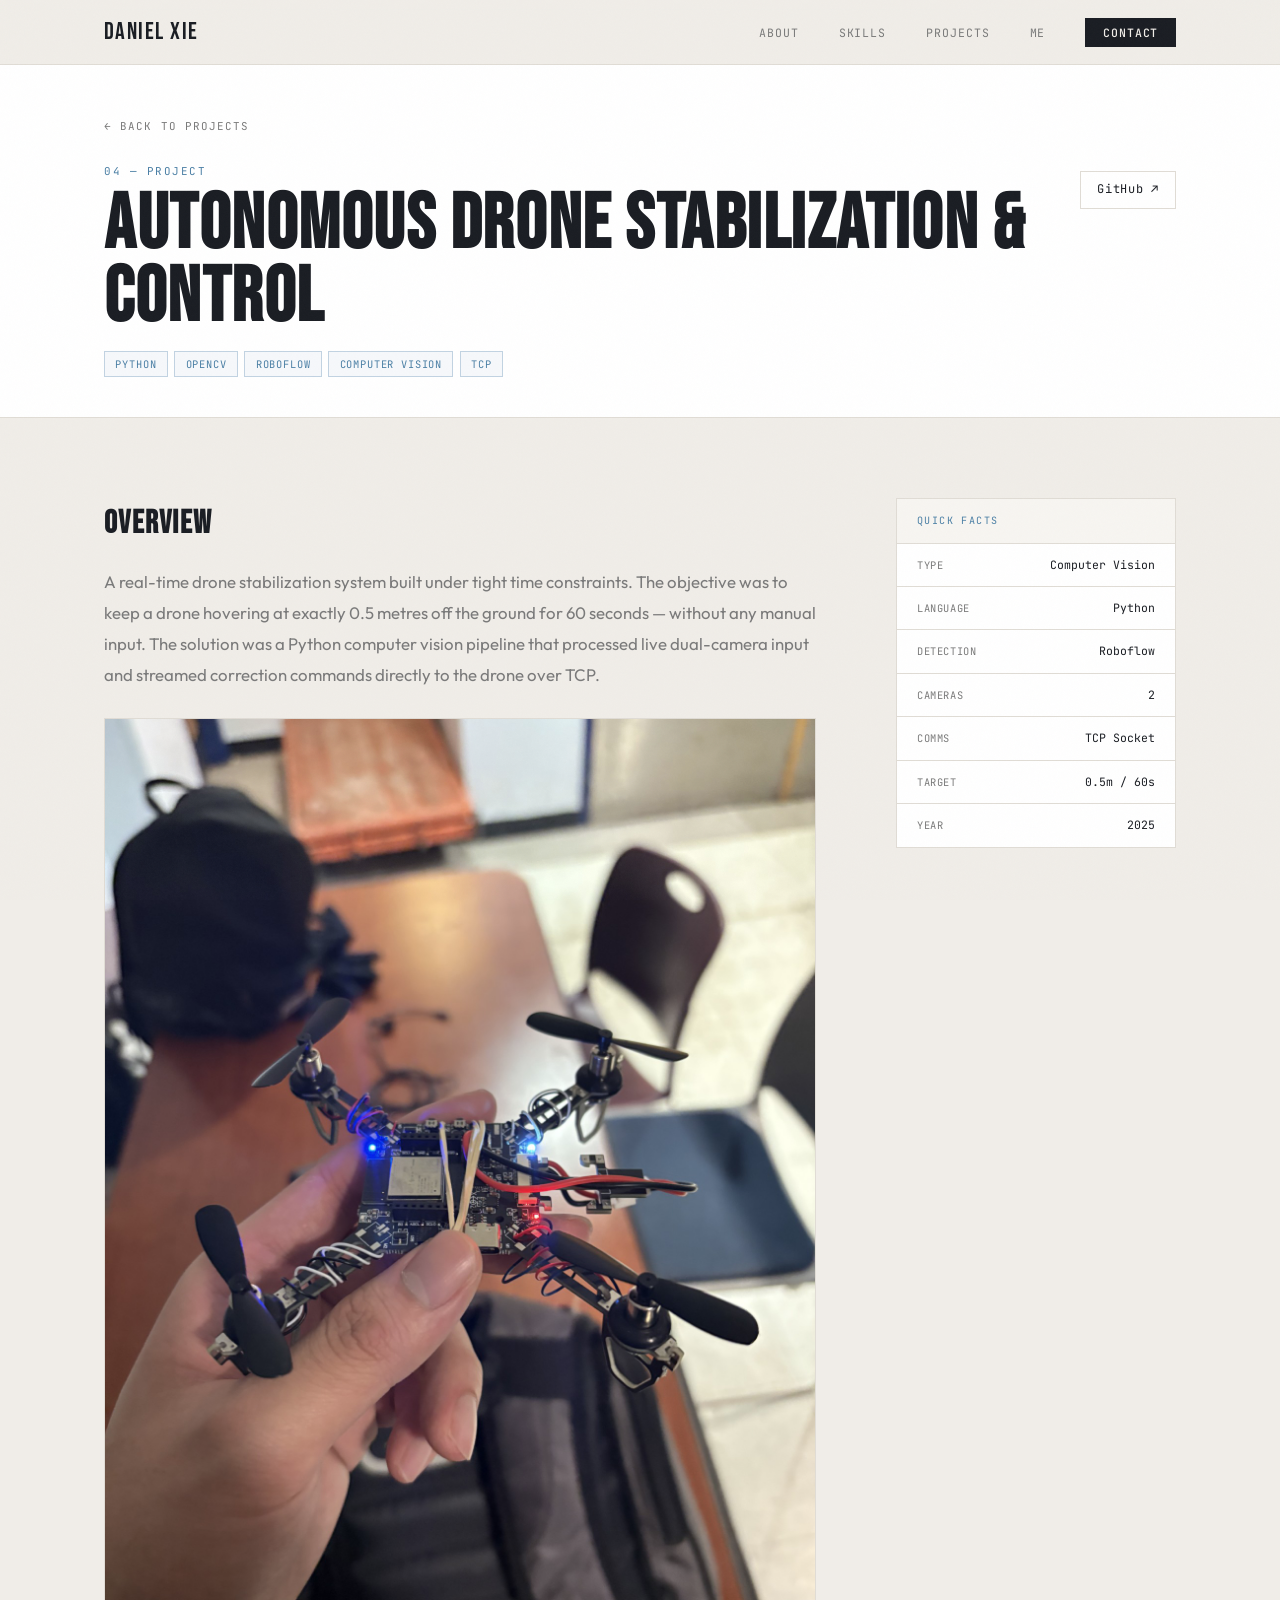
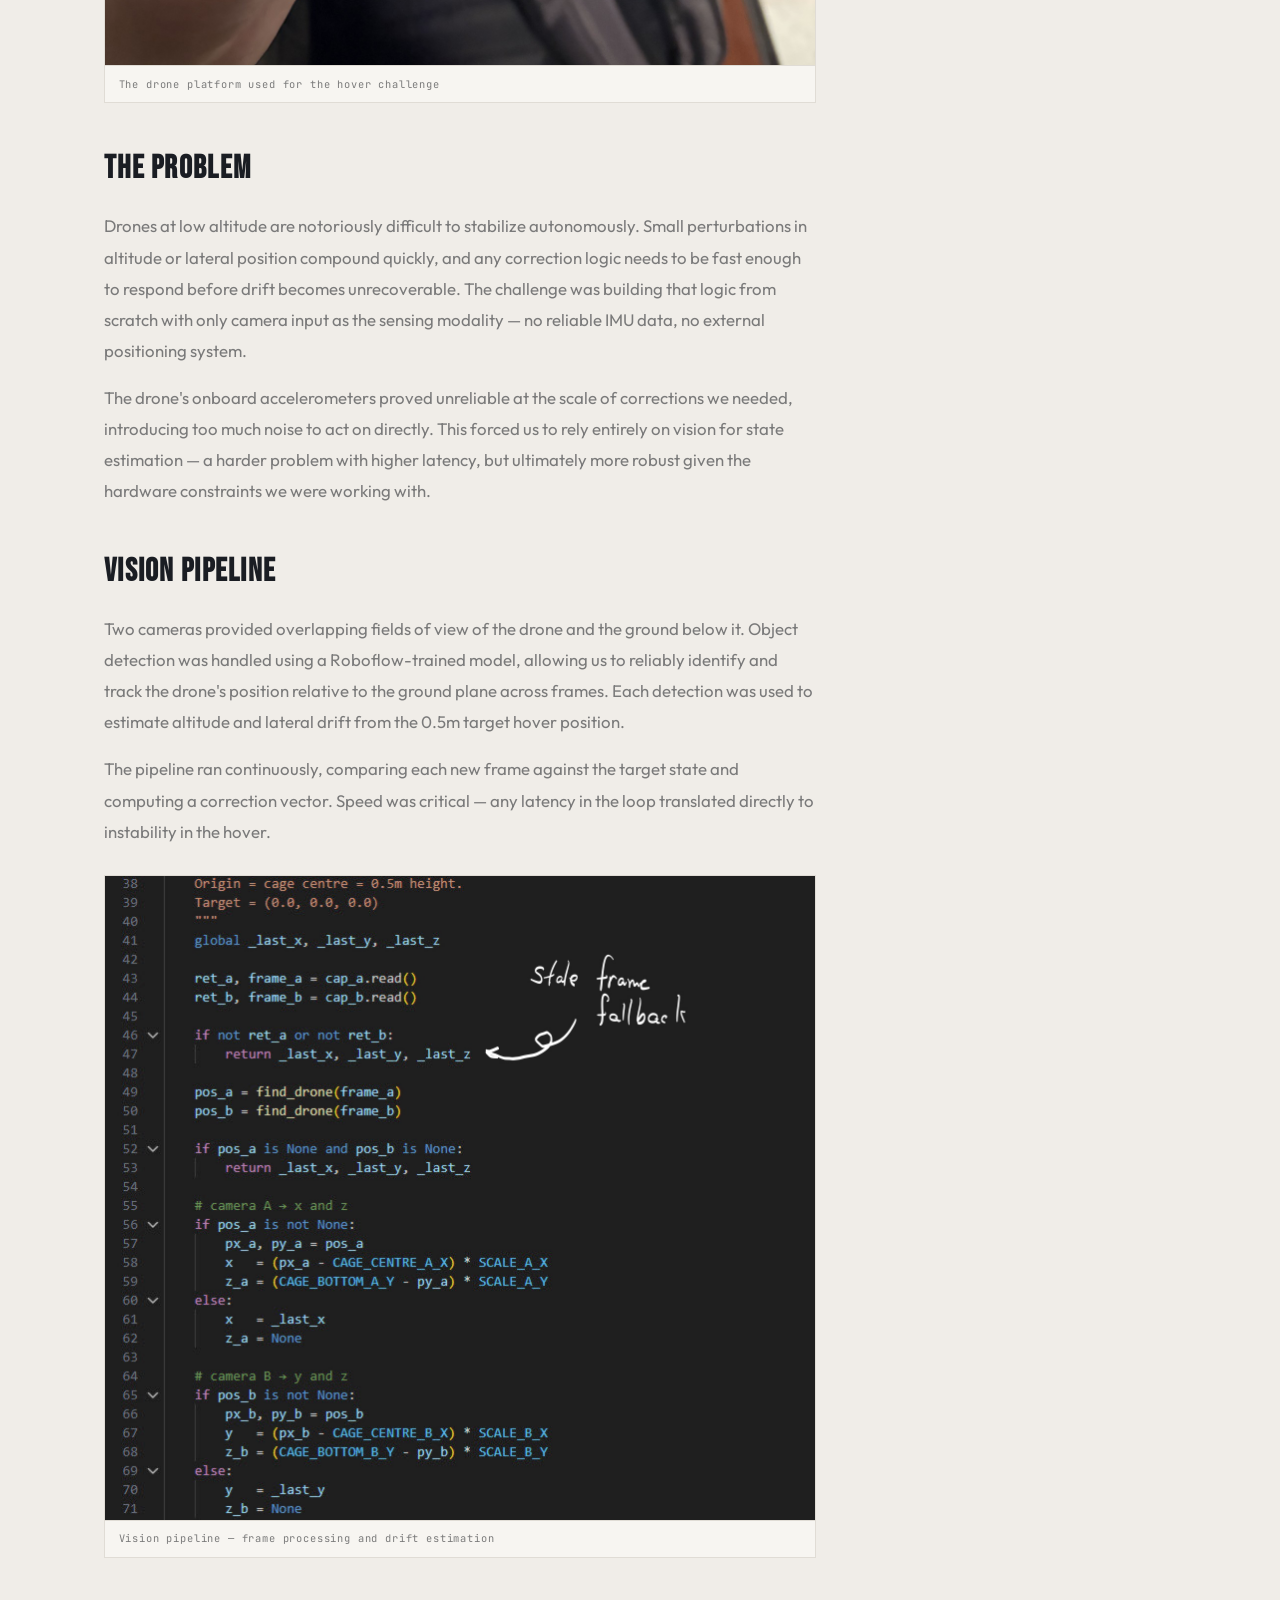
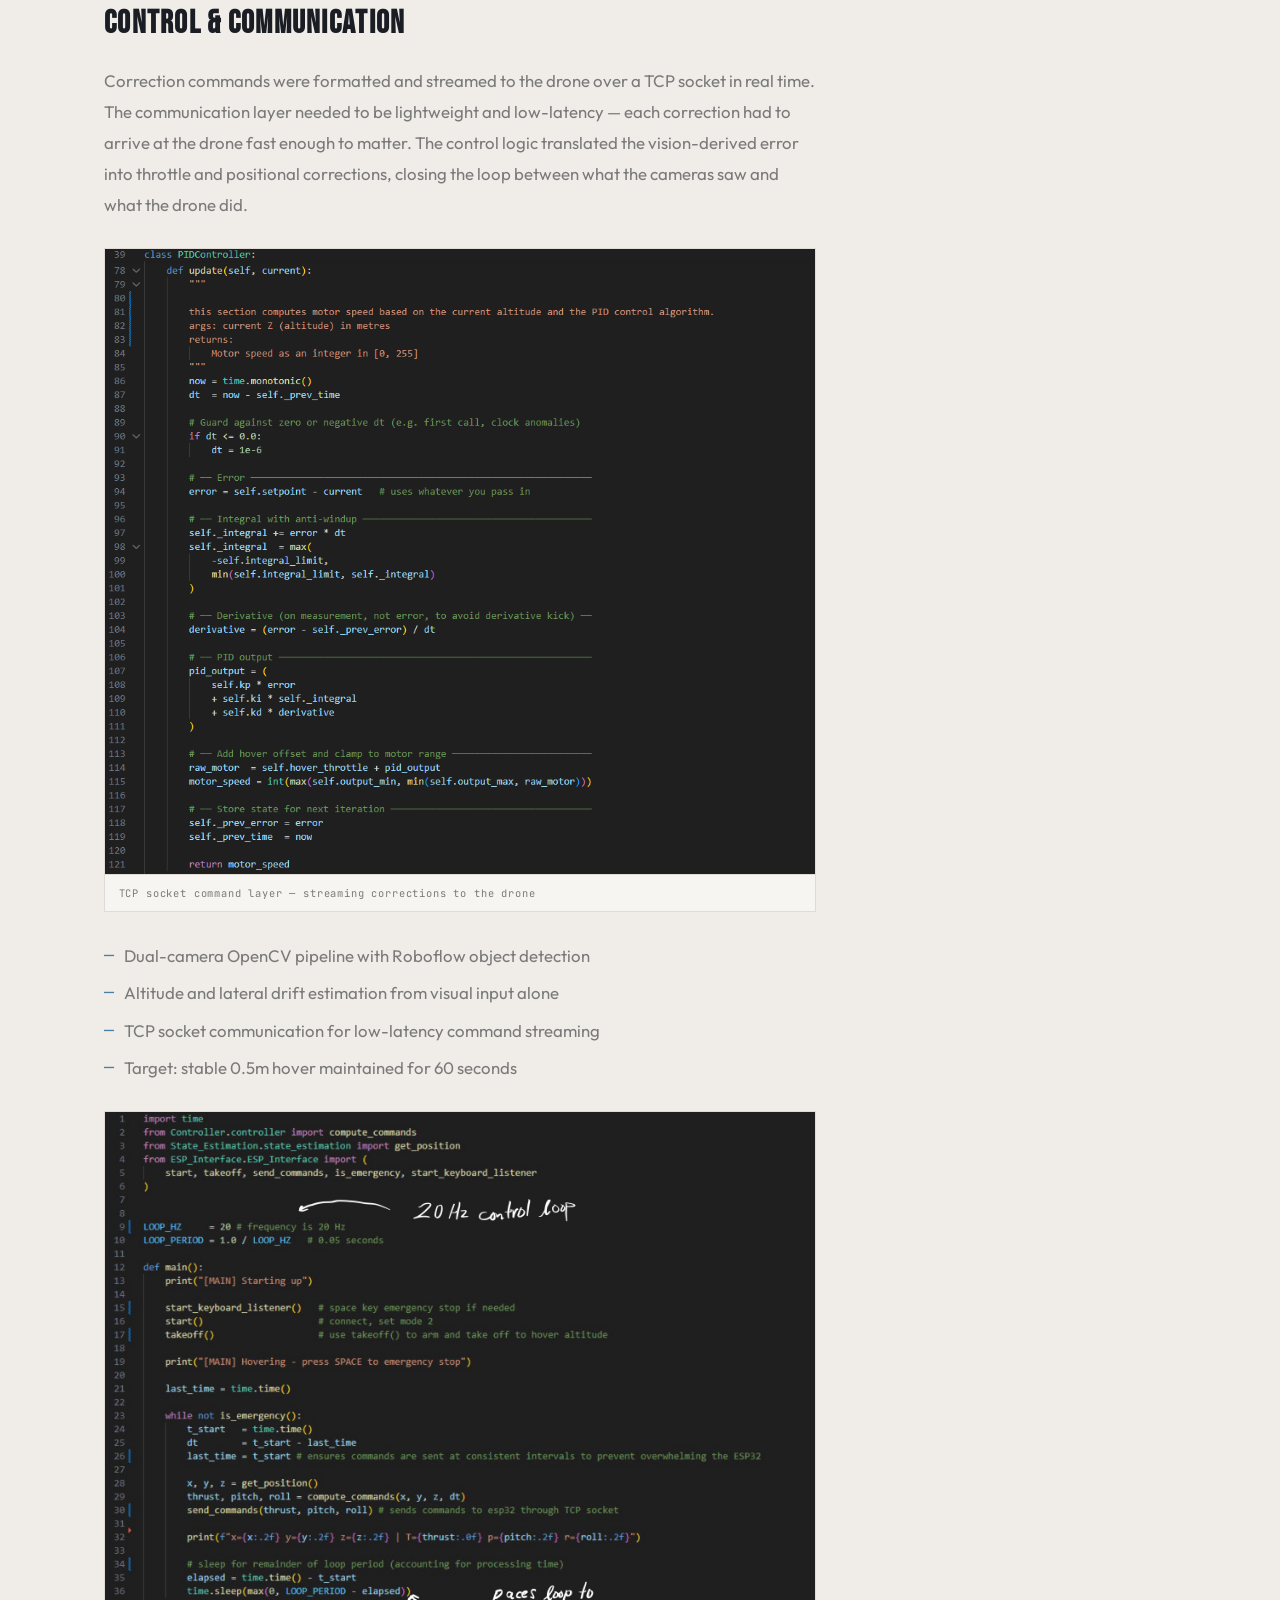
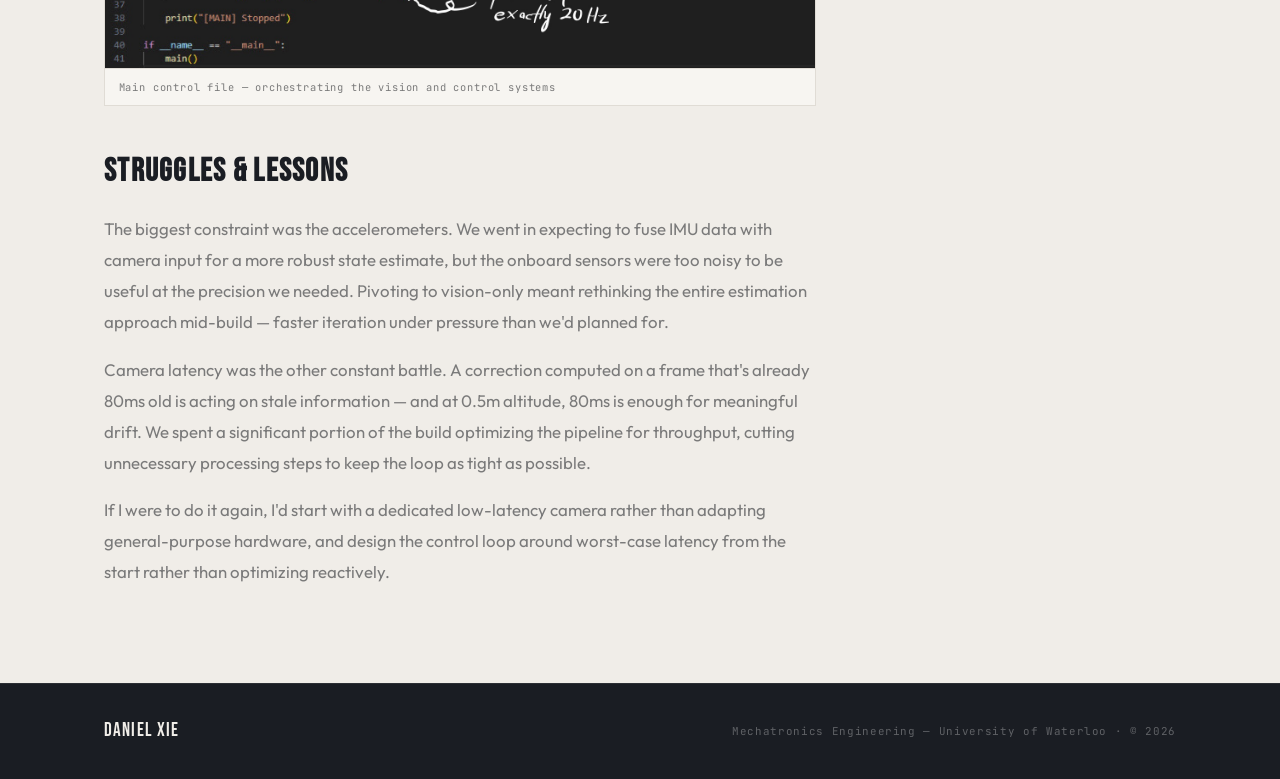
<file: projects/aerohacks.html>
<!DOCTYPE html>
<html lang="en">
<head>
  <meta charset="UTF-8"/>
  <meta name="viewport" content="width=device-width, initial-scale=1.0"/>
  <title>Drone Vision & Control — Daniel Xie</title>
  <link rel="preconnect" href="https://fonts.googleapis.com"/>
  <link href="https://fonts.googleapis.com/css2?family=Bebas+Neue&family=Outfit:wght@300;400;500;600&family=JetBrains+Mono:wght@400;500&display=swap" rel="stylesheet"/>
  <link rel="stylesheet" href="../style.css"/>
  <style>
    .proj-page { background: var(--bg); min-height: 100vh; padding-top: 64px; }

    .proj-header {
      background: var(--white);
      border-bottom: 1px solid var(--border);
      padding: 3rem 0 2.5rem;
    }
    .proj-header-inner {
      max-width: 1200px; margin: 0 auto; padding: 0 5%;
    }
    .proj-back {
      display: inline-flex; align-items: center; gap: 0.4rem;
      font-family: var(--fmono); font-size: 0.68rem;
      color: var(--muted); letter-spacing: 0.1em;
      text-transform: uppercase; margin-bottom: 1.75rem;
      transition: color 0.2s;
    }
    .proj-back:hover { color: var(--accent); }
    .proj-header-top {
      display: flex; align-items: flex-start;
      justify-content: space-between; gap: 2rem; flex-wrap: wrap;
    }
    .proj-header-left { flex: 1; }
    .proj-page-num {
      font-family: var(--fmono); font-size: 0.68rem;
      color: var(--accent); letter-spacing: 0.14em;
      text-transform: uppercase; margin-bottom: 0.5rem;
      display: block;
    }
    .proj-page-title {
      font-family: var(--fd);
      font-size: clamp(3rem, 6vw, 5.5rem);
      color: var(--text); line-height: 0.95;
      letter-spacing: 0.02em; margin-bottom: 1rem;
    }
    .proj-page-pills {
      display: flex; flex-wrap: wrap; gap: 0.4rem;
    }
    .proj-page-pills span {
      font-family: var(--fmono); font-size: 0.65rem;
      padding: 0.25rem 0.65rem; letter-spacing: 0.08em;
      text-transform: uppercase; border: 1px solid;
      color: var(--accent); border-color: rgba(74,127,165,0.3);
      background: rgba(74,127,165,0.05);
    }
    .proj-header-links {
      display: flex; flex-direction: column; gap: 0.5rem;
      padding-top: 0.5rem;
    }
    .proj-header-links a {
      display: inline-flex; align-items: center; gap: 0.5rem;
      font-family: var(--fmono); font-size: 0.75rem;
      color: var(--text); letter-spacing: 0.06em;
      border: 1px solid var(--border); padding: 0.5rem 1rem;
      transition: background 0.2s, color 0.2s;
      white-space: nowrap;
    }
    .proj-header-links a:hover {
      background: var(--text); color: var(--bg);
    }

    .proj-body-wrap {
      max-width: 1200px; margin: 0 auto;
      padding: 5rem 5%;
      display: grid;
      grid-template-columns: 1fr 280px;
      gap: 5rem;
      align-items: start;
    }

    .proj-writeup h2 {
      font-family: var(--fd);
      font-size: 2rem; letter-spacing: 0.04em;
      color: var(--text); margin-bottom: 1rem;
      margin-top: 2.5rem;
    }
    .proj-writeup h2:first-child { margin-top: 0; }
    .proj-writeup p {
      color: var(--muted); font-size: 1.05rem;
      line-height: 1.85; margin-bottom: 1rem;
    }
    .proj-writeup ul {
      list-style: none; margin-bottom: 1rem;
    }
    .proj-writeup ul li {
      color: var(--muted); font-size: 1.05rem;
      line-height: 1.85; padding-left: 1.25rem;
      position: relative; margin-bottom: 0.4rem;
    }
    .proj-writeup ul li::before {
      content: '—';
      position: absolute; left: 0;
      color: var(--accent); font-family: var(--fmono);
    }

    .proj-img-inline {
      width: 100%; margin: 1.75rem 0;
      overflow: hidden; border: 1px solid var(--border);
      background: var(--bg);
    }
    .proj-img-inline img {
      width: 100%; display: block; object-fit: cover;
      filter: saturate(0.92); transition: filter 0.3s;
    }
    .proj-img-inline:hover img { filter: saturate(1.05); }
    .proj-img-caption {
      font-family: var(--fmono); font-size: 0.65rem;
      color: var(--muted); letter-spacing: 0.08em;
      padding: 0.6rem 0.85rem;
      border-top: 1px solid var(--border);
      background: var(--cream);
    }
    .proj-img-pair {
      display: grid; grid-template-columns: 1fr 1fr;
      gap: 1px; margin: 1.75rem 0;
      border: 1px solid var(--border); background: var(--border);
    }
    .proj-img-pair .proj-img-inline { margin: 0; border: none; }

    .proj-sidebar {
      position: sticky; top: 84px;
      display: flex; flex-direction: column; gap: 1.5rem;
    }
    .proj-sidebar-block {
      border: 1px solid var(--border); background: var(--white);
    }
    .proj-sidebar-title {
      font-family: var(--fmono); font-size: 0.63rem;
      color: var(--accent); letter-spacing: 0.14em;
      text-transform: uppercase; padding: 0.85rem 1.25rem;
      border-bottom: 1px solid var(--border); background: var(--cream);
    }
    .proj-sidebar-row {
      display: flex; justify-content: space-between;
      align-items: baseline; padding: 0.75rem 1.25rem;
      border-bottom: 1px solid var(--border); gap: 1rem;
    }
    .proj-sidebar-row:last-child { border-bottom: none; }
    .proj-sidebar-key {
      font-family: var(--fmono); font-size: 0.65rem;
      color: var(--muted); letter-spacing: 0.06em;
      text-transform: uppercase; white-space: nowrap;
    }
    .proj-sidebar-val {
      font-family: var(--fmono); font-size: 0.72rem;
      color: var(--text); text-align: right;
    }

    @media (max-width: 900px) {
      .proj-body-wrap { grid-template-columns: 1fr; gap: 3rem; }
      .proj-sidebar { position: static; }
    }
    @media (max-width: 600px) {
      .proj-img-pair { grid-template-columns: 1fr; }
      .proj-header-top { flex-direction: column; }
    }
  </style>
</head>
<body>

  <div class="noise"></div>

  <nav id="nav">
    <div class="nav-inner">
      <a href="../index.html" class="nav-name">Daniel Xie</a>
      <ul class="nav-links">
        <li><a href="../index.html#about">About</a></li>
        <li><a href="../index.html#skills">Skills</a></li>
        <li><a href="../index.html#projects">Projects</a></li>
        <li><a href="../index.html#engineer">Me</a></li>
        <li><a href="../index.html#contact" class="nav-hire">Contact</a></li>
      </ul>
      <button class="burger" id="burger"><span></span><span></span></button>
    </div>
  </nav>

  <div class="proj-page">

    <div class="proj-header">
      <div class="proj-header-inner">
        <a href="../index.html#projects" class="proj-back">← Back to projects</a>
        <div class="proj-header-top">
          <div class="proj-header-left">
            <span class="proj-page-num">04 — Project</span>
            <h1 class="proj-page-title">Autonomous Drone Stabilization & Control</h1>
            <div class="proj-page-pills">
              <span>Python</span>
              <span>OpenCV</span>
              <span>Roboflow</span>
              <span>Computer Vision</span>
              <span>TCP</span>
            </div>
          </div>
          <div class="proj-header-links">
            <a href="https://github.com/DanielXie0348/mcgillaerohacks" target="_blank">GitHub ↗</a>
          </div>
        </div>
      </div>
    </div>

    <div class="proj-body-wrap">

      <div class="proj-writeup">

        <h2>Overview</h2>
        <p>
          A real-time drone stabilization system built under tight time constraints.
          The objective was to keep a drone hovering at exactly 0.5 metres off the
          ground for 60 seconds — without any manual input. The solution was a Python
          computer vision pipeline that processed live dual-camera input and streamed
          correction commands directly to the drone over TCP.
        </p>

        <div class="proj-img-inline">
          <img src="aerohacks-drone.jpg" alt="Drone setup"/>
          <div class="proj-img-caption">The drone platform used for the hover challenge</div>
        </div>

        <h2>The Problem</h2>
        <p>
          Drones at low altitude are notoriously difficult to stabilize autonomously.
          Small perturbations in altitude or lateral position compound quickly, and
          any correction logic needs to be fast enough to respond before drift becomes
          unrecoverable. The challenge was building that logic from scratch with only
          camera input as the sensing modality — no reliable IMU data, no external
          positioning system.
        </p>
        <p>
          The drone's onboard accelerometers proved unreliable at the scale of
          corrections we needed, introducing too much noise to act on directly.
          This forced us to rely entirely on vision for state estimation — a harder
          problem with higher latency, but ultimately more robust given the hardware
          constraints we were working with.
        </p>

        <h2>Vision Pipeline</h2>
        <p>
          Two cameras provided overlapping fields of view of the drone and the ground
          below it. Object detection was handled using a Roboflow-trained model,
          allowing us to reliably identify and track the drone's position relative to
          the ground plane across frames. Each detection was used to estimate altitude
          and lateral drift from the 0.5m target hover position.
        </p>
        <p>
          The pipeline ran continuously, comparing each new frame against the target
          state and computing a correction vector. Speed was critical — any latency
          in the loop translated directly to instability in the hover.
        </p>

        <div class="proj-img-inline">
          <img src="aerohacks-code1.jpg" alt="Vision pipeline code"/>
          <div class="proj-img-caption">Vision pipeline — frame processing and drift estimation</div>
        </div>

        <h2>Control & Communication</h2>
        <p>
          Correction commands were formatted and streamed to the drone over a TCP
          socket in real time. The communication layer needed to be lightweight and
          low-latency — each correction had to arrive at the drone fast enough to
          matter. The control logic translated the vision-derived error into throttle
          and positional corrections, closing the loop between what the cameras saw
          and what the drone did.
        </p>

        <div class="proj-img-inline">
          <img src="aerohacks-code2.jpg" alt="TCP control code"/>
          <div class="proj-img-caption">TCP socket command layer — streaming corrections to the drone</div>
        </div>

        <ul>
          <li>Dual-camera OpenCV pipeline with Roboflow object detection</li>
          <li>Altitude and lateral drift estimation from visual input alone</li>
          <li>TCP socket communication for low-latency command streaming</li>
          <li>Target: stable 0.5m hover maintained for 60 seconds</li>
        </ul>
        
        <div class="proj-img-inline">
          <img src="aerohacks-code3.jpg" alt="Main File"/>
          <div class="proj-img-caption">Main control file — orchestrating the vision and control systems</div>
        </div>

        <h2>Struggles & Lessons</h2>
        <p>
          The biggest constraint was the accelerometers. We went in expecting to fuse
          IMU data with camera input for a more robust state estimate, but the onboard
          sensors were too noisy to be useful at the precision we needed. Pivoting to
          vision-only meant rethinking the entire estimation approach mid-build —
          faster iteration under pressure than we'd planned for.
        </p>
        <p>
          Camera latency was the other constant battle. A correction computed on a
          frame that's already 80ms old is acting on stale information — and at
          0.5m altitude, 80ms is enough for meaningful drift. We spent a significant
          portion of the build optimizing the pipeline for throughput, cutting
          unnecessary processing steps to keep the loop as tight as possible.
        </p>
        <p>
          If I were to do it again, I'd start with a dedicated low-latency camera
          rather than adapting general-purpose hardware, and design the control
          loop around worst-case latency from the start rather than optimizing
          reactively.
        </p>

      </div>

      <div class="proj-sidebar">
        <div class="proj-sidebar-block">
          <div class="proj-sidebar-title">Quick Facts</div>
          <div class="proj-sidebar-row">
            <span class="proj-sidebar-key">Type</span>
            <span class="proj-sidebar-val">Computer Vision</span>
          </div>
          <div class="proj-sidebar-row">
            <span class="proj-sidebar-key">Language</span>
            <span class="proj-sidebar-val">Python</span>
          </div>
          <div class="proj-sidebar-row">
            <span class="proj-sidebar-key">Detection</span>
            <span class="proj-sidebar-val">Roboflow</span>
          </div>
          <div class="proj-sidebar-row">
            <span class="proj-sidebar-key">Cameras</span>
            <span class="proj-sidebar-val">2</span>
          </div>
          <div class="proj-sidebar-row">
            <span class="proj-sidebar-key">Comms</span>
            <span class="proj-sidebar-val">TCP Socket</span>
          </div>
          <div class="proj-sidebar-row">
            <span class="proj-sidebar-key">Target</span>
            <span class="proj-sidebar-val">0.5m / 60s</span>
          </div>
          <div class="proj-sidebar-row">
            <span class="proj-sidebar-key">Year</span>
            <span class="proj-sidebar-val">2025</span>
          </div>
        </div>
      </div>

    </div>

  </div>

  <footer>
    <div class="container footer-row">
      <span class="footer-name">Daniel Xie</span>
      <span class="footer-copy">Mechatronics Engineering — University of Waterloo · © 2026</span>
    </div>
  </footer>

  <script>
    const burger = document.getElementById('burger');
    const mobileMenu = document.getElementById('mobile-menu');
    if (burger && mobileMenu) burger.addEventListener('click', () => mobileMenu.classList.toggle('open'));
  </script>

</body>
</html>
</file>
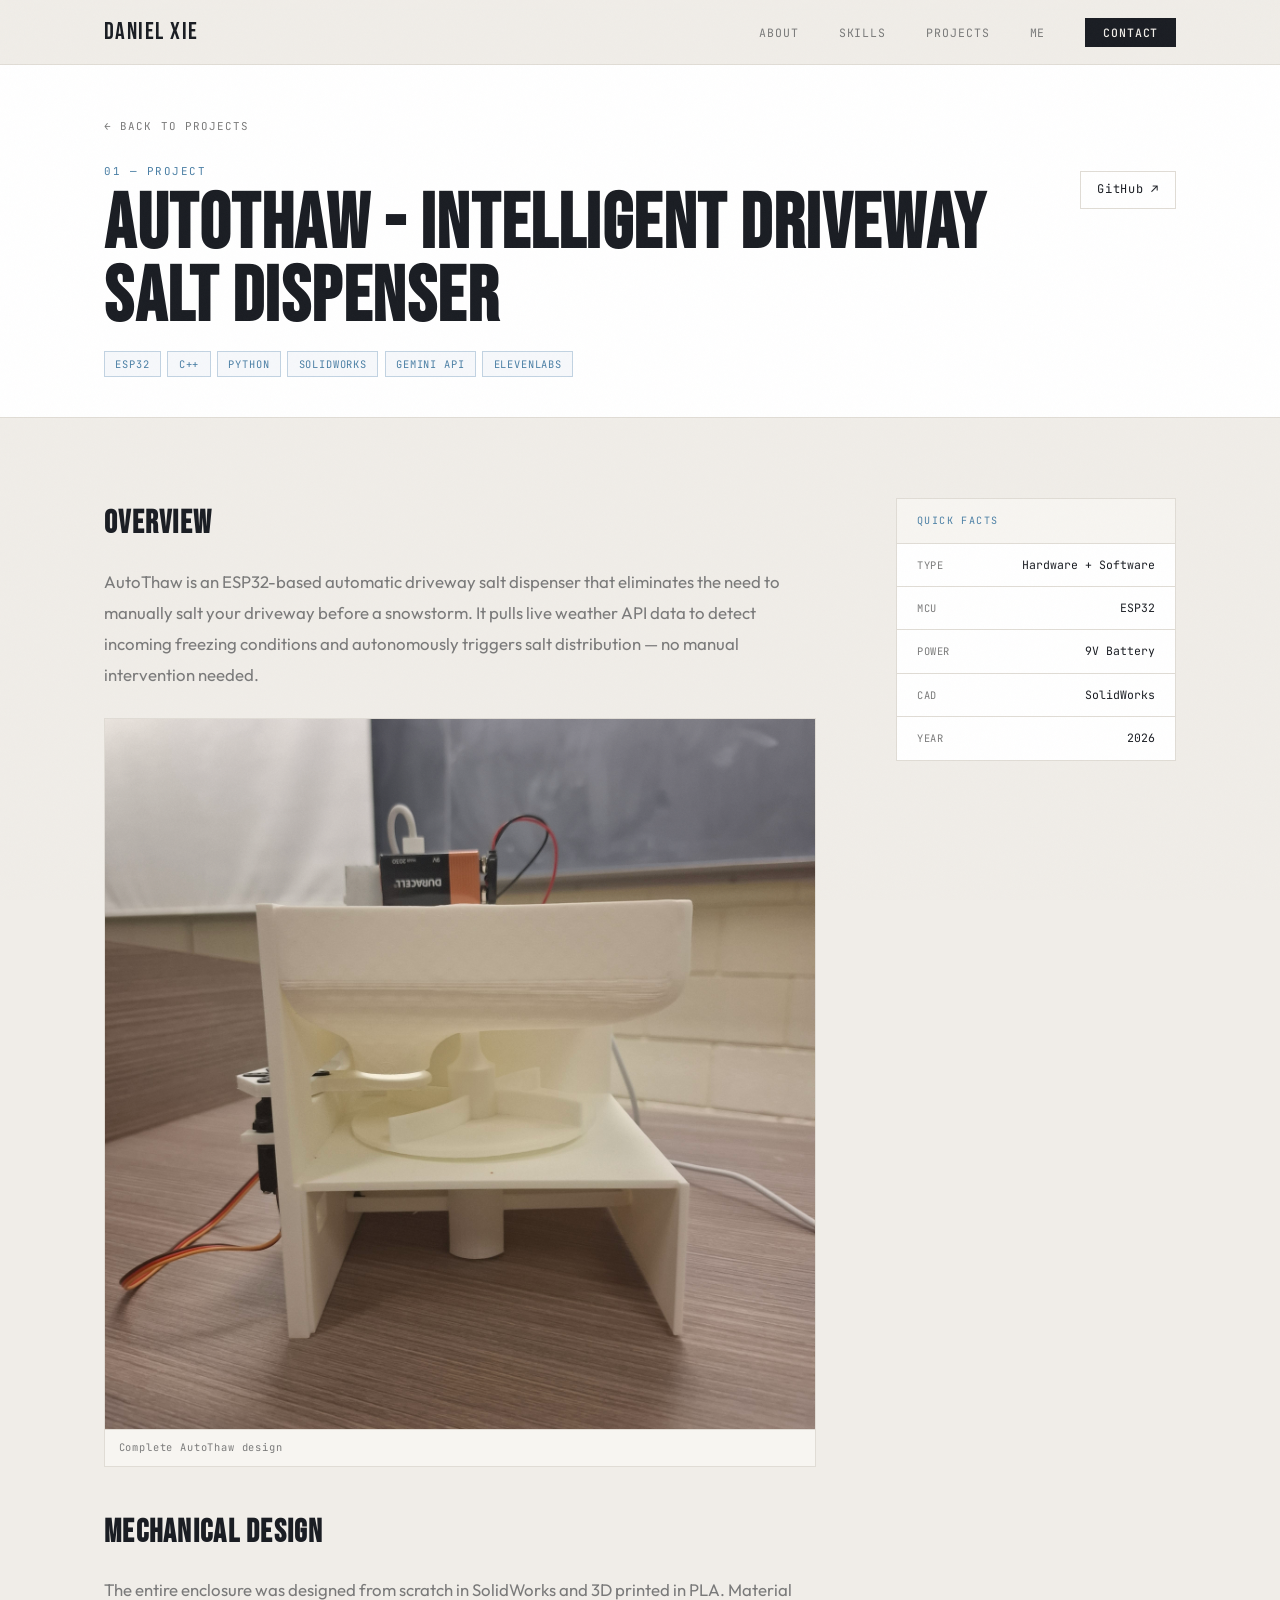
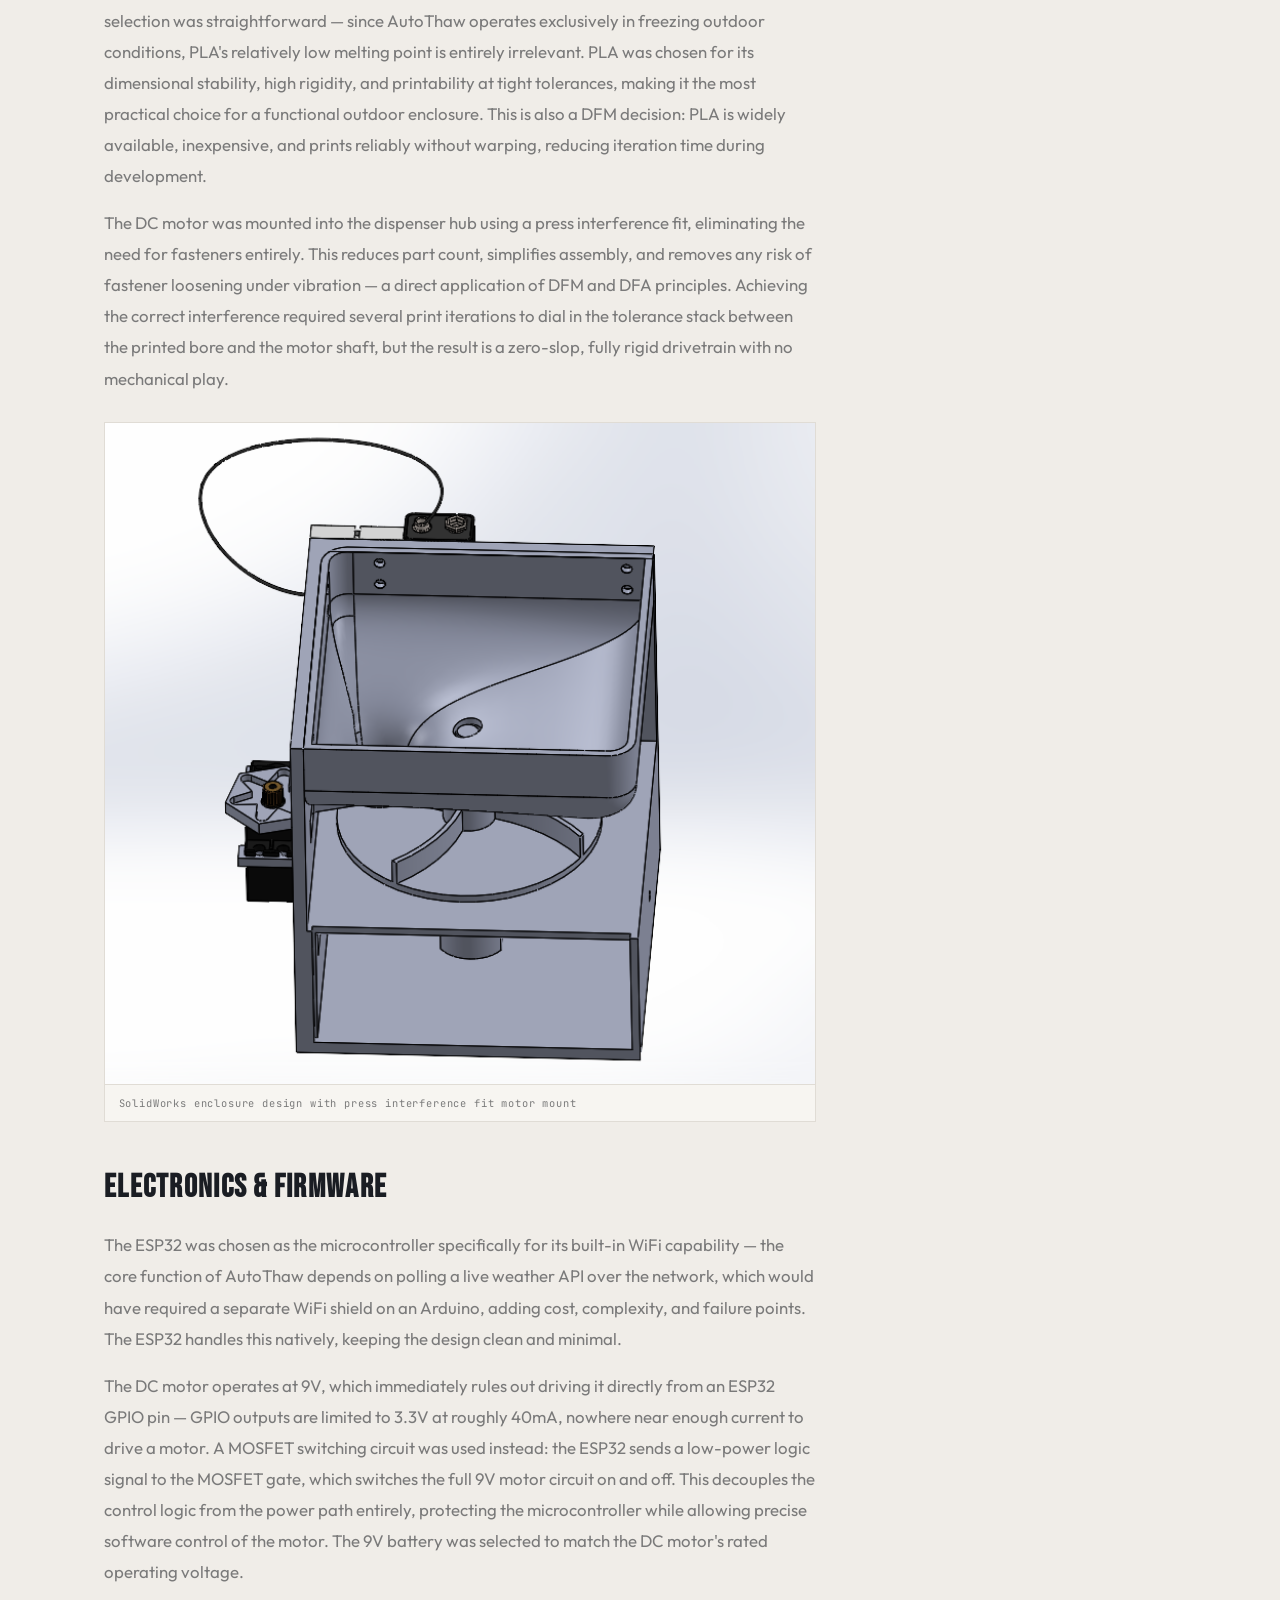
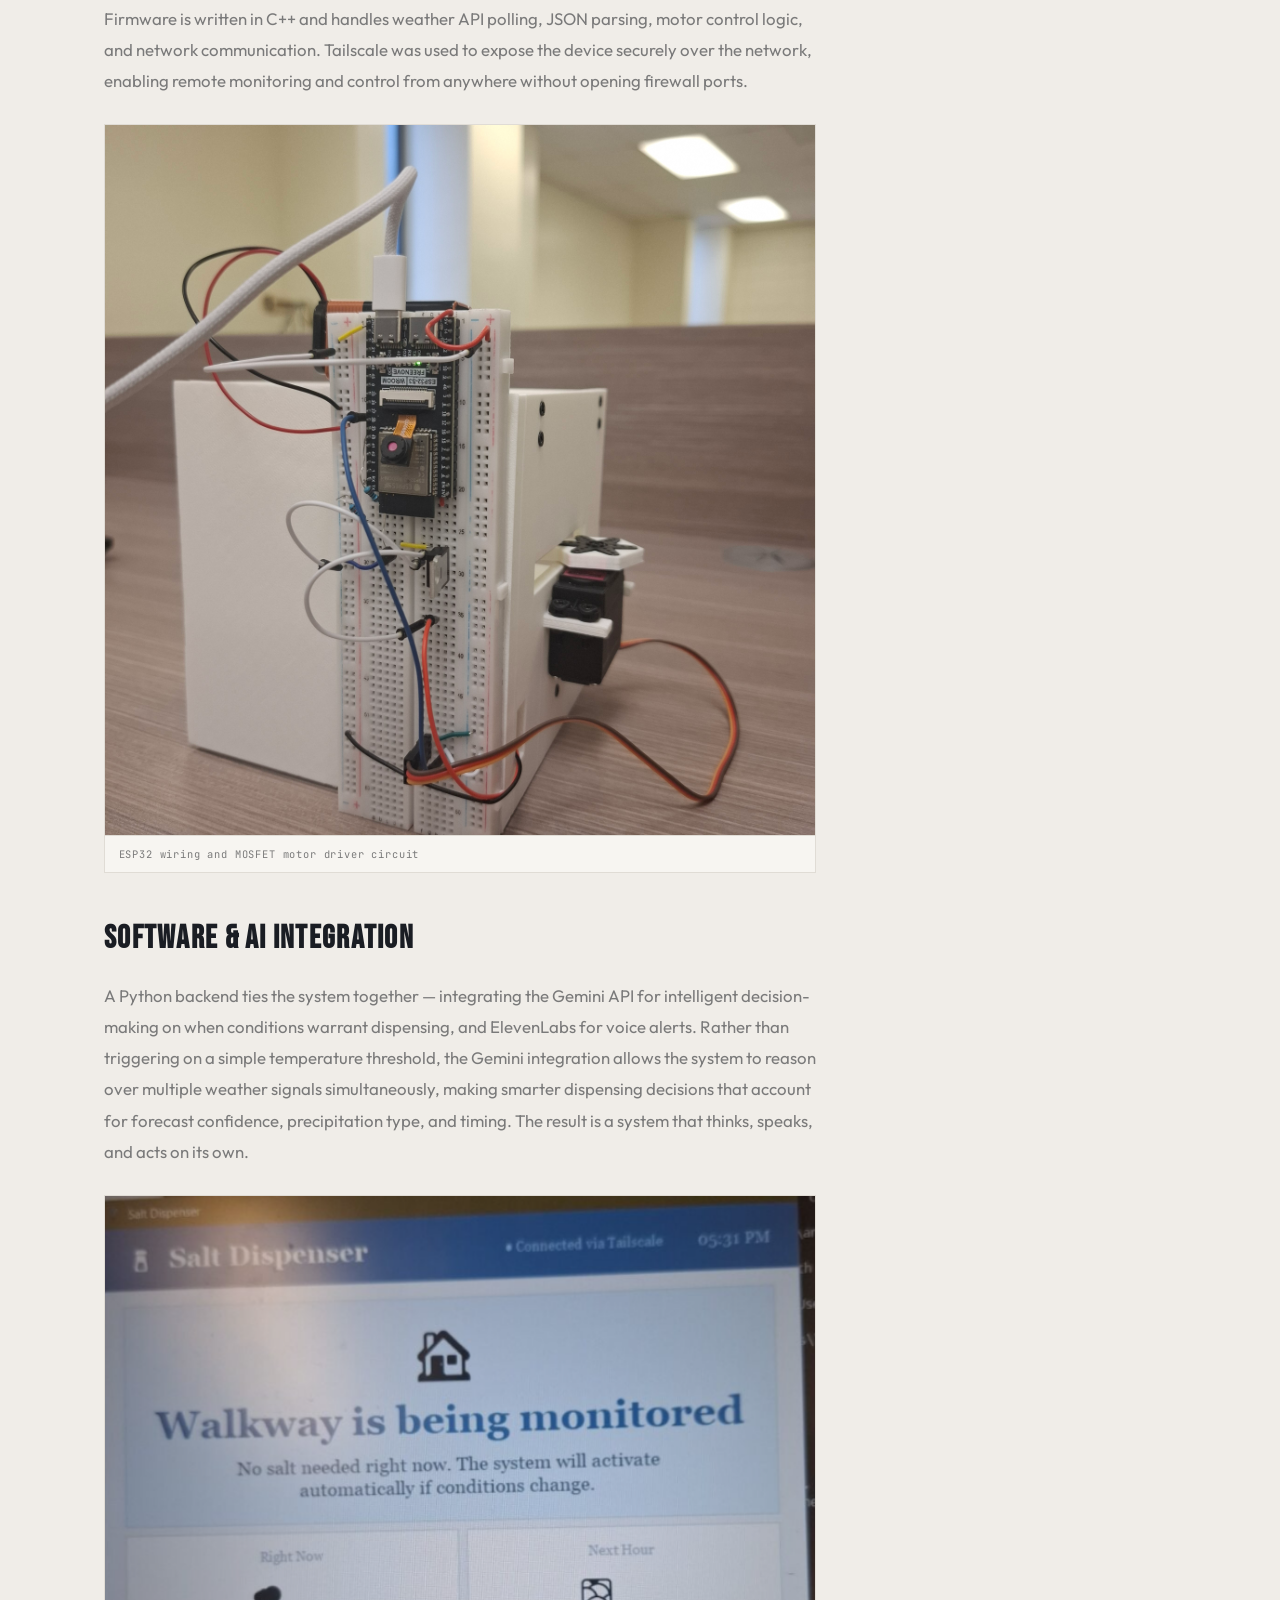
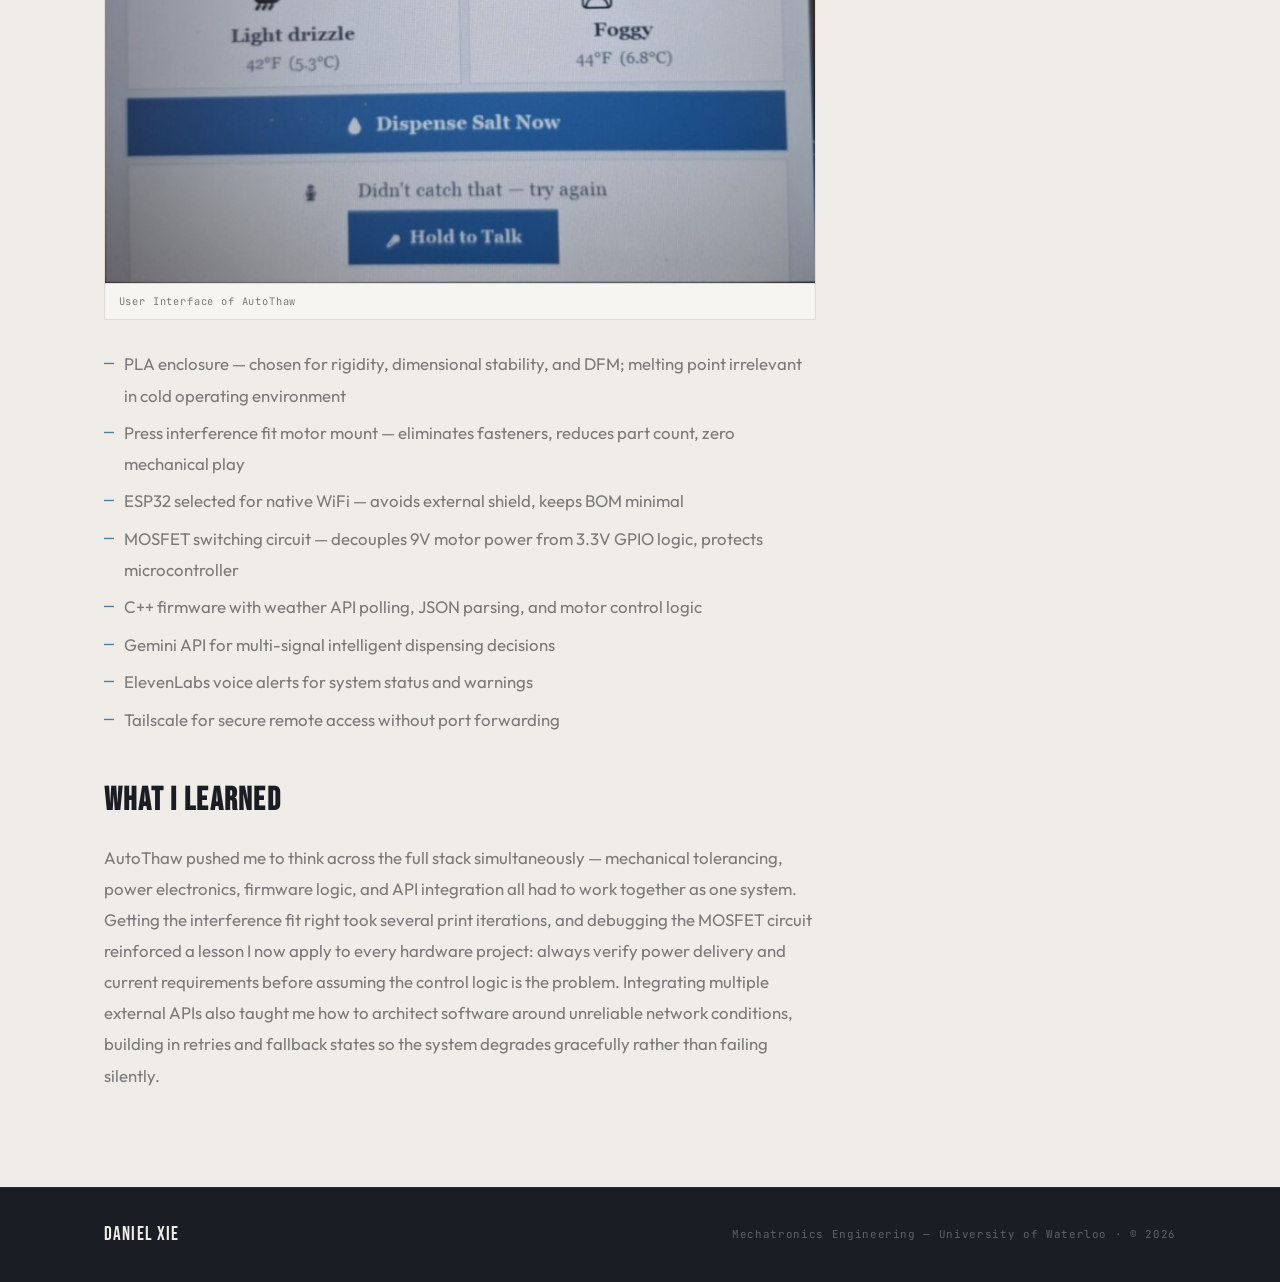
<file: projects/autothaw.html>
<!DOCTYPE html>
<html lang="en">
<head>
  <meta charset="UTF-8"/>
  <meta name="viewport" content="width=device-width, initial-scale=1.0"/>
  <title>AutoThaw — Daniel Xie</title>
  <link rel="preconnect" href="https://fonts.googleapis.com"/>
  <link href="https://fonts.googleapis.com/css2?family=Bebas+Neue&family=Outfit:wght@300;400;500;600&family=JetBrains+Mono:wght@400;500&display=swap" rel="stylesheet"/>
  <link rel="stylesheet" href="../style.css"/>
  <style>
    .proj-page { background: var(--bg); min-height: 100vh; padding-top: 64px; }

    /* HEADER */
    .proj-header {
      background: var(--white);
      border-bottom: 1px solid var(--border);
      padding: 3rem 0 2.5rem;
    }
    .proj-header-inner {
      max-width: 1200px; margin: 0 auto; padding: 0 5%;
    }
    .proj-back {
      display: inline-flex; align-items: center; gap: 0.4rem;
      font-family: var(--fmono); font-size: 0.68rem;
      color: var(--muted); letter-spacing: 0.1em;
      text-transform: uppercase; margin-bottom: 1.75rem;
      transition: color 0.2s;
    }
    .proj-back:hover { color: var(--accent); }
    .proj-header-top {
      display: flex; align-items: flex-start;
      justify-content: space-between; gap: 2rem; flex-wrap: wrap;
    }
    .proj-header-left { flex: 1; }
    .proj-page-num {
      font-family: var(--fmono); font-size: 0.68rem;
      color: var(--accent); letter-spacing: 0.14em;
      text-transform: uppercase; margin-bottom: 0.5rem;
      display: block;
    }
    .proj-page-title {
      font-family: var(--fd);
      font-size: clamp(3rem, 6vw, 5.5rem);
      color: var(--text); line-height: 0.95;
      letter-spacing: 0.02em; margin-bottom: 1rem;
    }
    .proj-page-pills {
      display: flex; flex-wrap: wrap; gap: 0.4rem;
    }
    .proj-page-pills span {
      font-family: var(--fmono); font-size: 0.65rem;
      padding: 0.25rem 0.65rem; letter-spacing: 0.08em;
      text-transform: uppercase; border: 1px solid;
      color: var(--accent); border-color: rgba(74,127,165,0.3);
      background: rgba(74,127,165,0.05);
    }
    .proj-header-links {
      display: flex; flex-direction: column; gap: 0.5rem;
      padding-top: 0.5rem;
    }
    .proj-header-links a {
      display: inline-flex; align-items: center; gap: 0.5rem;
      font-family: var(--fmono); font-size: 0.75rem;
      color: var(--text); letter-spacing: 0.06em;
      border: 1px solid var(--border); padding: 0.5rem 1rem;
      transition: background 0.2s, color 0.2s;
      white-space: nowrap;
    }
    .proj-header-links a:hover {
      background: var(--text); color: var(--bg);
    }

    /* PHOTO SLIDER */
        .proj-slider {
      width: 100%;
      border-bottom: 1px solid var(--border);
      background: var(--bg2);
    }
    .proj-slides-wrap {
      width: 100%;
      overflow: hidden;
      height: 480px;
    }
    .proj-slides-track {
      display: flex;
      height: 100%;
      transition: transform 0.5s ease;
    }
    .proj-slides-track img {
      flex: 0 0 50%;
      width: 50%;
      height: 100%;
      object-fit: cover;
      display: block;
      filter: saturate(0.92);
      border-right: 1px solid var(--border);
    }
    .proj-slides-track img:last-child { border-right: none; }
    .proj-slider-controls {
      display: flex; align-items: center;
      justify-content: space-between;
      padding: 0.85rem 5%;
      border-top: 1px solid var(--border);
      background: var(--white);
    }
    .proj-slider-controls button {
      width: 36px; height: 36px;
      background: var(--bg); border: 1px solid var(--border);
      color: var(--text); font-family: var(--fmono);
      font-size: 0.9rem; cursor: pointer;
      display: flex; align-items: center; justify-content: center;
      transition: background 0.2s;
    }
    .proj-slider-controls button:hover { background: var(--text); color: var(--bg); }
    .ps-counter {
      font-family: var(--fmono); font-size: 0.65rem;
      color: var(--muted); letter-spacing: 0.1em;
    }
    @media (max-width: 600px) {
      .proj-slides-wrap { height: 260px; }
      .proj-slides-track img { flex: 0 0 100%; width: 100%; }
    }

    /* BODY */
    .proj-body-wrap {
      max-width: 1200px; margin: 0 auto;
      padding: 5rem 5%;
      display: grid;
      grid-template-columns: 1fr 280px;
      gap: 5rem;
      align-items: start;
    }

    /* WRITE-UP */
    .proj-writeup h2 {
      font-family: var(--fd);
      font-size: 2rem; letter-spacing: 0.04em;
      color: var(--text); margin-bottom: 1rem;
      margin-top: 2.5rem;
    }
    .proj-writeup h2:first-child { margin-top: 0; }
    .proj-writeup p {
      color: var(--muted); font-size: 1.05rem;
      line-height: 1.85; margin-bottom: 1rem;
    }
    .proj-writeup ul {
      list-style: none; margin-bottom: 1rem;
    }
    .proj-writeup ul li {
      color: var(--muted); font-size: 1.05rem;
      line-height: 1.85; padding-left: 1.25rem;
      position: relative; margin-bottom: 0.4rem;
    }
    .proj-writeup ul li::before {
      content: '—';
      position: absolute; left: 0;
      color: var(--accent); font-family: var(--fmono);
    }

    /* INLINE IMAGES */
    .proj-img-inline {
      width: 100%;
      margin: 1.75rem 0;
      overflow: hidden;
      border: 1px solid var(--border);
      background: var(--bg);
    }
    .proj-img-inline img {
      width: 100%; display: block;
      object-fit: cover;
      filter: saturate(0.92);
      transition: filter 0.3s;
    }
    .proj-img-inline:hover img { filter: saturate(1.05); }
    .proj-img-caption {
      font-family: var(--fmono);
      font-size: 0.65rem;
      color: var(--muted);
      letter-spacing: 0.08em;
      padding: 0.6rem 0.85rem;
      border-top: 1px solid var(--border);
      background: var(--cream);
    }
    .proj-img-pair {
      display: grid;
      grid-template-columns: 1fr 1fr;
      gap: 1px;
      margin: 1.75rem 0;
      border: 1px solid var(--border);
      background: var(--border);
    }
    .proj-img-pair .proj-img-inline {
      margin: 0;
      border: none;
    }

    /* SIDEBAR */
    .proj-sidebar {
      position: sticky; top: 84px;
      display: flex; flex-direction: column; gap: 1.5rem;
    }
    .proj-sidebar-block {
      border: 1px solid var(--border);
      background: var(--white);
    }
    .proj-sidebar-title {
      font-family: var(--fmono); font-size: 0.63rem;
      color: var(--accent); letter-spacing: 0.14em;
      text-transform: uppercase; padding: 0.85rem 1.25rem;
      border-bottom: 1px solid var(--border);
      background: var(--cream);
    }
    .proj-sidebar-row {
      display: flex; justify-content: space-between;
      align-items: baseline;
      padding: 0.75rem 1.25rem;
      border-bottom: 1px solid var(--border);
      gap: 1rem;
    }
    .proj-sidebar-row:last-child { border-bottom: none; }
    .proj-sidebar-key {
      font-family: var(--fmono); font-size: 0.65rem;
      color: var(--muted); letter-spacing: 0.06em;
      text-transform: uppercase; white-space: nowrap;
    }
    .proj-sidebar-val {
      font-family: var(--fmono); font-size: 0.72rem;
      color: var(--text); text-align: right;
    }

    @media (max-width: 900px) {
      .proj-body-wrap { grid-template-columns: 1fr; gap: 3rem; }
      .proj-sidebar { position: static; }
    }
    @media (max-width: 600px) {
      .proj-slides { height: 260px; }
      .proj-img-pair { grid-template-columns: 1fr; }
      .proj-header-top { flex-direction: column; }
    }
  </style>
</head>
<body>

  <div class="noise"></div>

  <nav id="nav">
    <div class="nav-inner">
      <a href="../index.html" class="nav-name">Daniel Xie</a>
      <ul class="nav-links">
        <li><a href="../index.html#about">About</a></li>
        <li><a href="../index.html#skills">Skills</a></li>
        <li><a href="../index.html#projects">Projects</a></li>
        <li><a href="../index.html#engineer">Me</a></li>
        <li><a href="../index.html#contact" class="nav-hire">Contact</a></li>
      </ul>
      <button class="burger" id="burger"><span></span><span></span></button>
    </div>
  </nav>

  <div class="proj-page">

    <!-- HEADER -->
    <div class="proj-header">
      <div class="proj-header-inner">
        <a href="../index.html#projects" class="proj-back">← Back to projects</a>
        <div class="proj-header-top">
          <div class="proj-header-left">
            <span class="proj-page-num">01 — Project</span>
            <h1 class="proj-page-title">AutoThaw - Intelligent Driveway Salt Dispenser</h1>
            <div class="proj-page-pills">
              <span>ESP32</span>
              <span>C++</span>
              <span>Python</span>
              <span>SolidWorks</span>
              <span>Gemini API</span>
              <span>ElevenLabs</span>
            </div>
          </div>
          <div class="proj-header-links">
            <a href="https://github.com/DanielXie0348/automatic-salt-dispenser" target="_blank">GitHub ↗</a>
          </div>
        </div>
      </div>
    </div>

    <!-- BODY -->
    <div class="proj-body-wrap">

      <div class="proj-writeup">

  <h2>Overview</h2>
  <p>
    AutoThaw is an ESP32-based automatic driveway salt dispenser that eliminates the need to
    manually salt your driveway before a snowstorm. It pulls live weather API data to detect
    incoming freezing conditions and autonomously triggers salt distribution — no manual
    intervention needed.
  </p>

  <div class="proj-img-inline">
    <img src="autothaw-design.jpg" alt="AutoThaw design"/>
    <div class="proj-img-caption">Complete AutoThaw design</div>
  </div>

  <h2>Mechanical Design</h2>
  <p>
    The entire enclosure was designed from scratch in SolidWorks and 3D printed in PLA.
    Material selection was straightforward — since AutoThaw operates exclusively in freezing
    outdoor conditions, PLA's relatively low melting point is entirely irrelevant. PLA was
    chosen for its dimensional stability, high rigidity, and printability at tight tolerances,
    making it the most practical choice for a functional outdoor enclosure. This is also a
    DFM decision: PLA is widely available, inexpensive, and prints reliably without warping,
    reducing iteration time during development.
  </p>
  <p>
    The DC motor was mounted into the dispenser hub using a press interference fit, eliminating
    the need for fasteners entirely. This reduces part count, simplifies assembly, and removes
    any risk of fastener loosening under vibration — a direct application of DFM and DFA
    principles. Achieving the correct interference required several print iterations to dial in
    the tolerance stack between the printed bore and the motor shaft, but the result is a
    zero-slop, fully rigid drivetrain with no mechanical play.
  </p>

  <div class="proj-img-inline">
    <img src="autothaw-cad2.jpg" alt="SolidWorks enclosure design"/>
    <div class="proj-img-caption">SolidWorks enclosure design with press interference fit motor mount</div>
  </div>

  <h2>Electronics & Firmware</h2>
  <p>
    The ESP32 was chosen as the microcontroller specifically for its built-in WiFi capability —
    the core function of AutoThaw depends on polling a live weather API over the network, which
    would have required a separate WiFi shield on an Arduino, adding cost, complexity, and
    failure points. The ESP32 handles this natively, keeping the design clean and minimal.
  </p>
  <p>
    The DC motor operates at 9V, which immediately rules out driving it directly from an ESP32
    GPIO pin — GPIO outputs are limited to 3.3V at roughly 40mA, nowhere near enough current
    to drive a motor. A MOSFET switching circuit was used instead: the ESP32 sends a low-power
    logic signal to the MOSFET gate, which switches the full 9V motor circuit on and off. This
    decouples the control logic from the power path entirely, protecting the microcontroller
    while allowing precise software control of the motor. The 9V battery was selected to match
    the DC motor's rated operating voltage.
  </p>
  <p>
    Firmware is written in C++ and handles weather API polling, JSON parsing, motor control
    logic, and network communication. Tailscale was used to expose the device securely over
    the network, enabling remote monitoring and control from anywhere without opening firewall
    ports.
  </p>

  <div class="proj-img-inline">
    <img src="autothaw-electronics.jpg" alt="Electronics"/>
    <div class="proj-img-caption">ESP32 wiring and MOSFET motor driver circuit</div>
  </div>

  <h2>Software & AI Integration</h2>
  <p>
    A Python backend ties the system together — integrating the Gemini API for intelligent
    decision-making on when conditions warrant dispensing, and ElevenLabs for voice alerts.
    Rather than triggering on a simple temperature threshold, the Gemini integration allows
    the system to reason over multiple weather signals simultaneously, making smarter dispensing
    decisions that account for forecast confidence, precipitation type, and timing. The result
    is a system that thinks, speaks, and acts on its own.
  </p>

  <div class="proj-img-inline">
    <img src="autothaw-ui.png" alt="User Interface"/>
    <div class="proj-img-caption">User Interface of AutoThaw</div>
  </div>

  <ul>
    <li>PLA enclosure — chosen for rigidity, dimensional stability, and DFM; melting point irrelevant in cold operating environment</li>
    <li>Press interference fit motor mount — eliminates fasteners, reduces part count, zero mechanical play</li>
    <li>ESP32 selected for native WiFi — avoids external shield, keeps BOM minimal</li>
    <li>MOSFET switching circuit — decouples 9V motor power from 3.3V GPIO logic, protects microcontroller</li>
    <li>C++ firmware with weather API polling, JSON parsing, and motor control logic</li>
    <li>Gemini API for multi-signal intelligent dispensing decisions</li>
    <li>ElevenLabs voice alerts for system status and warnings</li>
    <li>Tailscale for secure remote access without port forwarding</li>
  </ul>

  <h2>What I Learned</h2>
  <p>
    AutoThaw pushed me to think across the full stack simultaneously — mechanical tolerancing,
    power electronics, firmware logic, and API integration all had to work together as one
    system. Getting the interference fit right took several print iterations, and debugging the
    MOSFET circuit reinforced a lesson I now apply to every hardware project: always verify
    power delivery and current requirements before assuming the control logic is the problem.
    Integrating multiple external APIs also taught me how to architect software around unreliable
    network conditions, building in retries and fallback states so the system degrades gracefully
    rather than failing silently.
  </p>

</div>

      <!-- SIDEBAR -->
      <div class="proj-sidebar">
        <div class="proj-sidebar-block">
          <div class="proj-sidebar-title">Quick Facts</div>
          <div class="proj-sidebar-row">
            <span class="proj-sidebar-key">Type</span>
            <span class="proj-sidebar-val">Hardware + Software</span>
          </div>
          <div class="proj-sidebar-row">
            <span class="proj-sidebar-key">MCU</span>
            <span class="proj-sidebar-val">ESP32</span>
          </div>
          <div class="proj-sidebar-row">
            <span class="proj-sidebar-key">Power</span>
            <span class="proj-sidebar-val">9V Battery</span>
          </div>
          <div class="proj-sidebar-row">
            <span class="proj-sidebar-key">CAD</span>
            <span class="proj-sidebar-val">SolidWorks</span>
          </div>
          <div class="proj-sidebar-row">
            <span class="proj-sidebar-key">Year</span>
            <span class="proj-sidebar-val">2026</span>
          </div>
        </div>
      </div>

    </div>

  </div>

  <footer>
    <div class="container footer-row">
      <span class="footer-name">Daniel Xie</span>
      <span class="footer-copy">Mechatronics Engineering — University of Waterloo · © 2026</span>
    </div>
  </footer>


</body>
</html>
</file>
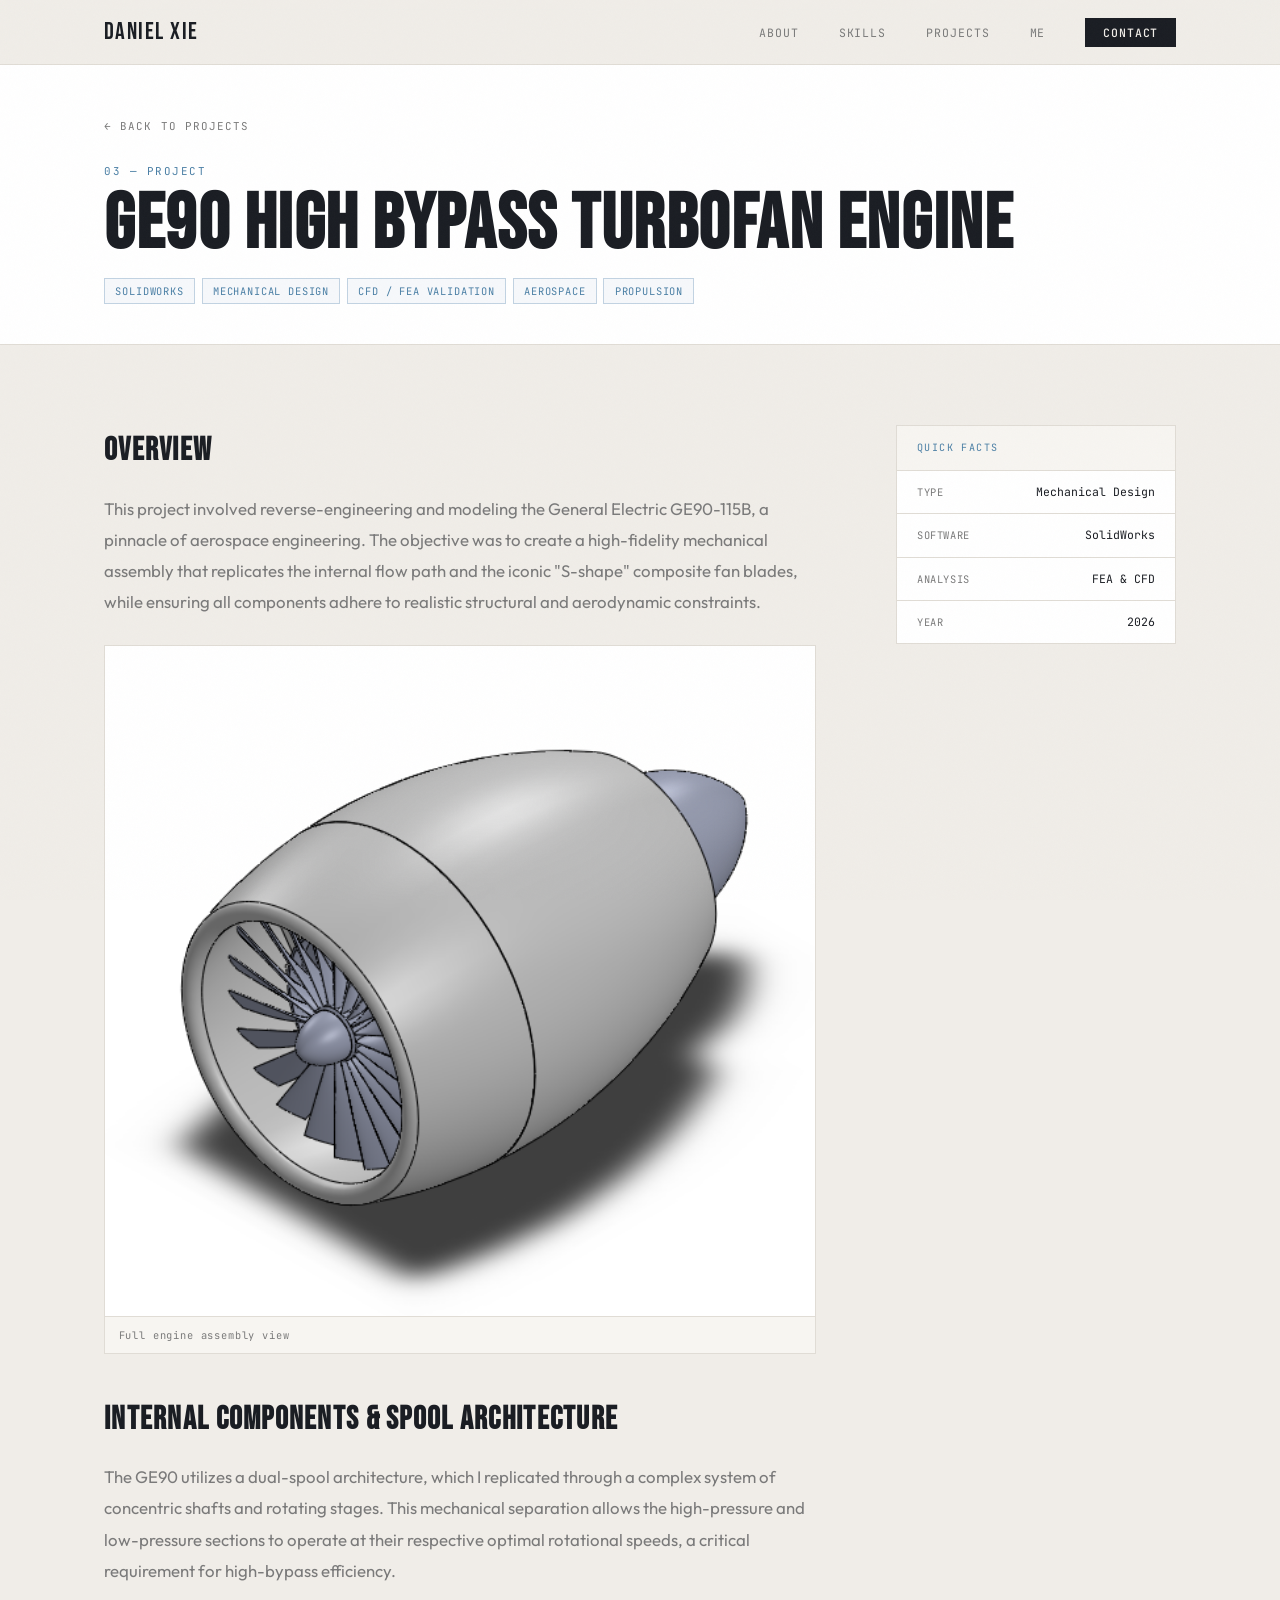
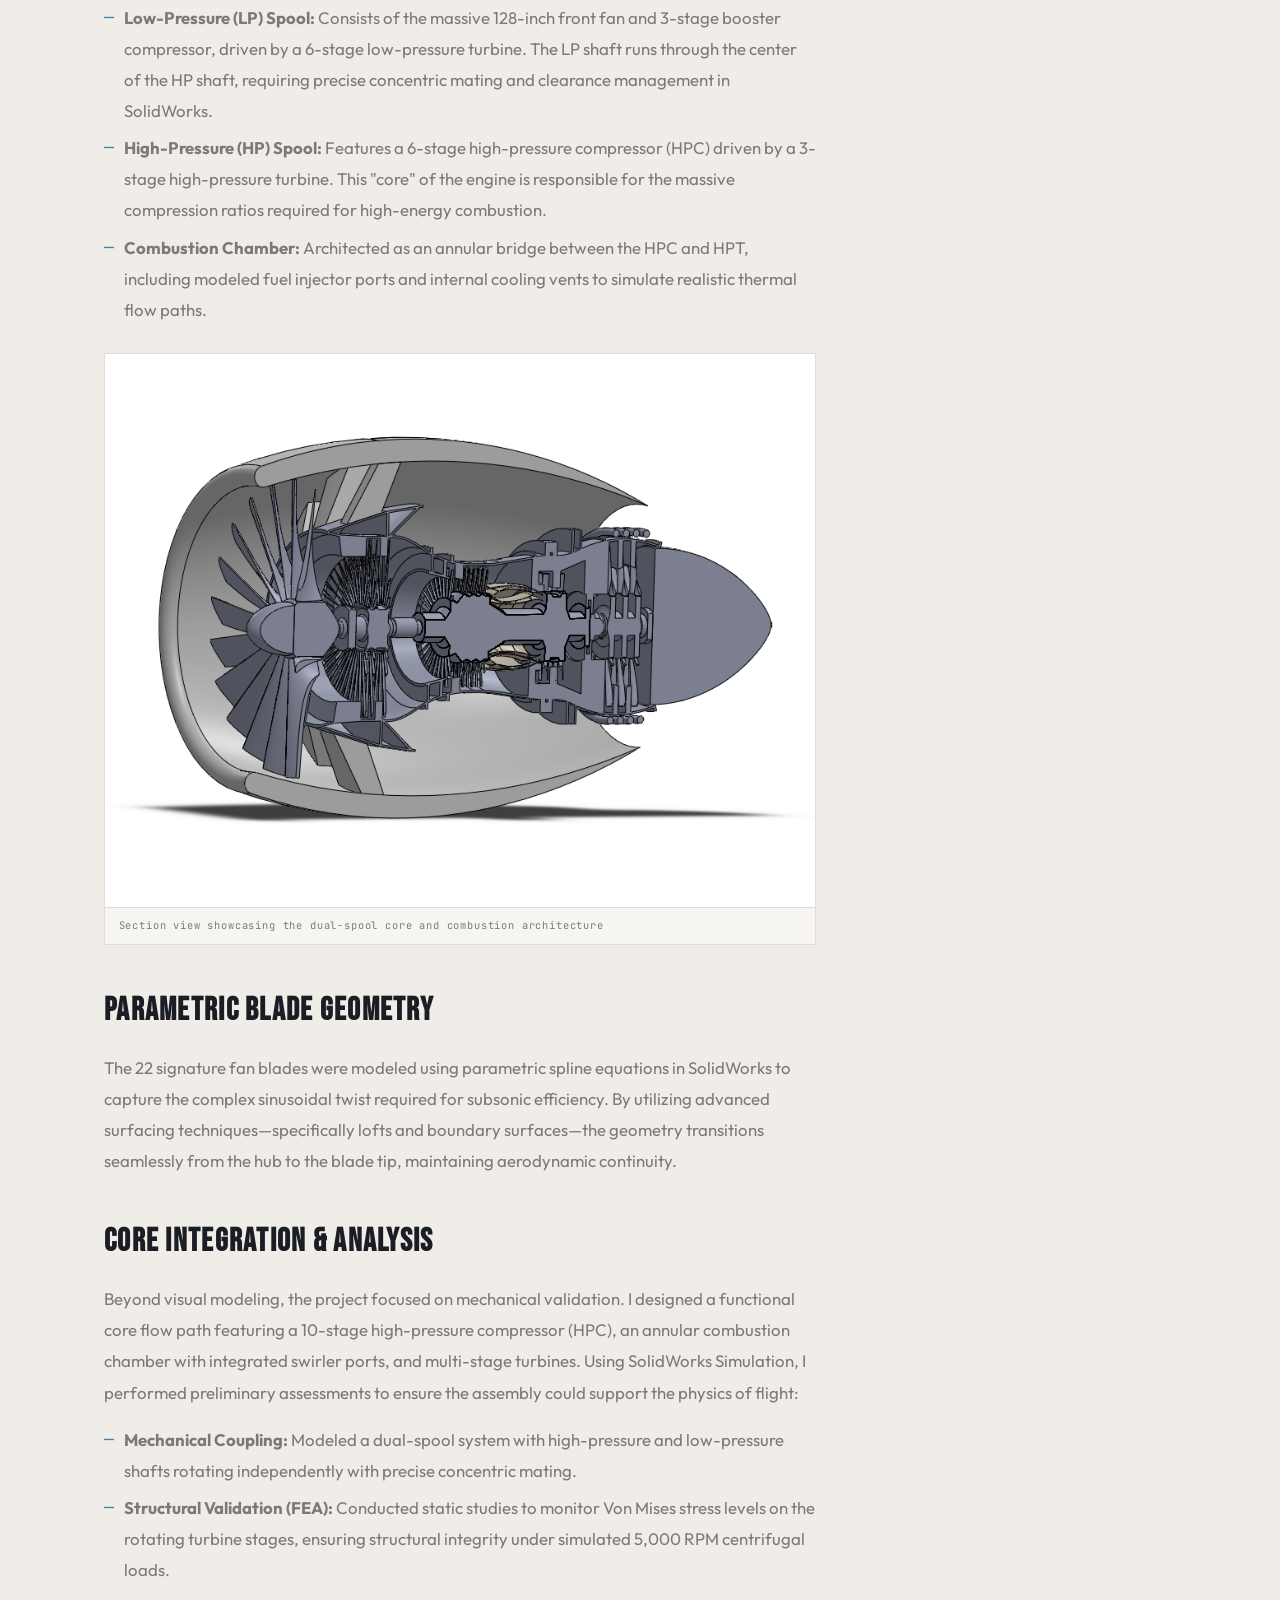
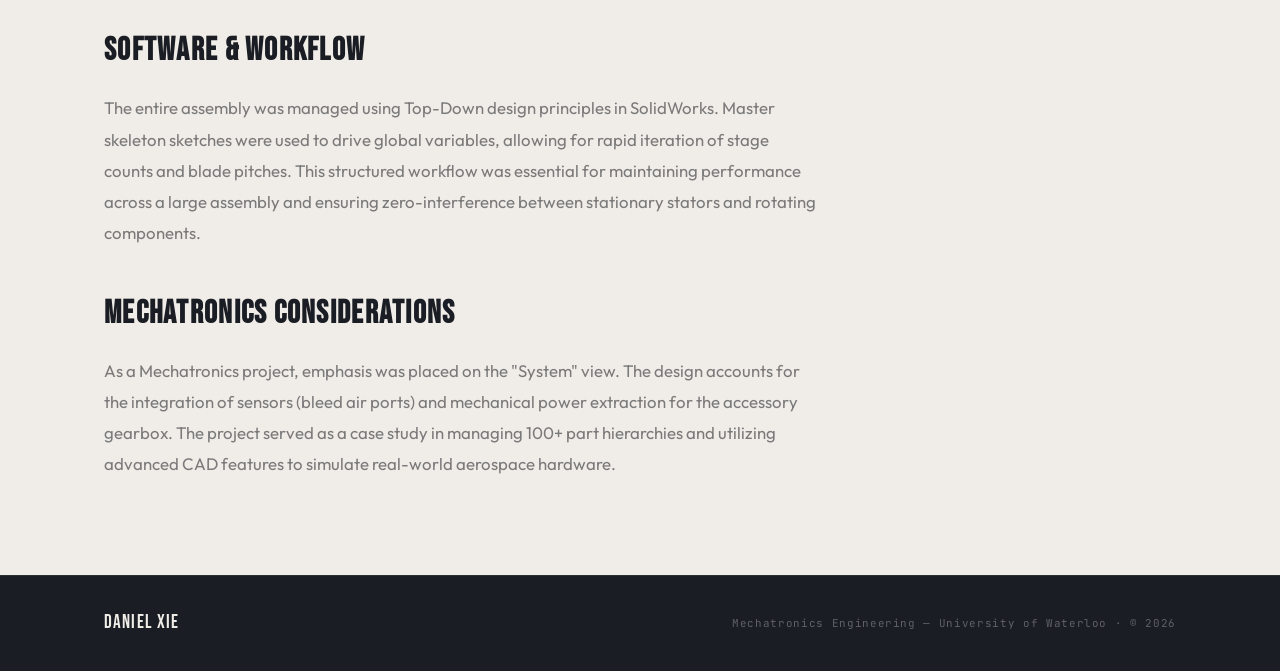
<file: projects/engine.html>
<!DOCTYPE html>
<html lang="en">
<head>
  <meta charset="UTF-8"/>
  <meta name="viewport" content="width=device-width, initial-scale=1.0"/>
  <title>GE90 Turbofan — Daniel Xie</title>
  <link rel="preconnect" href="https://fonts.googleapis.com"/>
  <link href="https://fonts.googleapis.com/css2?family=Bebas+Neue&family=Outfit:wght@300;400;500;600&family=JetBrains+Mono:wght@400;500&display=swap" rel="stylesheet"/>
  <link rel="stylesheet" href="../style.css"/>
  <style>
    .proj-page { background: var(--bg); min-height: 100vh; padding-top: 64px; }

    /* HEADER */
    .proj-header {
      background: var(--white);
      border-bottom: 1px solid var(--border);
      padding: 3rem 0 2.5rem;
    }
    .proj-header-inner {
      max-width: 1200px; margin: 0 auto; padding: 0 5%;
    }
    .proj-back {
      display: inline-flex; align-items: center; gap: 0.4rem;
      font-family: var(--fmono); font-size: 0.68rem;
      color: var(--muted); letter-spacing: 0.1em;
      text-transform: uppercase; margin-bottom: 1.75rem;
      transition: color 0.2s;
    }
    .proj-back:hover { color: var(--accent); }
    .proj-header-top {
      display: flex; align-items: flex-start;
      justify-content: space-between; gap: 2rem; flex-wrap: wrap;
    }
    .proj-header-left { flex: 1; }
    .proj-page-num {
      font-family: var(--fmono); font-size: 0.68rem;
      color: var(--accent); letter-spacing: 0.14em;
      text-transform: uppercase; margin-bottom: 0.5rem;
      display: block;
    }
    .proj-page-title {
      font-family: var(--fd);
      font-size: clamp(3rem, 6vw, 5.5rem);
      color: var(--text); line-height: 0.95;
      letter-spacing: 0.02em; margin-bottom: 1rem;
    }
    .proj-page-pills {
      display: flex; flex-wrap: wrap; gap: 0.4rem;
    }
    .proj-page-pills span {
      font-family: var(--fmono); font-size: 0.65rem;
      padding: 0.25rem 0.65rem; letter-spacing: 0.08em;
      text-transform: uppercase; border: 1px solid;
      color: var(--accent); border-color: rgba(74,127,165,0.3);
      background: rgba(74,127,165,0.05);
    }

    /* BODY */
    .proj-body-wrap {
      max-width: 1200px; margin: 0 auto;
      padding: 5rem 5%;
      display: grid;
      grid-template-columns: 1fr 280px;
      gap: 5rem;
      align-items: start;
    }

    /* WRITE-UP */
    .proj-writeup h2 {
      font-family: var(--fd);
      font-size: 2rem; letter-spacing: 0.04em;
      color: var(--text); margin-bottom: 1rem;
      margin-top: 2.5rem;
    }
    .proj-writeup h2:first-child { margin-top: 0; }
    .proj-writeup p {
      color: var(--muted); font-size: 1.05rem;
      line-height: 1.85; margin-bottom: 1rem;
    }
    .proj-writeup ul {
      list-style: none; margin-bottom: 1rem;
    }
    .proj-writeup ul li {
      color: var(--muted); font-size: 1.05rem;
      line-height: 1.85; padding-left: 1.25rem;
      position: relative; margin-bottom: 0.4rem;
    }
    .proj-writeup ul li::before {
      content: '—';
      position: absolute; left: 0;
      color: var(--accent); font-family: var(--fmono);
    }

    /* INLINE IMAGES */
    .proj-img-inline {
      width: 100%;
      margin: 1.75rem 0;
      overflow: hidden;
      border: 1px solid var(--border);
      background: var(--bg);
    }
    .proj-img-inline img {
      width: 100%; display: block;
      object-fit: cover;
      filter: saturate(0.92);
      transition: filter 0.3s;
    }
    .proj-img-inline:hover img { filter: saturate(1.05); }
    .proj-img-caption {
      font-family: var(--fmono);
      font-size: 0.65rem;
      color: var(--muted);
      letter-spacing: 0.08em;
      padding: 0.6rem 0.85rem;
      border-top: 1px solid var(--border);
      background: var(--cream);
    }

    /* SIDEBAR */
    .proj-sidebar {
      position: sticky; top: 84px;
      display: flex; flex-direction: column; gap: 1.5rem;
    }
    .proj-sidebar-block {
      border: 1px solid var(--border);
      background: var(--white);
    }
    .proj-sidebar-title {
      font-family: var(--fmono); font-size: 0.63rem;
      color: var(--accent); letter-spacing: 0.14em;
      text-transform: uppercase; padding: 0.85rem 1.25rem;
      border-bottom: 1px solid var(--border);
      background: var(--cream);
    }
    .proj-sidebar-row {
      display: flex; justify-content: space-between;
      align-items: baseline;
      padding: 0.75rem 1.25rem;
      border-bottom: 1px solid var(--border);
      gap: 1rem;
    }
    .proj-sidebar-row:last-child { border-bottom: none; }
    .proj-sidebar-key {
      font-family: var(--fmono); font-size: 0.65rem;
      color: var(--muted); letter-spacing: 0.06em;
      text-transform: uppercase; white-space: nowrap;
    }
    .proj-sidebar-val {
      font-family: var(--fmono); font-size: 0.72rem;
      color: var(--text); text-align: right;
    }

    @media (max-width: 900px) {
      .proj-body-wrap { grid-template-columns: 1fr; gap: 3rem; }
      .proj-sidebar { position: static; }
    }
  </style>
</head>
<body>

  <div class="noise"></div>

  <nav id="nav">
    <div class="nav-inner">
      <a href="../index.html" class="nav-name">Daniel Xie</a>
      <ul class="nav-links">
        <li><a href="../index.html#about">About</a></li>
        <li><a href="../index.html#skills">Skills</a></li>
        <li><a href="../index.html#projects">Projects</a></li>
        <li><a href="../index.html#engineer">Me</a></li>
        <li><a href="../index.html#contact" class="nav-hire">Contact</a></li>
      </ul>
    </div>
  </nav>

  <div class="proj-page">

    <div class="proj-header">
      <div class="proj-header-inner">
        <a href="../index.html#projects" class="proj-back">← Back to projects</a>
        <div class="proj-header-top">
          <div class="proj-header-left">
            <span class="proj-page-num">03 — Project</span>
            <h1 class="proj-page-title">GE90 High Bypass Turbofan Engine</h1>
            <div class="proj-page-pills">
              <span>SolidWorks</span>
              <span>Mechanical Design</span>
              <span>CFD / FEA Validation</span>
              <span>Aerospace</span>
              <span>Propulsion</span>
            </div>
          </div>
        </div>
      </div>
    </div>

    <div class="proj-body-wrap">

      <div class="proj-writeup">

        <h2>Overview</h2>
        <p>
          This project involved reverse-engineering and modeling the General Electric GE90-115B, a pinnacle of aerospace engineering. The objective was to create a high-fidelity mechanical assembly that replicates the internal flow path and the iconic "S-shape" composite fan blades, while ensuring all components adhere to realistic structural and aerodynamic constraints.
        </p>

        <div class="proj-img-inline">
          <img src="engine.png" alt="GE90 Full Engine Assembly"/>
          <div class="proj-img-caption">Full engine assembly view</div>
        </div>

        <h2>Internal Components & Spool Architecture</h2>
        <p>
          The GE90 utilizes a dual-spool architecture, which I replicated through a complex system of concentric shafts and rotating stages. This mechanical separation allows the high-pressure and low-pressure sections to operate at their respective optimal rotational speeds, a critical requirement for high-bypass efficiency.
        </p>


        <ul>
          <li><strong>Low-Pressure (LP) Spool:</strong> Consists of the massive 128-inch front fan and 3-stage booster compressor, driven by a 6-stage low-pressure turbine. The LP shaft runs through the center of the HP shaft, requiring precise concentric mating and clearance management in SolidWorks.</li>
          <li><strong>High-Pressure (HP) Spool:</strong> Features a 6-stage high-pressure compressor (HPC) driven by a 3-stage high-pressure turbine. This "core" of the engine is responsible for the massive compression ratios required for high-energy combustion.</li>
          <li><strong>Combustion Chamber:</strong> Architected as an annular bridge between the HPC and HPT, including modeled fuel injector ports and internal cooling vents to simulate realistic thermal flow paths.</li>
        </ul>
        <div class="proj-img-inline">
          <img src="engine-section.png" alt="GE90 Full Engine Assembly"/>
          <div class="proj-img-caption">Section view showcasing the dual-spool core and combustion architecture</div>
        </div>

        <h2>Parametric Blade Geometry</h2>
        <p>
          The 22 signature fan blades were modeled using parametric spline equations in SolidWorks to capture the complex sinusoidal twist required for subsonic efficiency. By utilizing advanced surfacing techniques—specifically lofts and boundary surfaces—the geometry transitions seamlessly from the hub to the blade tip, maintaining aerodynamic continuity.
        </p>

        <h2>Core Integration & Analysis</h2>
        <p>
          Beyond visual modeling, the project focused on mechanical validation. I designed a functional core flow path featuring a 10-stage high-pressure compressor (HPC), an annular combustion chamber with integrated swirler ports, and multi-stage turbines. Using SolidWorks Simulation, I performed preliminary assessments to ensure the assembly could support the physics of flight:
        </p>
        
        <ul>
          <li><strong>Mechanical Coupling:</strong> Modeled a dual-spool system with high-pressure and low-pressure shafts rotating independently with precise concentric mating.</li>
          <li><strong>Structural Validation (FEA):</strong> Conducted static studies to monitor Von Mises stress levels on the rotating turbine stages, ensuring structural integrity under simulated 5,000 RPM centrifugal loads.</li>
          
        </ul>

        <h2>Software & Workflow</h2>
        <p>
          The entire assembly was managed using Top-Down design principles in SolidWorks. Master skeleton sketches were used to drive global variables, allowing for rapid iteration of stage counts and blade pitches. This structured workflow was essential for maintaining performance across a large assembly and ensuring zero-interference between stationary stators and rotating components.
        </p>

        <h2>Mechatronics Considerations</h2>
        <p>
          As a Mechatronics project, emphasis was placed on the "System" view. The design accounts for the integration of sensors (bleed air ports) and mechanical power extraction for the accessory gearbox. The project served as a case study in managing 100+ part hierarchies and utilizing advanced CAD features to simulate real-world aerospace hardware.
        </p>

      </div>

      <div class="proj-sidebar">
        <div class="proj-sidebar-block">
          <div class="proj-sidebar-title">Quick Facts</div>
          <div class="proj-sidebar-row">
            <span class="proj-sidebar-key">Type</span>
            <span class="proj-sidebar-val">Mechanical Design</span>
          </div>
          <div class="proj-sidebar-row">
            <span class="proj-sidebar-key">Software</span>
            <span class="proj-sidebar-val">SolidWorks</span>
          </div>
          <div class="proj-sidebar-row">
            <span class="proj-sidebar-key">Analysis</span>
            <span class="proj-sidebar-val">FEA & CFD</span>
          </div>
          <div class="proj-sidebar-row">
            <span class="proj-sidebar-key">Year</span>
            <span class="proj-sidebar-val">2026</span>
          </div>
        </div>
      </div>

    </div>

  </div>

  <footer>
    <div class="container footer-row">
      <span class="footer-name">Daniel Xie</span>
      <span class="footer-copy">Mechatronics Engineering — University of Waterloo · © 2026</span>
    </div>
  </footer>

</body>
</html>
</file>
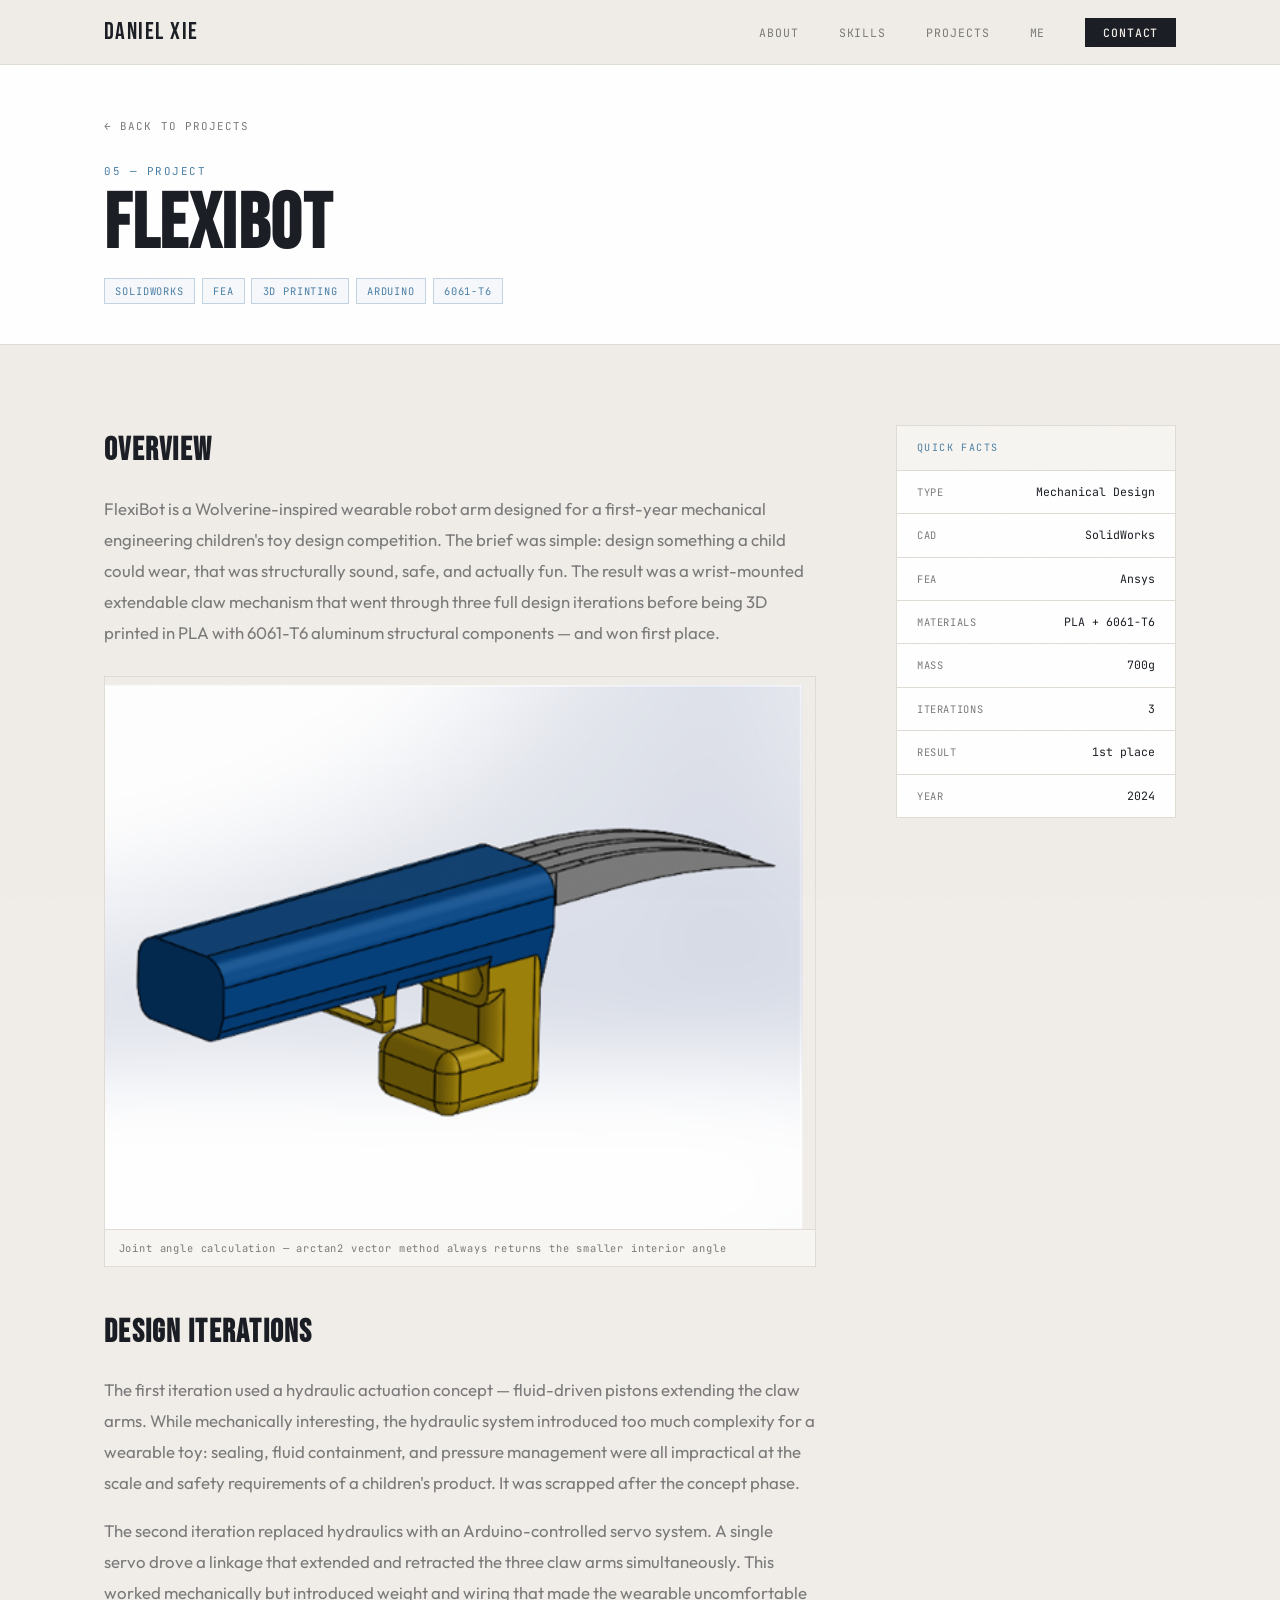
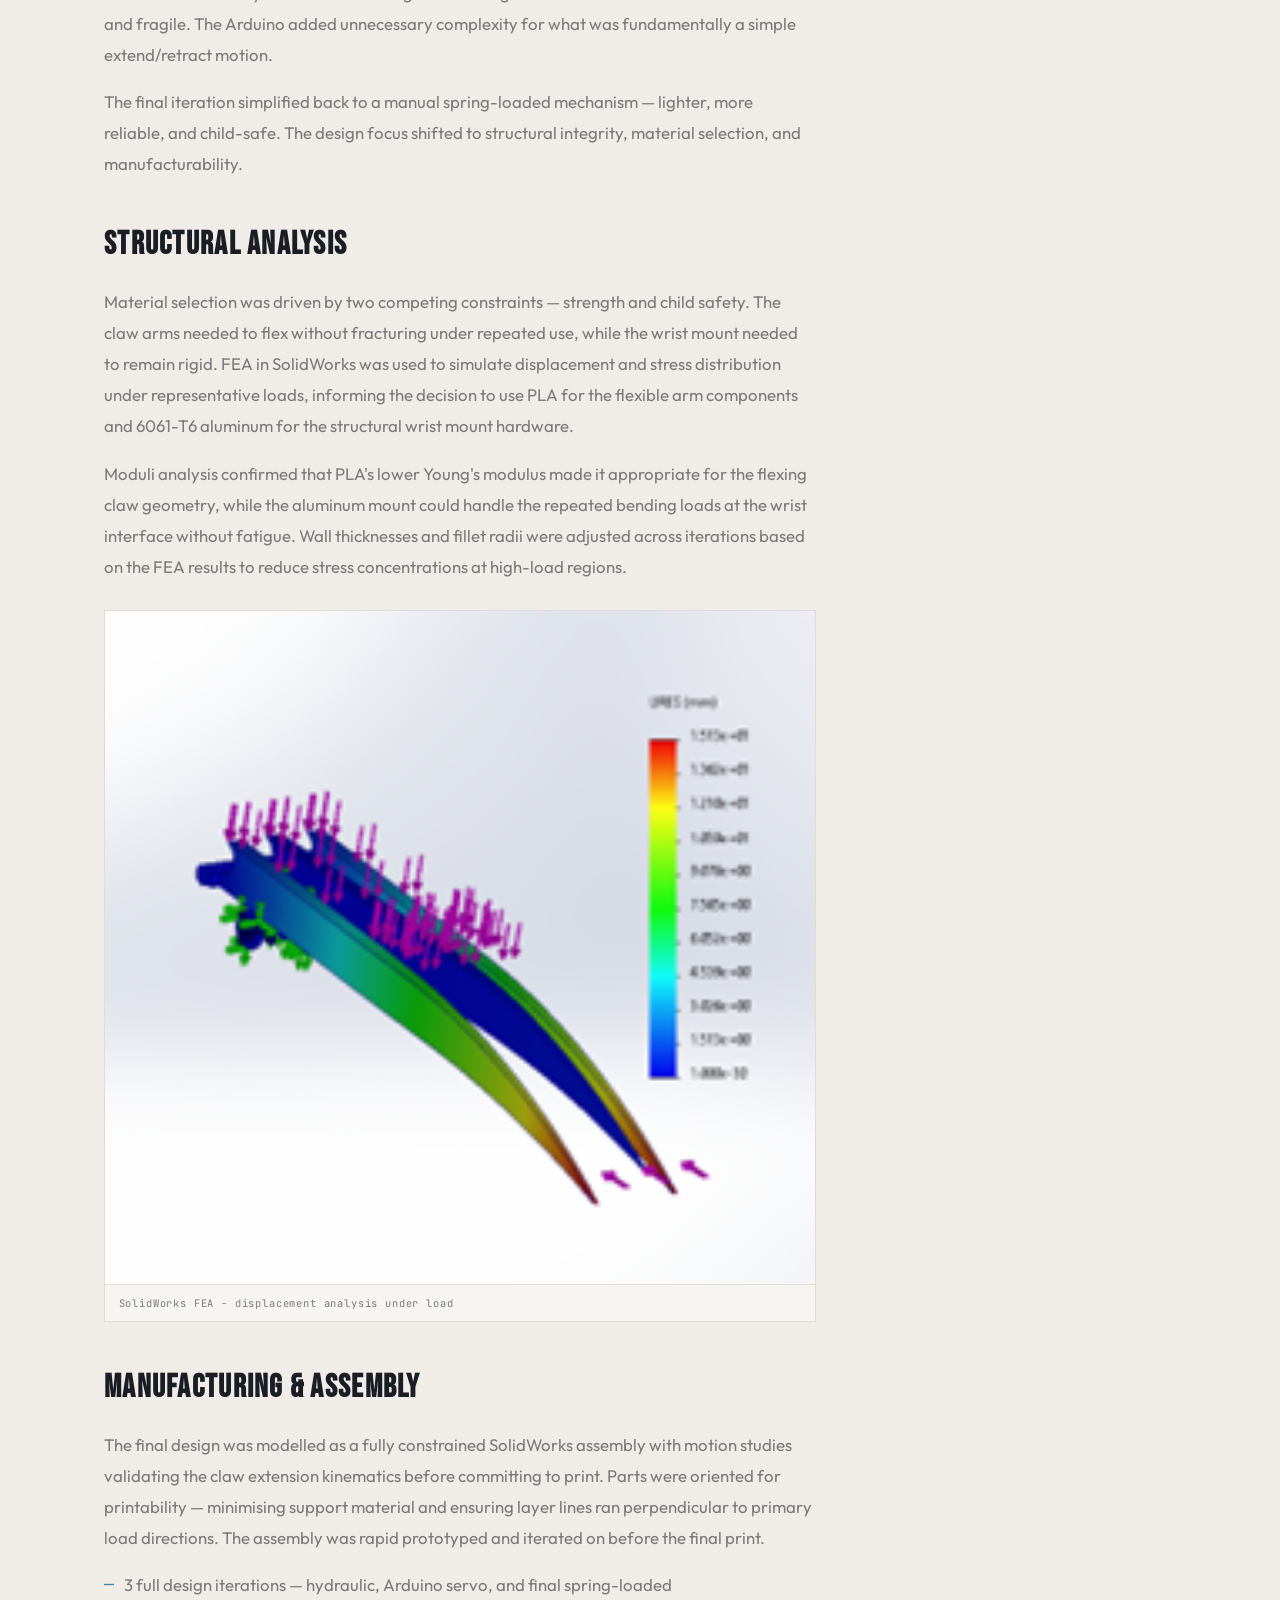
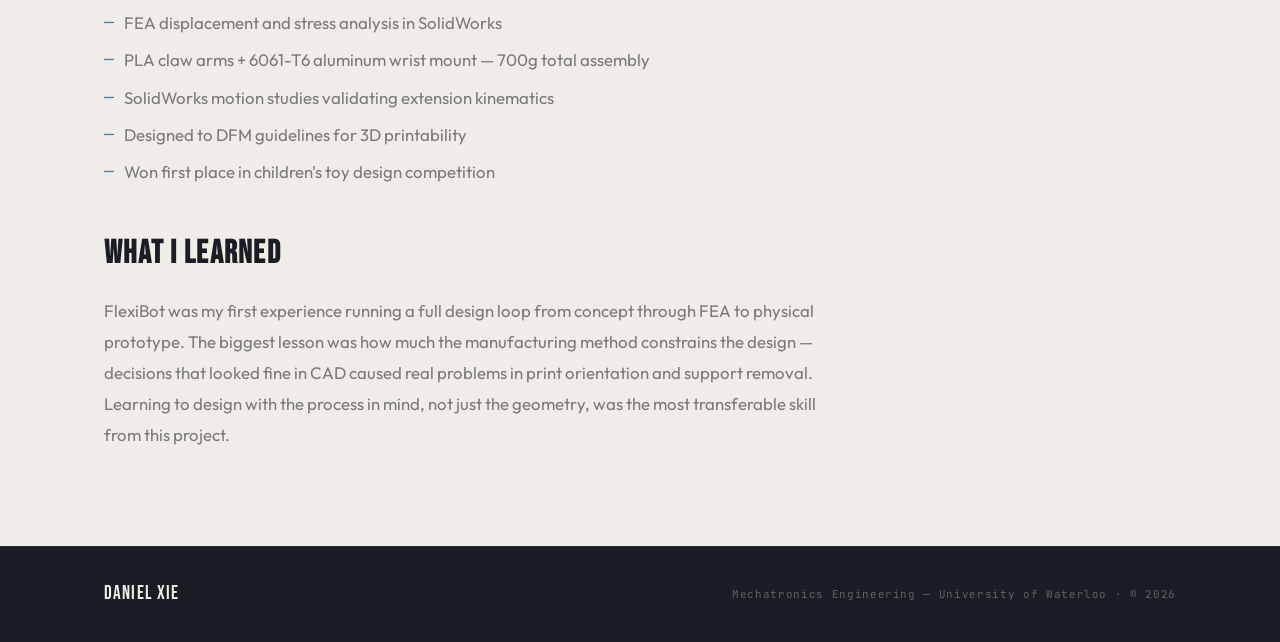
<file: projects/flexibot.html>
<!DOCTYPE html>
<html lang="en">
<head>
  <meta charset="UTF-8"/>
  <meta name="viewport" content="width=device-width, initial-scale=1.0"/>
  <title>FlexiBot — Daniel Xie</title>
  <link rel="preconnect" href="https://fonts.googleapis.com"/>
  <link href="https://fonts.googleapis.com/css2?family=Bebas+Neue&family=Outfit:wght@300;400;500;600&family=JetBrains+Mono:wght@400;500&display=swap" rel="stylesheet"/>
  <link rel="stylesheet" href="../style.css"/>
  <style>
    .proj-page { background: var(--bg); min-height: 100vh; padding-top: 64px; }

    .proj-header {
      background: var(--white);
      border-bottom: 1px solid var(--border);
      padding: 3rem 0 2.5rem;
    }
    .proj-header-inner {
      max-width: 1200px; margin: 0 auto; padding: 0 5%;
    }
    .proj-back {
      display: inline-flex; align-items: center; gap: 0.4rem;
      font-family: var(--fmono); font-size: 0.68rem;
      color: var(--muted); letter-spacing: 0.1em;
      text-transform: uppercase; margin-bottom: 1.75rem;
      transition: color 0.2s;
    }
    .proj-back:hover { color: var(--accent); }
    .proj-header-top {
      display: flex; align-items: flex-start;
      justify-content: space-between; gap: 2rem; flex-wrap: wrap;
    }
    .proj-header-left { flex: 1; }
    .proj-page-num {
      font-family: var(--fmono); font-size: 0.68rem;
      color: var(--accent); letter-spacing: 0.14em;
      text-transform: uppercase; margin-bottom: 0.5rem;
      display: block;
    }
    .proj-page-title {
      font-family: var(--fd);
      font-size: clamp(3rem, 6vw, 5.5rem);
      color: var(--text); line-height: 0.95;
      letter-spacing: 0.02em; margin-bottom: 1rem;
    }
    .proj-page-pills {
      display: flex; flex-wrap: wrap; gap: 0.4rem;
    }
    .proj-page-pills span {
      font-family: var(--fmono); font-size: 0.65rem;
      padding: 0.25rem 0.65rem; letter-spacing: 0.08em;
      text-transform: uppercase; border: 1px solid;
      color: var(--accent); border-color: rgba(74,127,165,0.3);
      background: rgba(74,127,165,0.05);
    }
    .proj-header-links {
      display: flex; flex-direction: column; gap: 0.5rem;
      padding-top: 0.5rem;
    }
    .proj-header-links a {
      display: inline-flex; align-items: center; gap: 0.5rem;
      font-family: var(--fmono); font-size: 0.75rem;
      color: var(--text); letter-spacing: 0.06em;
      border: 1px solid var(--border); padding: 0.5rem 1rem;
      transition: background 0.2s, color 0.2s;
      white-space: nowrap;
    }
    .proj-header-links a:hover {
      background: var(--text); color: var(--bg);
    }

    .proj-body-wrap {
      max-width: 1200px; margin: 0 auto;
      padding: 5rem 5%;
      display: grid;
      grid-template-columns: 1fr 280px;
      gap: 5rem;
      align-items: start;
    }

    .proj-writeup h2 {
      font-family: var(--fd);
      font-size: 2rem; letter-spacing: 0.04em;
      color: var(--text); margin-bottom: 1rem;
      margin-top: 2.5rem;
    }
    .proj-writeup h2:first-child { margin-top: 0; }
    .proj-writeup p {
      color: var(--muted); font-size: 1.05rem;
      line-height: 1.85; margin-bottom: 1rem;
    }
    .proj-writeup ul {
      list-style: none; margin-bottom: 1rem;
    }
    .proj-writeup ul li {
      color: var(--muted); font-size: 1.05rem;
      line-height: 1.85; padding-left: 1.25rem;
      position: relative; margin-bottom: 0.4rem;
    }
    .proj-writeup ul li::before {
      content: '—';
      position: absolute; left: 0;
      color: var(--accent); font-family: var(--fmono);
    }

    .proj-img-inline {
      width: 100%; margin: 1.75rem 0;
      overflow: hidden; border: 1px solid var(--border);
      background: var(--bg);
    }
    .proj-img-inline img {
      width: 100%; display: block; object-fit: cover;
      filter: saturate(0.92); transition: filter 0.3s;
    }
    .proj-img-inline:hover img { filter: saturate(1.05); }
    .proj-img-caption {
      font-family: var(--fmono); font-size: 0.65rem;
      color: var(--muted); letter-spacing: 0.08em;
      padding: 0.6rem 0.85rem;
      border-top: 1px solid var(--border);
      background: var(--cream);
    }
    .proj-img-pair {
      display: grid; grid-template-columns: 1fr 1fr;
      gap: 1px; margin: 1.75rem 0;
      border: 1px solid var(--border); background: var(--border);
    }
    .proj-img-pair .proj-img-inline { margin: 0; border: none; }

    .proj-sidebar {
      position: sticky; top: 84px;
      display: flex; flex-direction: column; gap: 1.5rem;
    }
    .proj-sidebar-block {
      border: 1px solid var(--border); background: var(--white);
    }
    .proj-sidebar-title {
      font-family: var(--fmono); font-size: 0.63rem;
      color: var(--accent); letter-spacing: 0.14em;
      text-transform: uppercase; padding: 0.85rem 1.25rem;
      border-bottom: 1px solid var(--border); background: var(--cream);
    }
    .proj-sidebar-row {
      display: flex; justify-content: space-between;
      align-items: baseline; padding: 0.75rem 1.25rem;
      border-bottom: 1px solid var(--border); gap: 1rem;
    }
    .proj-sidebar-row:last-child { border-bottom: none; }
    .proj-sidebar-key {
      font-family: var(--fmono); font-size: 0.65rem;
      color: var(--muted); letter-spacing: 0.06em;
      text-transform: uppercase; white-space: nowrap;
    }
    .proj-sidebar-val {
      font-family: var(--fmono); font-size: 0.72rem;
      color: var(--text); text-align: right;
    }

    @media (max-width: 900px) {
      .proj-body-wrap { grid-template-columns: 1fr; gap: 3rem; }
      .proj-sidebar { position: static; }
    }
    @media (max-width: 600px) {
      .proj-img-pair { grid-template-columns: 1fr; }
      .proj-header-top { flex-direction: column; }
    }
  </style>
</head>
<body>

  <div class="noise"></div>

  <nav id="nav">
    <div class="nav-inner">
      <a href="../index.html" class="nav-name">Daniel Xie</a>
      <ul class="nav-links">
        <li><a href="../index.html#about">About</a></li>
        <li><a href="../index.html#skills">Skills</a></li>
        <li><a href="../index.html#projects">Projects</a></li>
        <li><a href="../index.html#engineer">Me</a></li>
        <li><a href="../index.html#contact" class="nav-hire">Contact</a></li>
      </ul>
      <button class="burger" id="burger"><span></span><span></span></button>
    </div>
  </nav>

  <div class="proj-page">

    <div class="proj-header">
      <div class="proj-header-inner">
        <a href="../index.html#projects" class="proj-back">← Back to projects</a>
        <div class="proj-header-top">
          <div class="proj-header-left">
            <span class="proj-page-num">05 — Project</span>
            <h1 class="proj-page-title">FlexiBot</h1>
            <div class="proj-page-pills">
              <span>SolidWorks</span>
              <span>FEA</span>
              <span>3D Printing</span>
              <span>Arduino</span>
              <span>6061-T6</span>
            </div>
          </div>
        </div>
      </div>
    </div>

    <div class="proj-body-wrap">

      <div class="proj-writeup">

        <h2>Overview</h2>
        <p>
          FlexiBot is a Wolverine-inspired wearable robot arm designed for a first-year
          mechanical engineering children's toy design competition. The brief was simple:
          design something a child could wear, that was structurally sound, safe, and
          actually fun. The result was a wrist-mounted extendable claw mechanism that
          went through three full design iterations before being 3D printed in PLA with
          6061-T6 aluminum structural components — and won first place.
        </p>

        <div class="proj-img-inline">
          <img src="flexibot-img1.png" alt="FlexiBot CAD Design"/>
          <div class="proj-img-caption">Joint angle calculation — arctan2 vector method always returns the smaller interior angle</div>
        </div>

        <h2>Design Iterations</h2>
        <p>
          The first iteration used a hydraulic actuation concept — fluid-driven pistons
          extending the claw arms. While mechanically interesting, the hydraulic system
          introduced too much complexity for a wearable toy: sealing, fluid containment,
          and pressure management were all impractical at the scale and safety requirements
          of a children's product. It was scrapped after the concept phase.
        </p>
        <p>
          The second iteration replaced hydraulics with an Arduino-controlled servo
          system. A single servo drove a linkage that extended and retracted the three
          claw arms simultaneously. This worked mechanically but introduced weight and
          wiring that made the wearable uncomfortable and fragile. The Arduino added
          unnecessary complexity for what was fundamentally a simple extend/retract motion.
        </p>
        <p>
          The final iteration simplified back to a manual spring-loaded mechanism —
          lighter, more reliable, and child-safe. The design focus shifted to structural
          integrity, material selection, and manufacturability.
        </p>

        <h2>Structural Analysis</h2>
        <p>
          Material selection was driven by two competing constraints — strength and
          child safety. The claw arms needed to flex without fracturing under repeated
          use, while the wrist mount needed to remain rigid. FEA in SolidWorks was used to
          simulate displacement and stress distribution under representative loads,
          informing the decision to use PLA for the flexible arm components and
          6061-T6 aluminum for the structural wrist mount hardware.
        </p>
        <p>
          Moduli analysis confirmed that PLA's lower Young's modulus made it appropriate
          for the flexing claw geometry, while the aluminum mount could handle the
          repeated bending loads at the wrist interface without fatigue. Wall thicknesses
          and fillet radii were adjusted across iterations based on the FEA results to
          reduce stress concentrations at high-load regions.
        </p>
        <div class="proj-img-inline">
          <img src="flexibot-img2.png" alt="FlexiBot FEA Analysis"/>
          <div class="proj-img-caption">SolidWorks FEA - displacement analysis under load</div>
        </div>

        <h2>Manufacturing & Assembly</h2>
        <p>
          The final design was modelled as a fully constrained SolidWorks assembly with
          motion studies validating the claw extension kinematics before committing to
          print. Parts were oriented for printability — minimising support material and
          ensuring layer lines ran perpendicular to primary load directions. The assembly
          was rapid prototyped and iterated on before the final print.
        </p>
        <ul>
          <li>3 full design iterations — hydraulic, Arduino servo, and final spring-loaded</li>
          <li>FEA displacement and stress analysis in SolidWorks</li>
          <li>PLA claw arms + 6061-T6 aluminum wrist mount — 700g total assembly</li>
          <li>SolidWorks motion studies validating extension kinematics</li>
          <li>Designed to DFM guidelines for 3D printability</li>
          <li>Won first place in children's toy design competition</li>
        </ul>

        <h2>What I Learned</h2>
        <p>
          FlexiBot was my first experience running a full design loop from concept
          through FEA to physical prototype. The biggest lesson was how much the
          manufacturing method constrains the design — decisions that looked fine in
          CAD caused real problems in print orientation and support removal. Learning
          to design with the process in mind, not just the geometry, was the most
          transferable skill from this project.
        </p>

      </div>

      <div class="proj-sidebar">
        <div class="proj-sidebar-block">
          <div class="proj-sidebar-title">Quick Facts</div>
          <div class="proj-sidebar-row">
            <span class="proj-sidebar-key">Type</span>
            <span class="proj-sidebar-val">Mechanical Design</span>
          </div>
          <div class="proj-sidebar-row">
            <span class="proj-sidebar-key">CAD</span>
            <span class="proj-sidebar-val">SolidWorks</span>
          </div>
          <div class="proj-sidebar-row">
            <span class="proj-sidebar-key">FEA</span>
            <span class="proj-sidebar-val">Ansys</span>
          </div>
          <div class="proj-sidebar-row">
            <span class="proj-sidebar-key">Materials</span>
            <span class="proj-sidebar-val">PLA + 6061-T6</span>
          </div>
          <div class="proj-sidebar-row">
            <span class="proj-sidebar-key">Mass</span>
            <span class="proj-sidebar-val">700g</span>
          </div>
          <div class="proj-sidebar-row">
            <span class="proj-sidebar-key">Iterations</span>
            <span class="proj-sidebar-val">3</span>
          </div>
          <div class="proj-sidebar-row">
            <span class="proj-sidebar-key">Result</span>
            <span class="proj-sidebar-val">1st place</span>
          </div>
          <div class="proj-sidebar-row">
            <span class="proj-sidebar-key">Year</span>
            <span class="proj-sidebar-val">2024</span>
          </div>
        </div>
      </div>

    </div>

  </div>

  <footer>
    <div class="container footer-row">
      <span class="footer-name">Daniel Xie</span>
      <span class="footer-copy">Mechatronics Engineering — University of Waterloo · © 2026</span>
    </div>
  </footer>

  <script>
    const burger = document.getElementById('burger');
    const mobileMenu = document.getElementById('mobile-menu');
    if (burger && mobileMenu) burger.addEventListener('click', () => mobileMenu.classList.toggle('open'));
  </script>

</body>
</html>
</file>
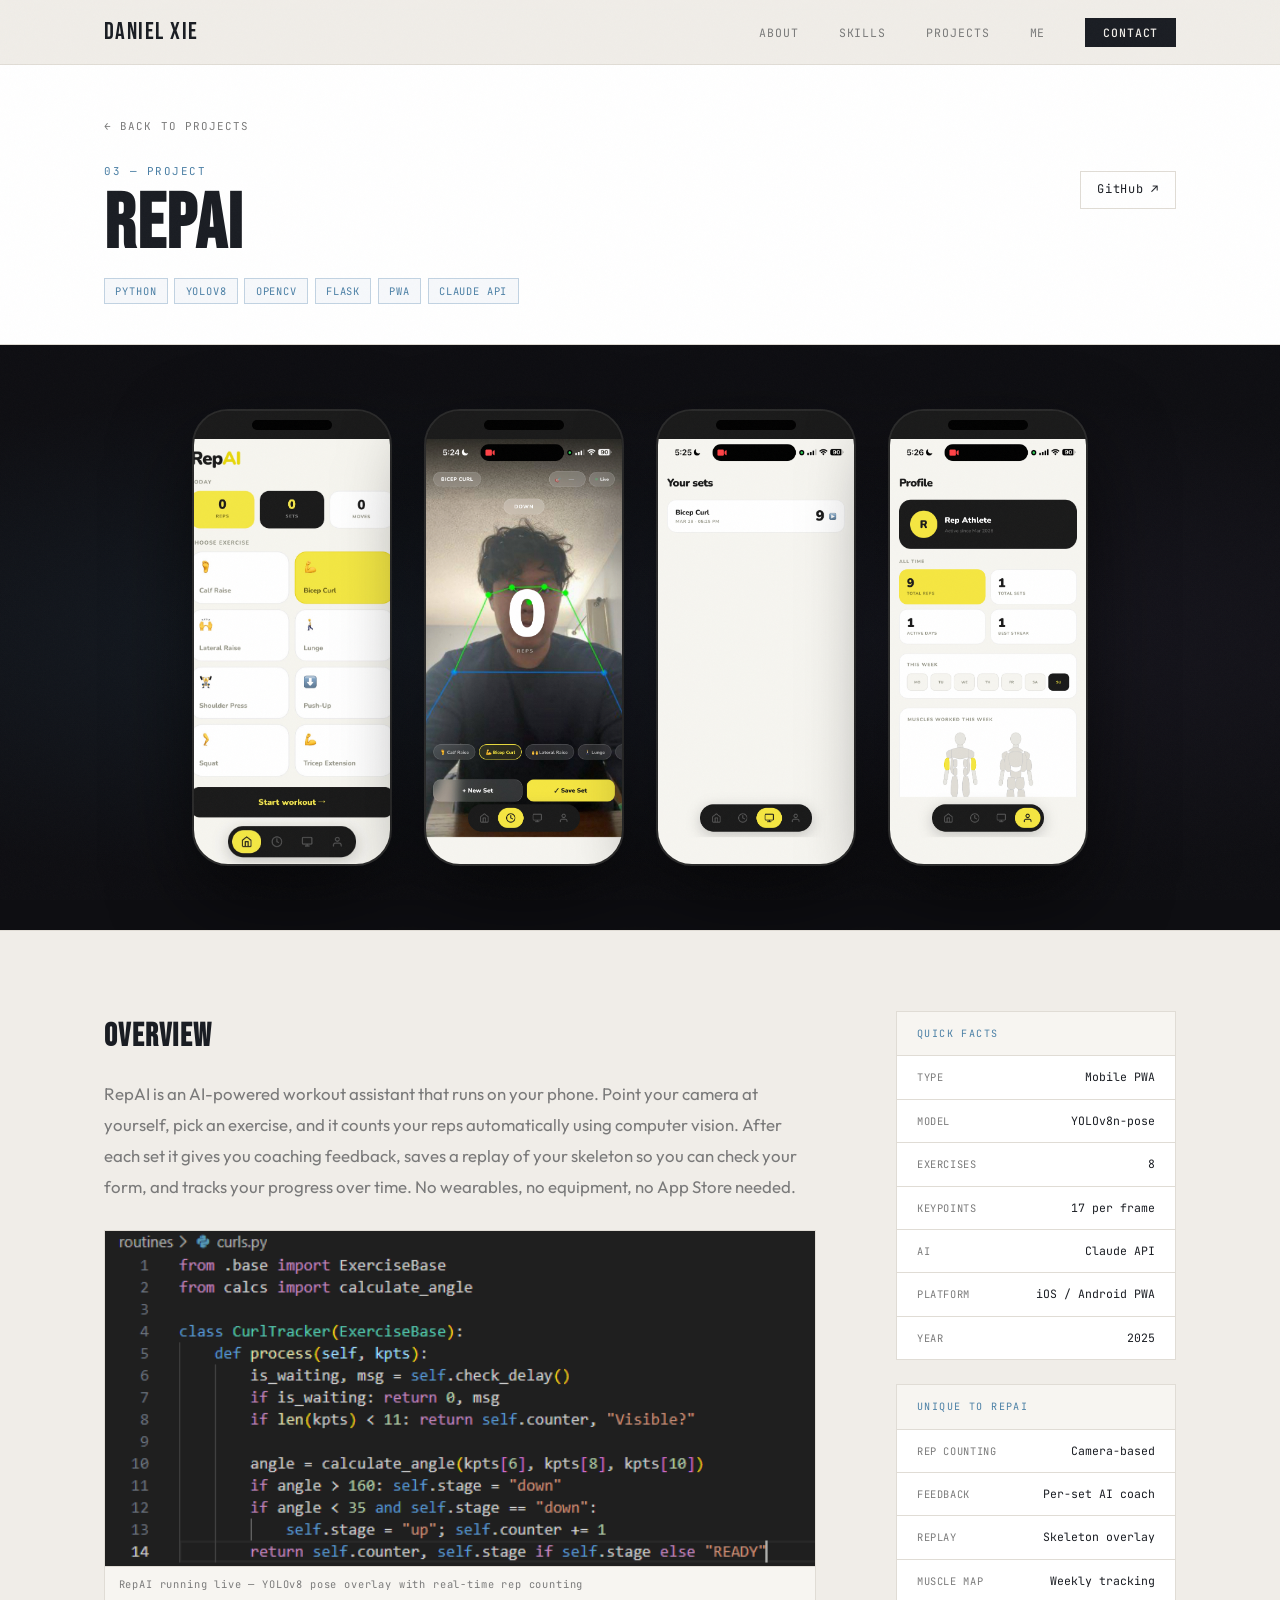
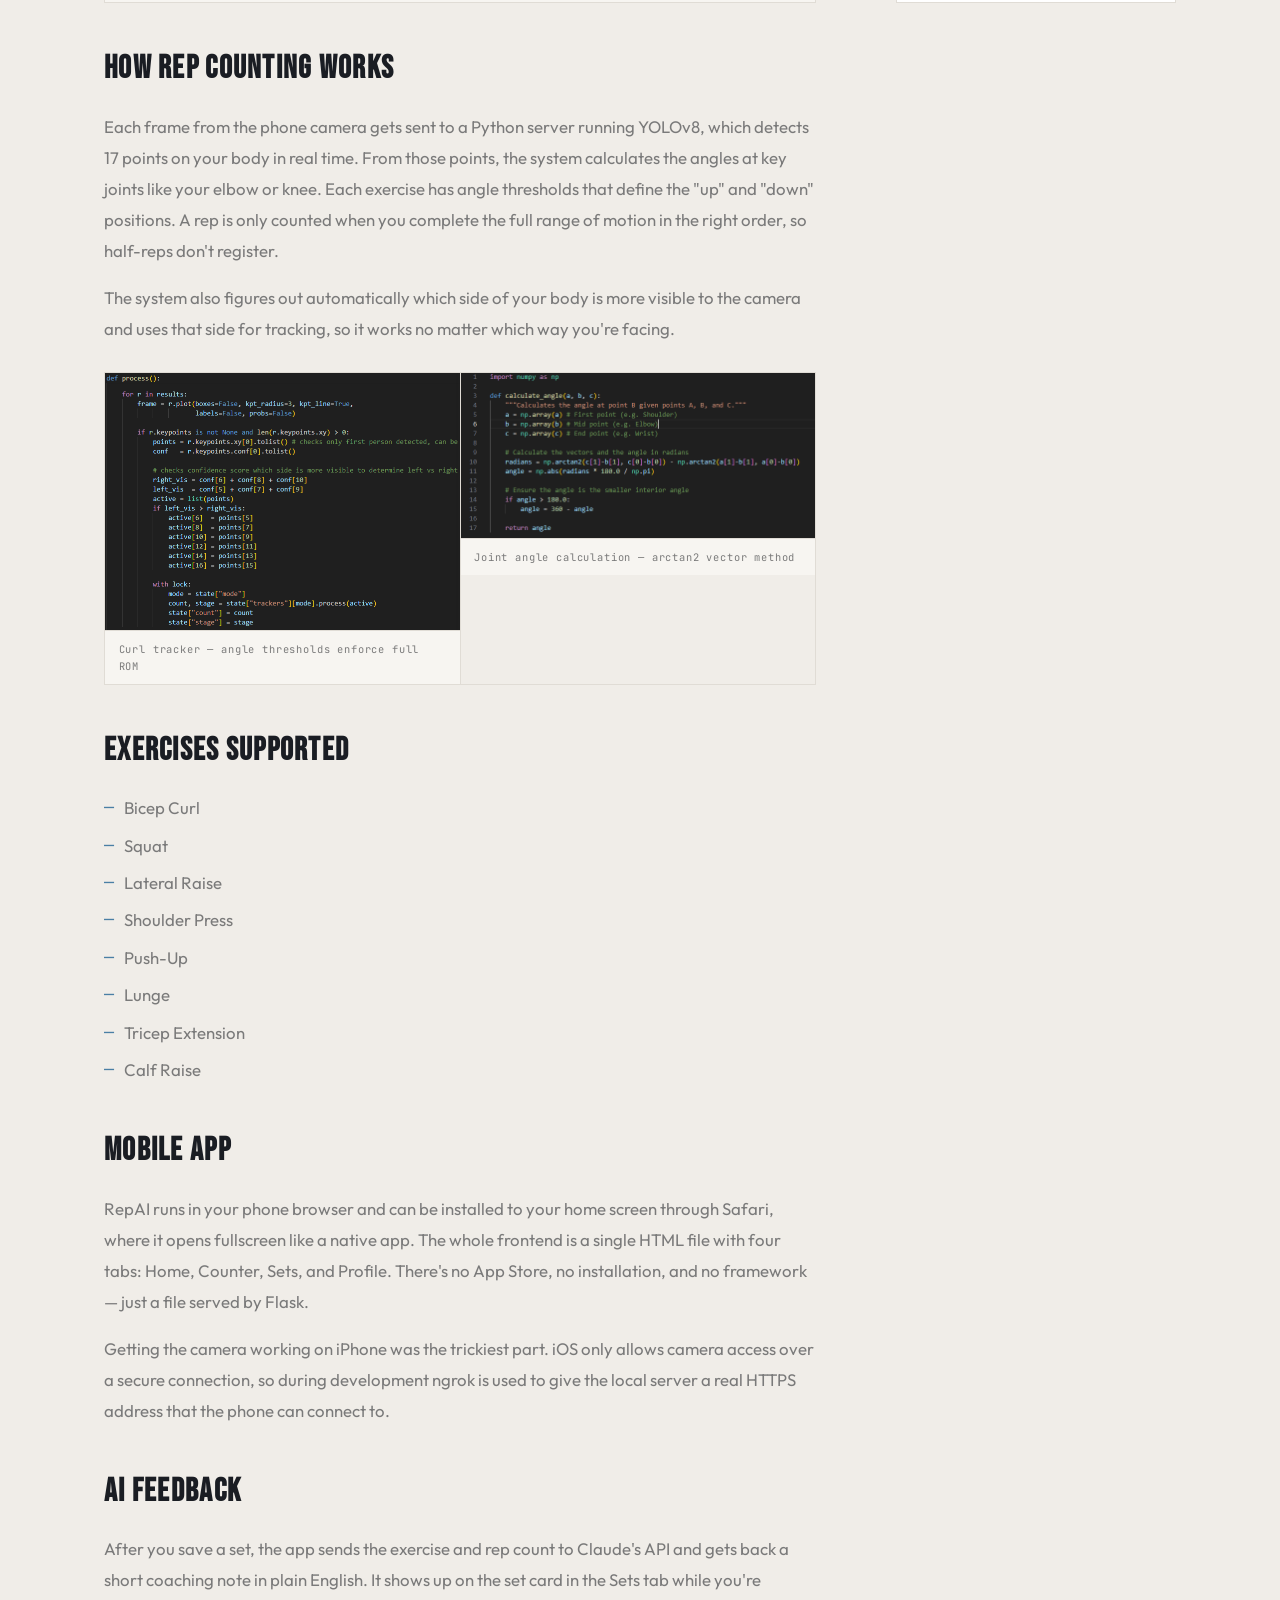
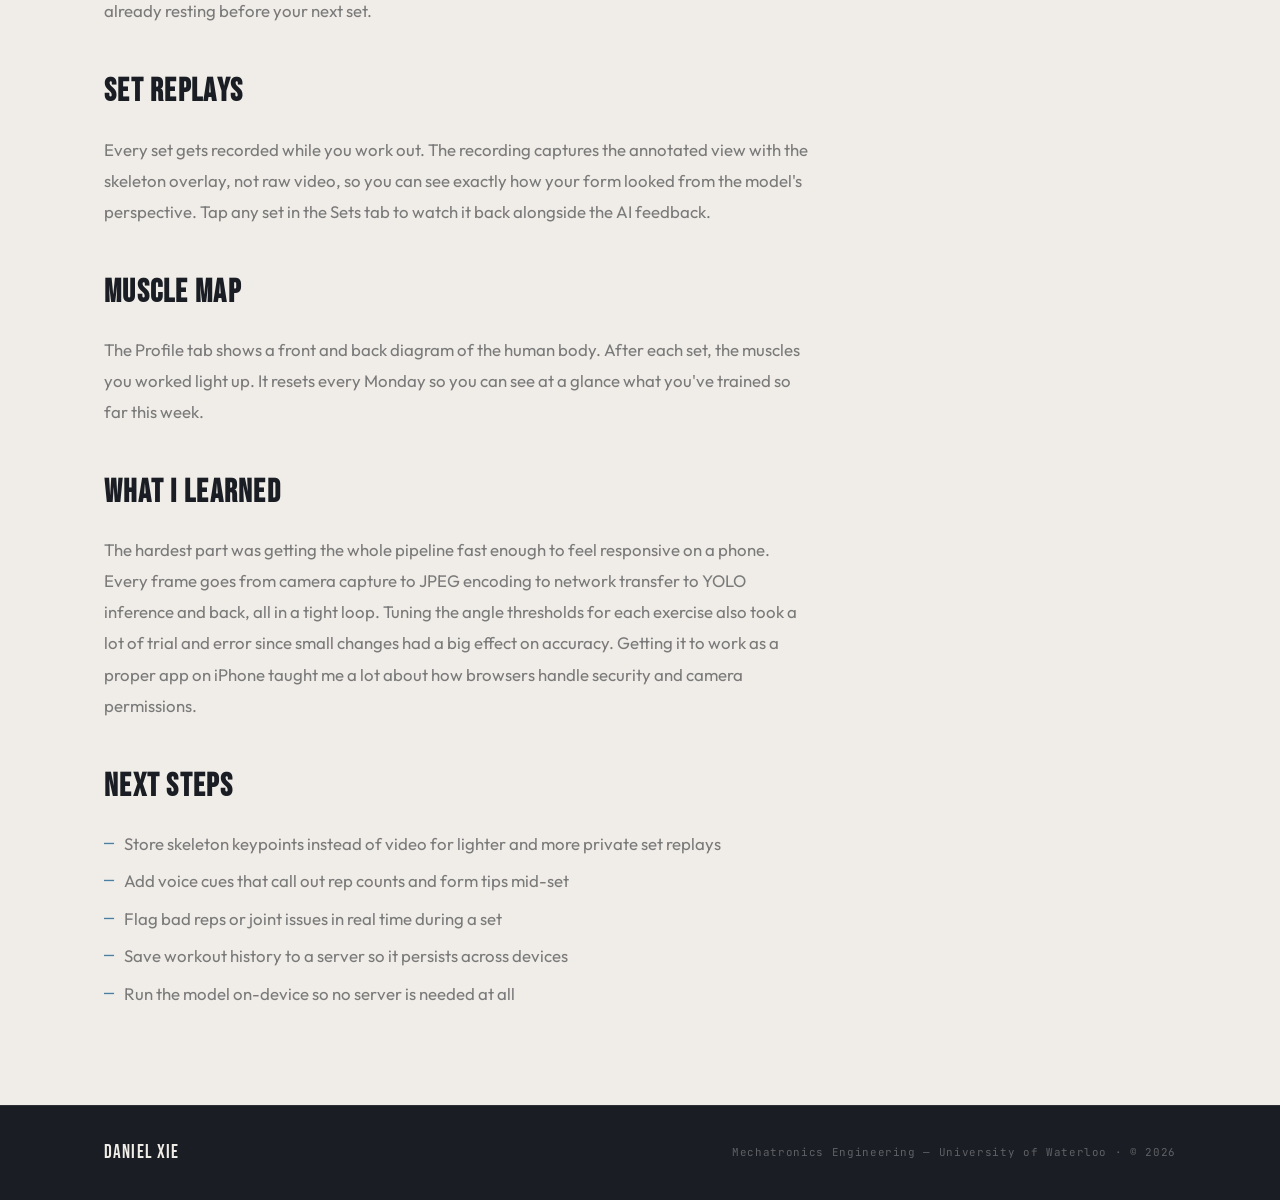
<file: projects/repai.html>
<!DOCTYPE html>
<html lang="en">
<head>
  <meta charset="UTF-8"/>
  <meta name="viewport" content="width=device-width, initial-scale=1.0"/>
  <title>RepAI — Daniel Xie</title>
  <link rel="preconnect" href="https://fonts.googleapis.com"/>
  <link href="https://fonts.googleapis.com/css2?family=Bebas+Neue&family=Outfit:wght@300;400;500;600&family=JetBrains+Mono:wght@400;500&display=swap" rel="stylesheet"/>
  <link rel="stylesheet" href="../style.css"/>
  <style>
    .proj-page { background: var(--bg); min-height: 100vh; padding-top: 64px; }

    .proj-header {
      background: var(--white);
      border-bottom: 1px solid var(--border);
      padding: 3rem 0 2.5rem;
    }
    .proj-header-inner { max-width: 1200px; margin: 0 auto; padding: 0 5%; }
    .proj-back {
      display: inline-flex; align-items: center; gap: 0.4rem;
      font-family: var(--fmono); font-size: 0.68rem;
      color: var(--muted); letter-spacing: 0.1em;
      text-transform: uppercase; margin-bottom: 1.75rem; transition: color 0.2s;
    }
    .proj-back:hover { color: var(--accent); }
    .proj-header-top {
      display: flex; align-items: flex-start;
      justify-content: space-between; gap: 2rem; flex-wrap: wrap;
    }
    .proj-header-left { flex: 1; }
    .proj-page-num {
      font-family: var(--fmono); font-size: 0.68rem;
      color: var(--accent); letter-spacing: 0.14em;
      text-transform: uppercase; margin-bottom: 0.5rem; display: block;
    }
    .proj-page-title {
      font-family: var(--fd); font-size: clamp(3rem, 6vw, 5.5rem);
      color: var(--text); line-height: 0.95; letter-spacing: 0.02em; margin-bottom: 1rem;
    }
    .proj-page-pills { display: flex; flex-wrap: wrap; gap: 0.4rem; }
    .proj-page-pills span {
      font-family: var(--fmono); font-size: 0.65rem;
      padding: 0.25rem 0.65rem; letter-spacing: 0.08em;
      text-transform: uppercase; border: 1px solid;
      color: var(--accent); border-color: rgba(74,127,165,0.3);
      background: rgba(74,127,165,0.05);
    }
    .proj-header-links { display: flex; flex-direction: column; gap: 0.5rem; padding-top: 0.5rem; }
    .proj-header-links a {
      display: inline-flex; align-items: center; gap: 0.5rem;
      font-family: var(--fmono); font-size: 0.75rem;
      color: var(--text); letter-spacing: 0.06em;
      border: 1px solid var(--border); padding: 0.5rem 1rem;
      transition: background 0.2s, color 0.2s; white-space: nowrap;
    }
    .proj-header-links a:hover { background: var(--text); color: var(--bg); }

    /* PHONE HERO */
    .phone-hero {
      background: #0e0e12; padding: 4rem 5%;
      display: flex; align-items: flex-end; justify-content: center;
      gap: 2rem; flex-wrap: wrap;
      border-bottom: 1px solid var(--border);
      overflow: hidden; position: relative; min-height: 420px;
    }
    .phone-hero::before {
      content: ''; position: absolute; inset: 0;
      background:
        radial-gradient(ellipse at 30% 50%, rgba(74,127,165,0.12) 0%, transparent 60%),
        radial-gradient(ellipse at 70% 50%, rgba(138,121,184,0.08) 0%, transparent 60%);
    }
    .phone-frame {
      position: relative; z-index: 1; width: 200px;
      background: #1a1a1a; border-radius: 36px;
      border: 2px solid #2a2a2a; overflow: hidden;
      box-shadow: 0 32px 80px rgba(0,0,0,0.6);
      transition: transform 0.3s; flex-shrink: 0;
    }
    .phone-frame:hover { transform: translateY(-8px); }
    .phone-frame.lift { transform: translateY(-24px); }
    .phone-frame.lift:hover { transform: translateY(-32px); }
    .phone-notch {
      height: 28px; background: #1a1a1a;
      display: flex; align-items: center; justify-content: center;
    }
    .phone-notch::after {
      content: ''; width: 80px; height: 10px;
      background: #000; border-radius: 100px;
    }
    .phone-screen {
      aspect-ratio: 9/19.5; background: #f7f5f0;
      display: flex; align-items: center; justify-content: center; overflow: hidden;
    }
    .phone-screen img { width: 100%; height: 100%; object-fit: cover; display: block; }
    .phone-placeholder { display: flex; flex-direction: column; align-items: center; gap: 8px; color: #444; }
    .phone-placeholder span {
      font-family: var(--fmono); font-size: 0.52rem;
      letter-spacing: 0.12em; text-transform: uppercase;
    }
    .phone-label {
      position: absolute; bottom: -28px; left: 50%; transform: translateX(-50%);
      font-family: var(--fmono); font-size: 0.55rem;
      color: #444; letter-spacing: 0.1em; text-transform: uppercase; white-space: nowrap;
    }

    /* BODY */
    .proj-body-wrap {
      max-width: 1200px; margin: 0 auto; padding: 5rem 5%;
      display: grid; grid-template-columns: 1fr 280px;
      gap: 5rem; align-items: start;
    }
    .proj-writeup h2 {
      font-family: var(--fd); font-size: 2rem; letter-spacing: 0.04em;
      color: var(--text); margin-bottom: 1rem; margin-top: 2.5rem;
    }
    .proj-writeup h2:first-child { margin-top: 0; }
    .proj-writeup p { color: var(--muted); font-size: 1.05rem; line-height: 1.85; margin-bottom: 1rem; }
    .proj-writeup ul { list-style: none; margin-bottom: 1rem; }
    .proj-writeup ul li {
      color: var(--muted); font-size: 1.05rem; line-height: 1.85;
      padding-left: 1.25rem; position: relative; margin-bottom: 0.4rem;
    }
    .proj-writeup ul li::before {
      content: '—'; position: absolute; left: 0;
      color: var(--accent); font-family: var(--fmono);
    }

    .proj-img-inline {
      width: 100%; margin: 1.75rem 0;
      overflow: hidden; border: 1px solid var(--border); background: var(--bg);
    }
    .proj-img-inline img {
      width: 100%; display: block; object-fit: cover;
      filter: saturate(0.92); transition: filter 0.3s;
    }
    .proj-img-inline:hover img { filter: saturate(1.05); }
    .proj-img-caption {
      font-family: var(--fmono); font-size: 0.65rem;
      color: var(--muted); letter-spacing: 0.08em;
      padding: 0.6rem 0.85rem;
      border-top: 1px solid var(--border); background: var(--cream);
    }
    .proj-img-pair {
      display: grid; grid-template-columns: 1fr 1fr;
      gap: 1px; margin: 1.75rem 0;
      border: 1px solid var(--border); background: var(--border);
    }
    .proj-img-pair .proj-img-inline { margin: 0; border: none; }

    .proj-sidebar {
      position: sticky; top: 84px;
      display: flex; flex-direction: column; gap: 1.5rem;
    }
    .proj-sidebar-block { border: 1px solid var(--border); background: var(--white); }
    .proj-sidebar-title {
      font-family: var(--fmono); font-size: 0.63rem;
      color: var(--accent); letter-spacing: 0.14em;
      text-transform: uppercase; padding: 0.85rem 1.25rem;
      border-bottom: 1px solid var(--border); background: var(--cream);
    }
    .proj-sidebar-row {
      display: flex; justify-content: space-between;
      align-items: baseline; padding: 0.75rem 1.25rem;
      border-bottom: 1px solid var(--border); gap: 1rem;
    }
    .proj-sidebar-row:last-child { border-bottom: none; }
    .proj-sidebar-key {
      font-family: var(--fmono); font-size: 0.65rem;
      color: var(--muted); letter-spacing: 0.06em;
      text-transform: uppercase; white-space: nowrap;
    }
    .proj-sidebar-val { font-family: var(--fmono); font-size: 0.72rem; color: var(--text); text-align: right; }

    @media (max-width: 900px) {
      .proj-body-wrap { grid-template-columns: 1fr; gap: 3rem; }
      .proj-sidebar { position: static; }
    }
    @media (max-width: 600px) {
      .proj-img-pair { grid-template-columns: 1fr; }
      .proj-header-top { flex-direction: column; }
      .phone-frame { width: 140px; }
      .phone-frame.lift { transform: translateY(-12px); }
    }
  </style>
</head>
<body>

  <div class="noise"></div>

  <nav id="nav">
    <div class="nav-inner">
      <a href="../index.html" class="nav-name">Daniel Xie</a>
      <ul class="nav-links">
        <li><a href="../index.html#about">About</a></li>
        <li><a href="../index.html#skills">Skills</a></li>
        <li><a href="../index.html#projects">Projects</a></li>
        <li><a href="../index.html#engineer">Me</a></li>
        <li><a href="../index.html#contact" class="nav-hire">Contact</a></li>
      </ul>
      <button class="burger" id="burger"><span></span><span></span></button>
    </div>
  </nav>

  <div class="proj-page">

    <div class="proj-header">
      <div class="proj-header-inner">
        <a href="../index.html#projects" class="proj-back">← Back to projects</a>
        <div class="proj-header-top">
          <div class="proj-header-left">
            <span class="proj-page-num">03 — Project</span>
            <h1 class="proj-page-title">RepAI</h1>
            <div class="proj-page-pills">
              <span>Python</span>
              <span>YOLOv8</span>
              <span>OpenCV</span>
              <span>Flask</span>
              <span>PWA</span>
              <span>Claude API</span>
            </div>
          </div>
          <div class="proj-header-links">
            <a href="https://github.com/DanielXie0348" target="_blank">GitHub ↗</a>
          </div>
        </div>
      </div>
    </div>

    <!-- PHONE HERO -->
    <div class="phone-hero">

      <div class="phone-frame" style="position:relative">
        <div class="phone-notch"></div>
        <div class="phone-screen">
          <img src="repai-home.jpeg" alt="Home"/>
        </div>
        <div class="phone-label">Home</div>
      </div>

      <div class="phone-frame" style="position:relative">
        <div class="phone-notch"></div>
        <div class="phone-screen" style="background:#111">
          <img src="repai-counter.jpeg" alt="Counter"/>
        </div>
        <div class="phone-label">Live Counter</div>
      </div>

      <div class="phone-frame" style="position:relative">
        <div class="phone-notch"></div>
        <div class="phone-screen">
          <img src="repai-replay.jpeg" alt="Replay"/>
        </div>
        <div class="phone-label">Set Replays</div>
      </div>

      <div class="phone-frame" style="position:relative">
        <div class="phone-notch"></div>
        <div class="phone-screen">
          <img src="repai-profile.jpeg" alt="Profile"/>
        </div>
        <div class="phone-label">Profile</div>
      </div>

    </div>

    <div class="proj-body-wrap">

      <div class="proj-writeup">

        <h2>Overview</h2>
        <p>
          RepAI is an AI-powered workout assistant that runs on your phone. Point your camera
          at yourself, pick an exercise, and it counts your reps automatically using computer
          vision. After each set it gives you coaching feedback, saves a replay of your
          skeleton so you can check your form, and tracks your progress over time. No
          wearables, no equipment, no App Store needed.
        </p>

        <div class="proj-img-inline">
          <img src="repai-code1.jpg" alt="RepAI overview"/>
          <div class="proj-img-caption">RepAI running live — YOLOv8 pose overlay with real-time rep counting</div>
        </div>

        <h2>How Rep Counting Works</h2>
        <p>
          Each frame from the phone camera gets sent to a Python server running YOLOv8, which
          detects 17 points on your body in real time. From those points, the system calculates
          the angles at key joints like your elbow or knee. Each exercise has angle thresholds
          that define the "up" and "down" positions. A rep is only counted when you complete
          the full range of motion in the right order, so half-reps don't register.
        </p>
        <p>
          The system also figures out automatically which side of your body is more visible
          to the camera and uses that side for tracking, so it works no matter which way
          you're facing.
        </p>

        <div class="proj-img-pair">
          <div class="proj-img-inline">
            <img src="repai-code2.jpg" alt="Curl tracker logic"/>
            <div class="proj-img-caption">Curl tracker — angle thresholds enforce full ROM</div>
          </div>
          <div class="proj-img-inline">
            <img src="repai-code3.jpg" alt="Angle calculation"/>
            <div class="proj-img-caption">Joint angle calculation — arctan2 vector method</div>
          </div>
        </div>

        <h2>Exercises Supported</h2>
        <ul>
          <li>Bicep Curl</li>
          <li>Squat</li>
          <li>Lateral Raise</li>
          <li>Shoulder Press</li>
          <li>Push-Up</li>
          <li>Lunge</li>
          <li>Tricep Extension</li>
          <li>Calf Raise</li>
        </ul>

        <h2>Mobile App</h2>
        <p>
          RepAI runs in your phone browser and can be installed to your home screen through
          Safari, where it opens fullscreen like a native app. The whole frontend is a single
          HTML file with four tabs: Home, Counter, Sets, and Profile. There's no App Store,
          no installation, and no framework — just a file served by Flask.
        </p>
        <p>
          Getting the camera working on iPhone was the trickiest part. iOS only allows camera
          access over a secure connection, so during development ngrok is used to give the
          local server a real HTTPS address that the phone can connect to.
        </p>

        <h2>AI Feedback</h2>
        <p>
          After you save a set, the app sends the exercise and rep count to Claude's API
          and gets back a short coaching note in plain English. It shows up on the set card
          in the Sets tab while you're already resting before your next set.
        </p>

        <h2>Set Replays</h2>
        <p>
          Every set gets recorded while you work out. The recording captures the annotated
          view with the skeleton overlay, not raw video, so you can see exactly how your
          form looked from the model's perspective. Tap any set in the Sets tab to watch
          it back alongside the AI feedback.
        </p>

        <h2>Muscle Map</h2>
        <p>
          The Profile tab shows a front and back diagram of the human body. After each set,
          the muscles you worked light up. It resets every Monday so you can see at a glance
          what you've trained so far this week.
        </p>

        <h2>What I Learned</h2>
        <p>
          The hardest part was getting the whole pipeline fast enough to feel responsive on
          a phone. Every frame goes from camera capture to JPEG encoding to network transfer
          to YOLO inference and back, all in a tight loop. Tuning the angle thresholds for
          each exercise also took a lot of trial and error since small changes had a big
          effect on accuracy. Getting it to work as a proper app on iPhone taught me a lot
          about how browsers handle security and camera permissions.
        </p>

        <h2>Next Steps</h2>
        <ul>
          <li>Store skeleton keypoints instead of video for lighter and more private set replays</li>
          <li>Add voice cues that call out rep counts and form tips mid-set</li>
          <li>Flag bad reps or joint issues in real time during a set</li>
          <li>Save workout history to a server so it persists across devices</li>
          <li>Run the model on-device so no server is needed at all</li>
        </ul>

      </div>

      <div class="proj-sidebar">
        <div class="proj-sidebar-block">
          <div class="proj-sidebar-title">Quick Facts</div>
          <div class="proj-sidebar-row">
            <span class="proj-sidebar-key">Type</span>
            <span class="proj-sidebar-val">Mobile PWA</span>
          </div>
          <div class="proj-sidebar-row">
            <span class="proj-sidebar-key">Model</span>
            <span class="proj-sidebar-val">YOLOv8n-pose</span>
          </div>
          <div class="proj-sidebar-row">
            <span class="proj-sidebar-key">Exercises</span>
            <span class="proj-sidebar-val">8</span>
          </div>
          <div class="proj-sidebar-row">
            <span class="proj-sidebar-key">Keypoints</span>
            <span class="proj-sidebar-val">17 per frame</span>
          </div>
          <div class="proj-sidebar-row">
            <span class="proj-sidebar-key">AI</span>
            <span class="proj-sidebar-val">Claude API</span>
          </div>
          <div class="proj-sidebar-row">
            <span class="proj-sidebar-key">Platform</span>
            <span class="proj-sidebar-val">iOS / Android PWA</span>
          </div>
          <div class="proj-sidebar-row">
            <span class="proj-sidebar-key">Year</span>
            <span class="proj-sidebar-val">2025</span>
          </div>
        </div>

        <div class="proj-sidebar-block">
          <div class="proj-sidebar-title">Unique to RepAI</div>
          <div class="proj-sidebar-row">
            <span class="proj-sidebar-key">Rep counting</span>
            <span class="proj-sidebar-val">Camera-based</span>
          </div>
          <div class="proj-sidebar-row">
            <span class="proj-sidebar-key">Feedback</span>
            <span class="proj-sidebar-val">Per-set AI coach</span>
          </div>
          <div class="proj-sidebar-row">
            <span class="proj-sidebar-key">Replay</span>
            <span class="proj-sidebar-val">Skeleton overlay</span>
          </div>
          <div class="proj-sidebar-row">
            <span class="proj-sidebar-key">Muscle map</span>
            <span class="proj-sidebar-val">Weekly tracking</span>
          </div>
        </div>
      </div>

    </div>
  </div>

  <footer>
    <div class="container footer-row">
      <span class="footer-name">Daniel Xie</span>
      <span class="footer-copy">Mechatronics Engineering — University of Waterloo · © 2026</span>
    </div>
  </footer>

  <script>
    const burger = document.getElementById('burger');
    const mobileMenu = document.getElementById('mobile-menu');
    if (burger && mobileMenu) burger.addEventListener('click', () => mobileMenu.classList.toggle('open'));
  </script>

</body>
</html>
</file>
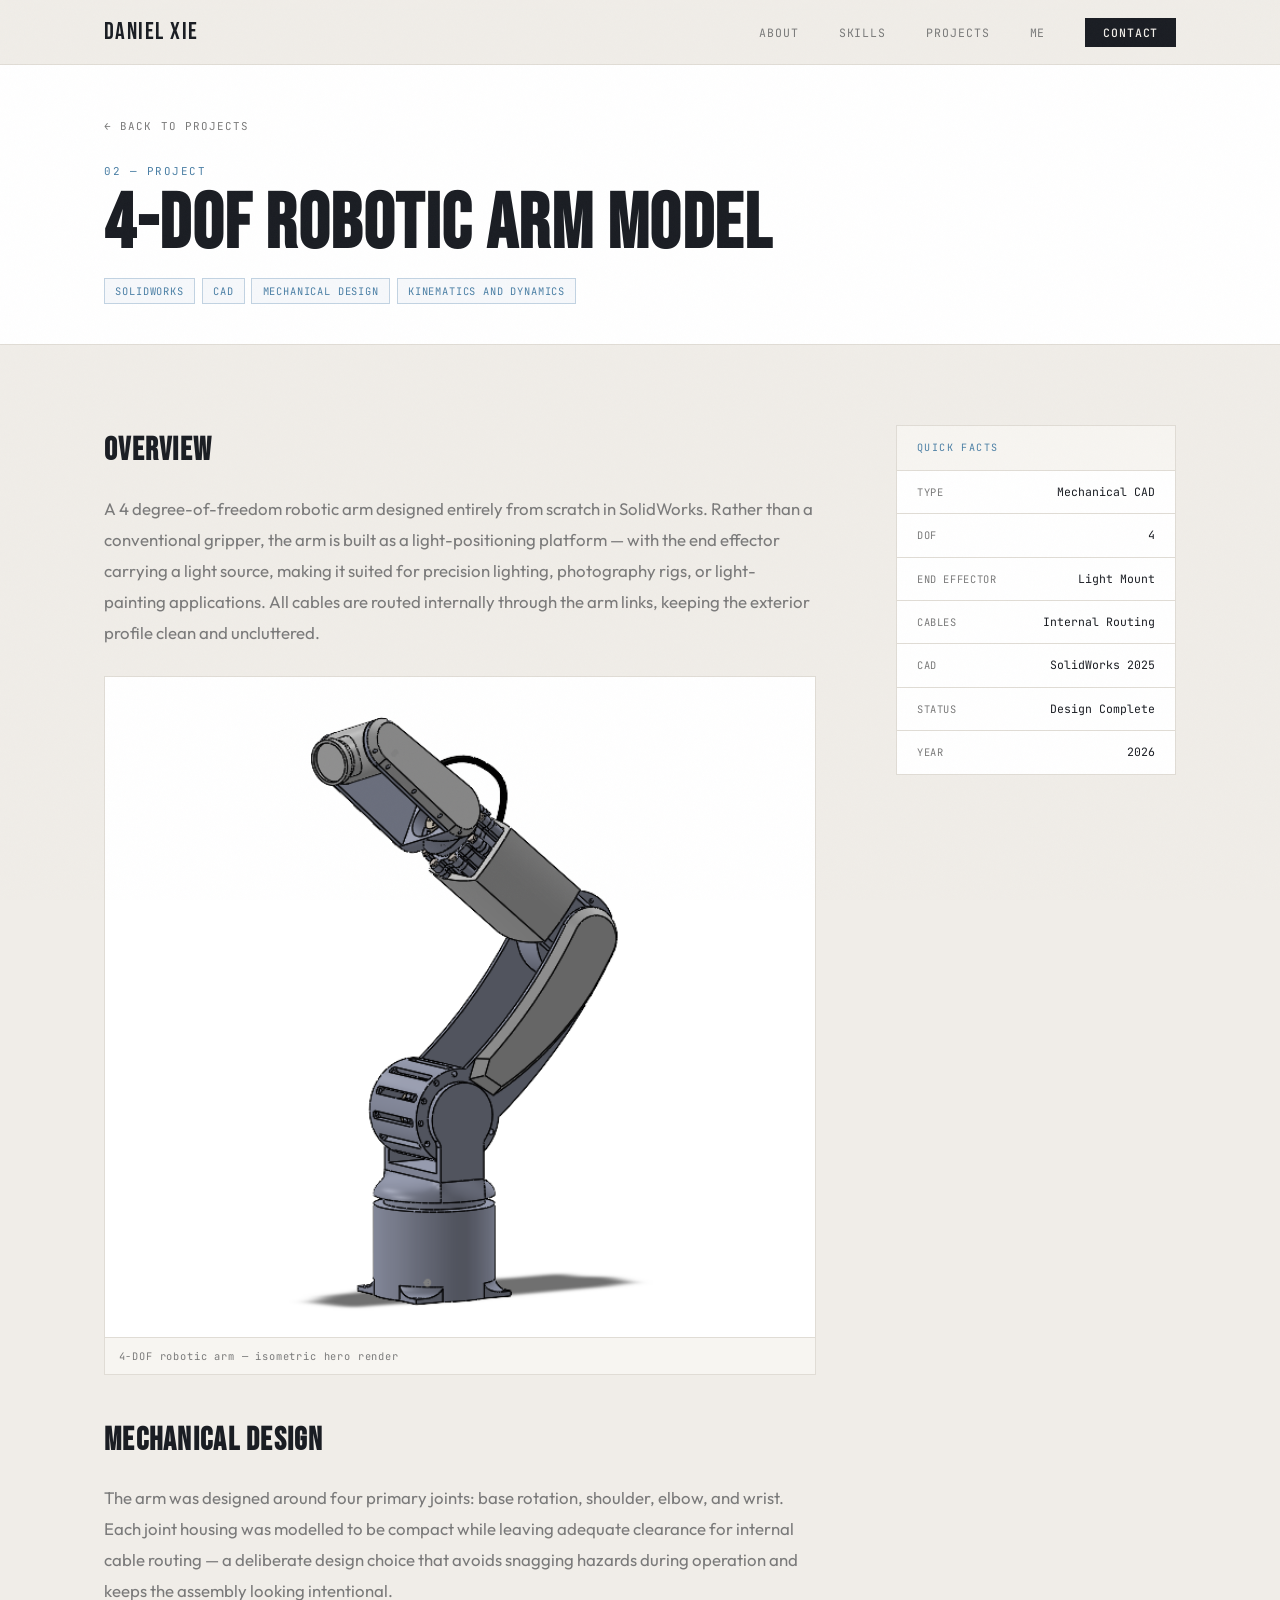
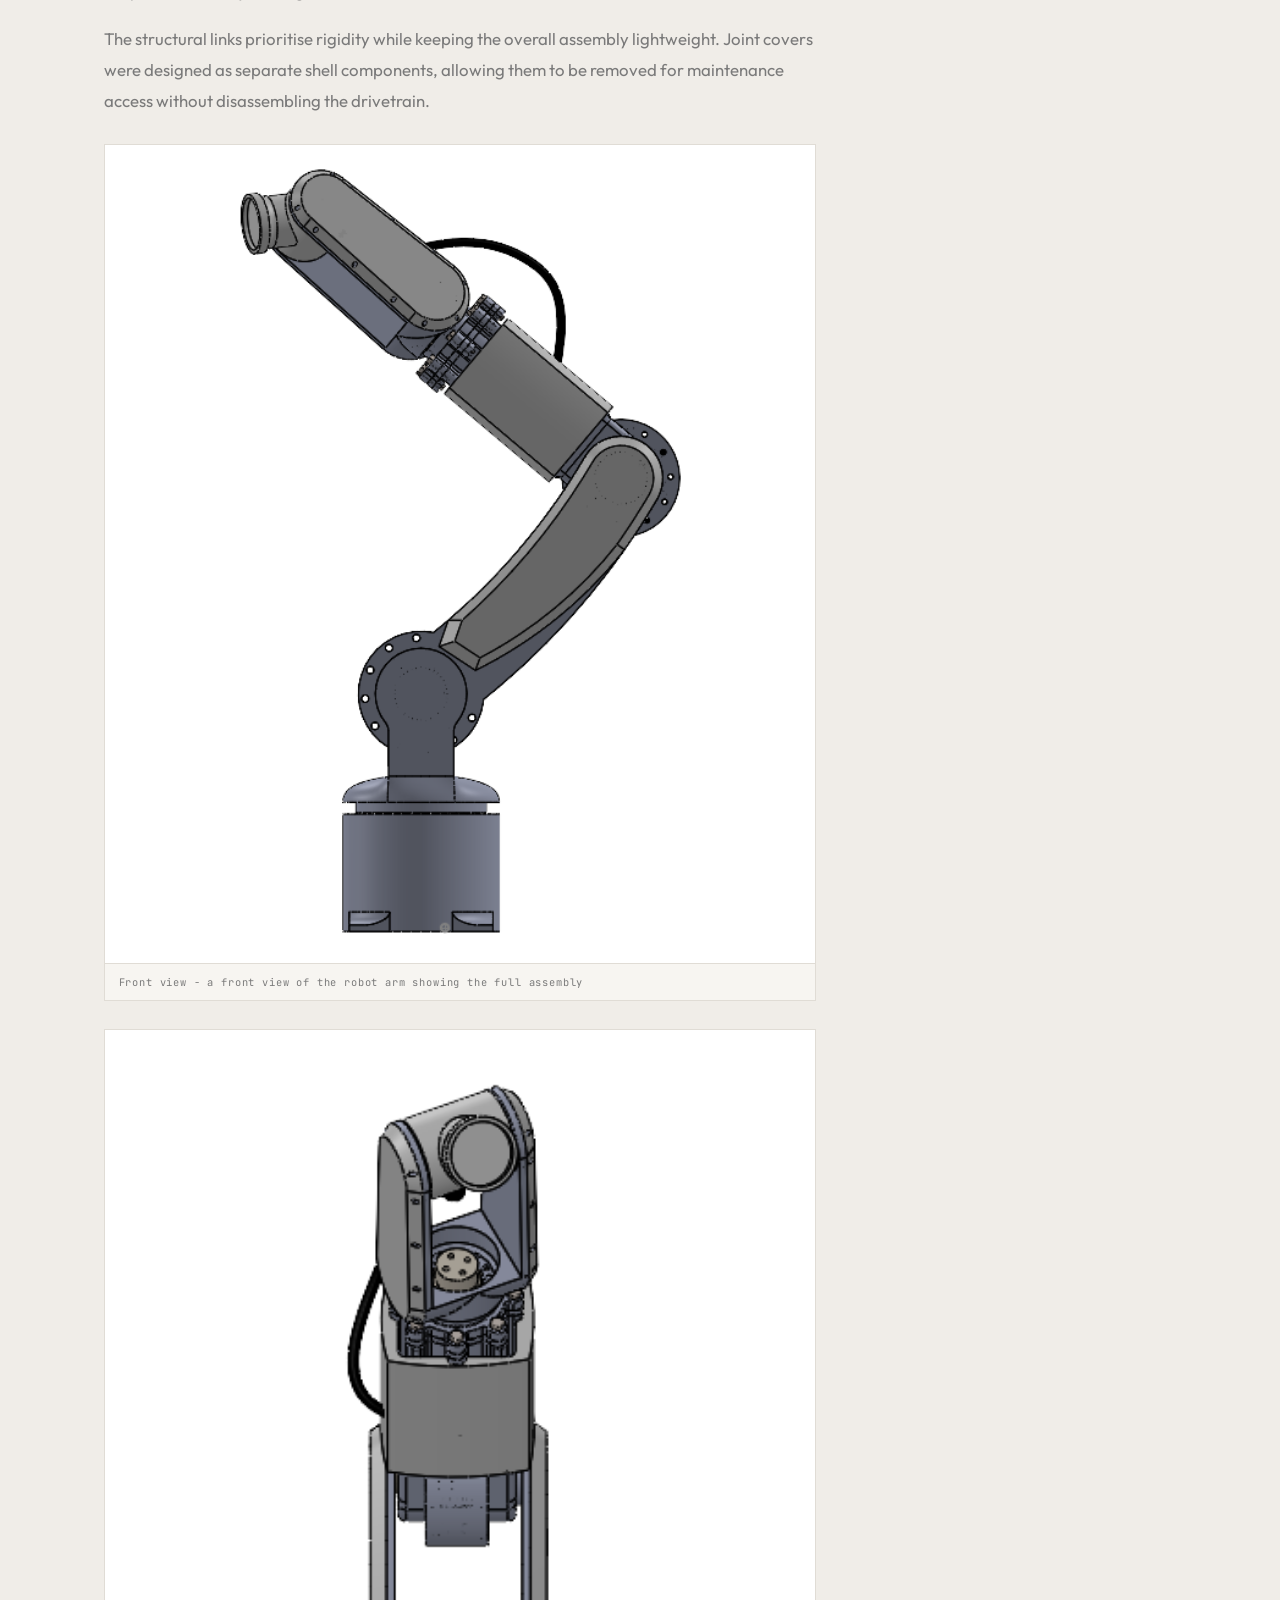
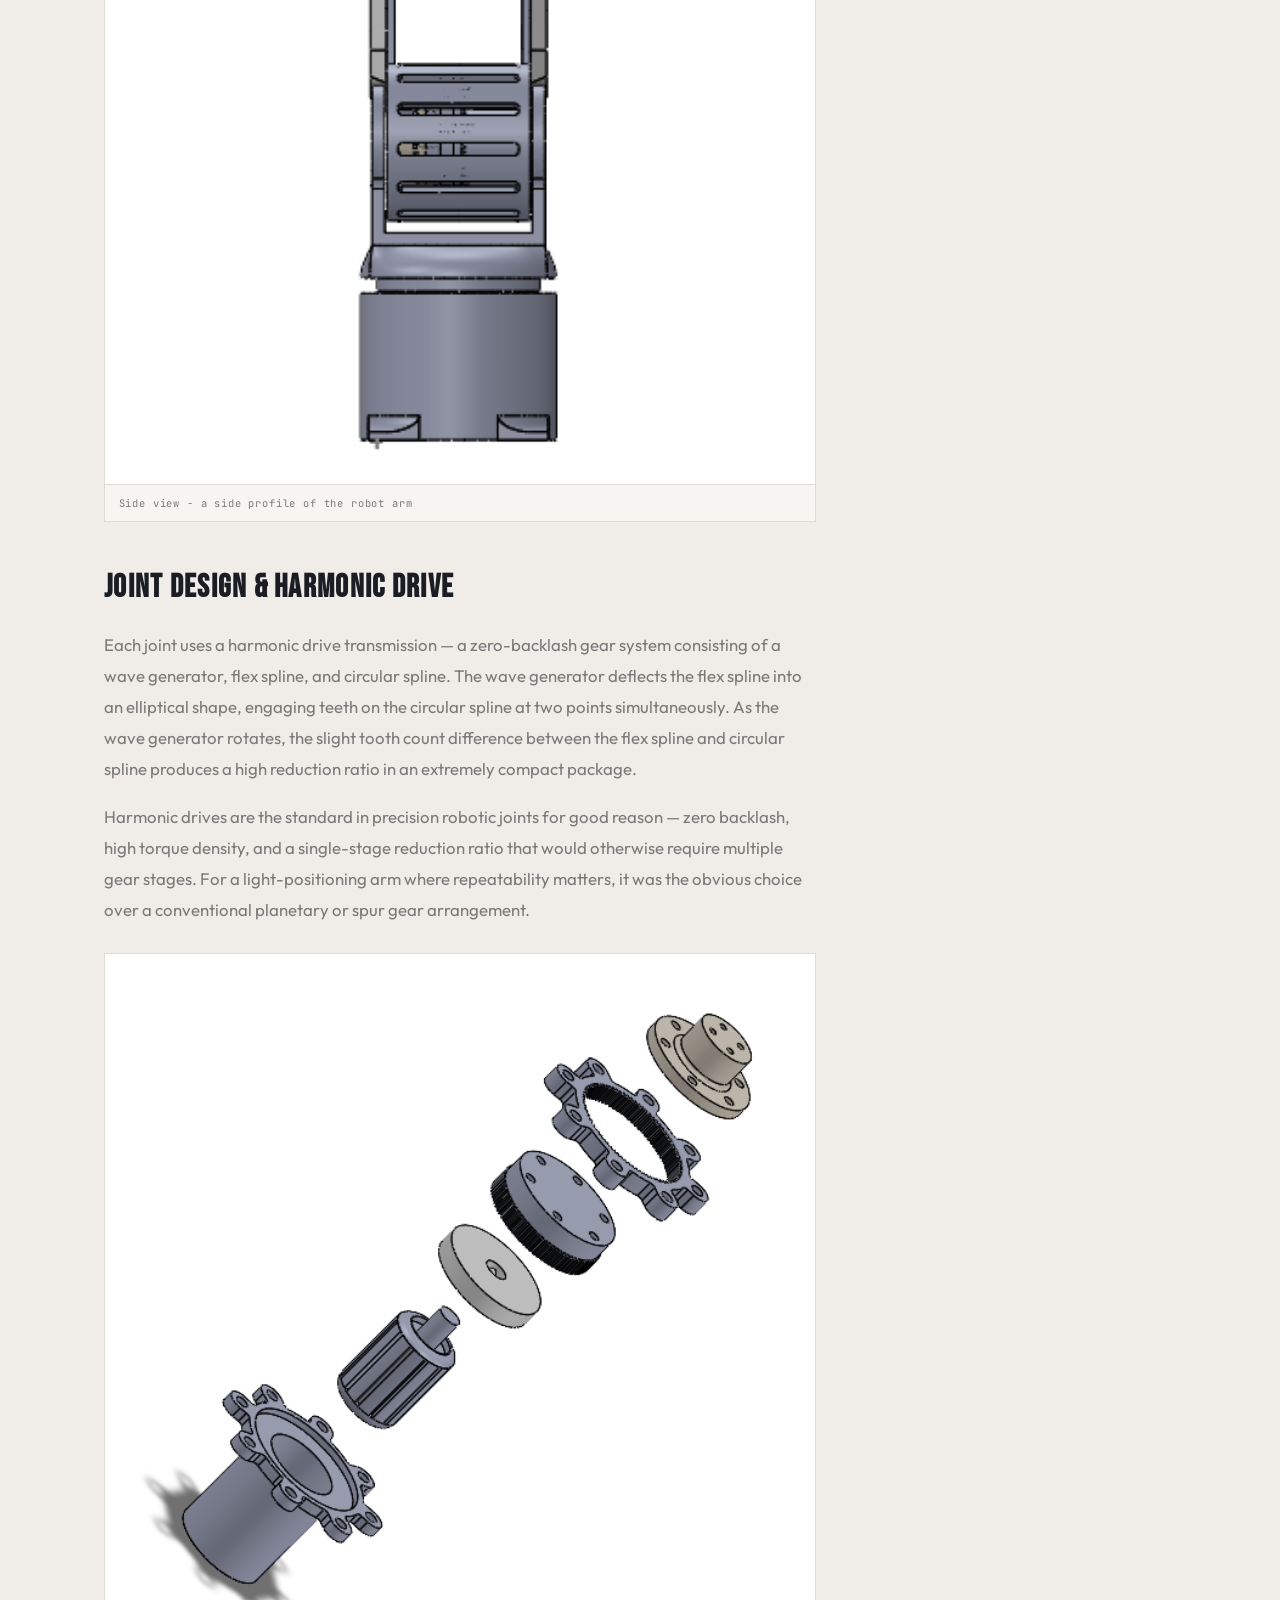
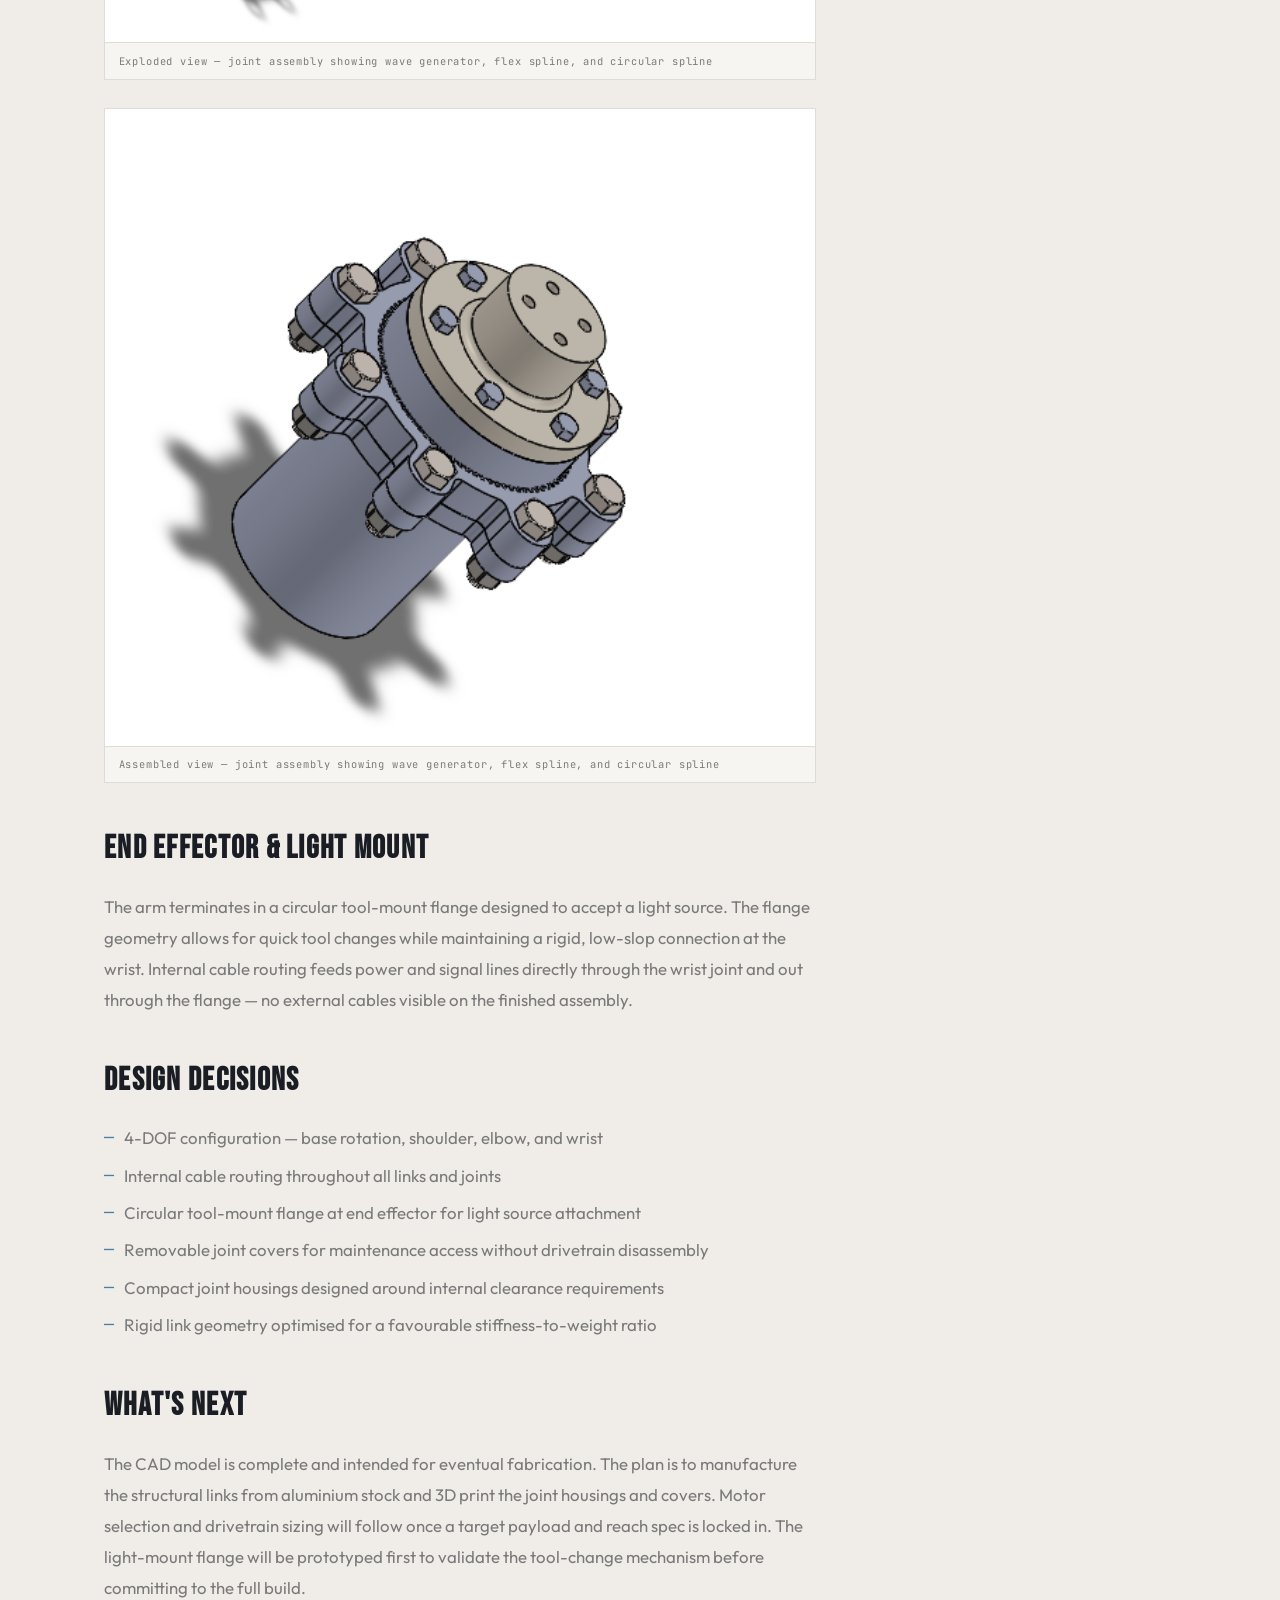
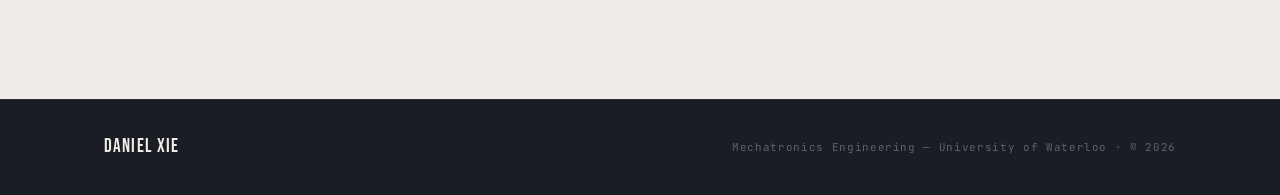
<file: projects/robotarm.html>
<!DOCTYPE html>
<html lang="en">
<head>
  <meta charset="UTF-8"/>
  <meta name="viewport" content="width=device-width, initial-scale=1.0"/>
  <title>4-DOF Robotic Arm — Daniel Xie</title>
  <link rel="preconnect" href="https://fonts.googleapis.com"/>
  <link href="https://fonts.googleapis.com/css2?family=Bebas+Neue&family=Outfit:wght@300;400;500;600&family=JetBrains+Mono:wght@400;500&display=swap" rel="stylesheet"/>
  <link rel="stylesheet" href="../style.css"/>
  <style>
    .proj-page { background: var(--bg); min-height: 100vh; padding-top: 64px; }
    .proj-header { background: var(--white); border-bottom: 1px solid var(--border); padding: 3rem 0 2.5rem; }
    .proj-header-inner { max-width: 1200px; margin: 0 auto; padding: 0 5%; }
    .proj-back { display: inline-flex; align-items: center; gap: 0.4rem; font-family: var(--fmono); font-size: 0.68rem; color: var(--muted); letter-spacing: 0.1em; text-transform: uppercase; margin-bottom: 1.75rem; transition: color 0.2s; }
    .proj-back:hover { color: var(--accent); }
    .proj-header-top { display: flex; align-items: flex-start; justify-content: space-between; gap: 2rem; flex-wrap: wrap; }
    .proj-header-left { flex: 1; }
    .proj-page-num { font-family: var(--fmono); font-size: 0.68rem; color: var(--accent); letter-spacing: 0.14em; text-transform: uppercase; margin-bottom: 0.5rem; display: block; }
    .proj-page-title { font-family: var(--fd); font-size: clamp(3rem, 6vw, 5.5rem); color: var(--text); line-height: 0.95; letter-spacing: 0.02em; margin-bottom: 1rem; }
    .proj-page-pills { display: flex; flex-wrap: wrap; gap: 0.4rem; }
    .proj-page-pills span { font-family: var(--fmono); font-size: 0.65rem; padding: 0.25rem 0.65rem; letter-spacing: 0.08em; text-transform: uppercase; border: 1px solid; color: var(--accent); border-color: rgba(74,127,165,0.3); background: rgba(74,127,165,0.05); }
    .proj-body-wrap { max-width: 1200px; margin: 0 auto; padding: 5rem 5%; display: grid; grid-template-columns: 1fr 280px; gap: 5rem; align-items: start; }
    .proj-writeup h2 { font-family: var(--fd); font-size: 2rem; letter-spacing: 0.04em; color: var(--text); margin-bottom: 1rem; margin-top: 2.5rem; }
    .proj-writeup h2:first-child { margin-top: 0; }
    .proj-writeup p { color: var(--muted); font-size: 1.05rem; line-height: 1.85; margin-bottom: 1rem; }
    .proj-writeup ul { list-style: none; margin-bottom: 1rem; }
    .proj-writeup ul li { color: var(--muted); font-size: 1.05rem; line-height: 1.85; padding-left: 1.25rem; position: relative; margin-bottom: 0.4rem; }
    .proj-writeup ul li::before { content: '—'; position: absolute; left: 0; color: var(--accent); font-family: var(--fmono); }
    .proj-img-inline { width: 100%; margin: 1.75rem 0; overflow: hidden; border: 1px solid var(--border); background: var(--bg); }
    .proj-img-inline img { width: 100%; display: block; object-fit: cover; filter: saturate(0.92); transition: filter 0.3s; }
    .proj-img-inline:hover img { filter: saturate(1.05); }
    .proj-img-caption { font-family: var(--fmono); font-size: 0.65rem; color: var(--muted); letter-spacing: 0.08em; padding: 0.6rem 0.85rem; border-top: 1px solid var(--border); background: var(--cream); }
    .proj-img-pair { display: grid; grid-template-columns: 1fr 1fr; gap: 1px; margin: 1.75rem 0; border: 1px solid var(--border); background: var(--border); }
    .proj-img-pair .proj-img-inline { margin: 0; border: none; }
    .proj-sidebar { position: sticky; top: 84px; display: flex; flex-direction: column; gap: 1.5rem; }
    .proj-sidebar-block { border: 1px solid var(--border); background: var(--white); }
    .proj-sidebar-title { font-family: var(--fmono); font-size: 0.63rem; color: var(--accent); letter-spacing: 0.14em; text-transform: uppercase; padding: 0.85rem 1.25rem; border-bottom: 1px solid var(--border); background: var(--cream); }
    .proj-sidebar-row { display: flex; justify-content: space-between; align-items: baseline; padding: 0.75rem 1.25rem; border-bottom: 1px solid var(--border); gap: 1rem; }
    .proj-sidebar-row:last-child { border-bottom: none; }
    .proj-sidebar-key { font-family: var(--fmono); font-size: 0.65rem; color: var(--muted); letter-spacing: 0.06em; text-transform: uppercase; white-space: nowrap; }
    .proj-sidebar-val { font-family: var(--fmono); font-size: 0.72rem; color: var(--text); text-align: right; }
    @media (max-width: 900px) { .proj-body-wrap { grid-template-columns: 1fr; gap: 3rem; } .proj-sidebar { position: static; } }
    @media (max-width: 600px) { .proj-img-pair { grid-template-columns: 1fr; } .proj-header-top { flex-direction: column; } }
  </style>
</head>
<body>

  <div class="noise"></div>

  <nav id="nav">
    <div class="nav-inner">
      <a href="../index.html" class="nav-name">Daniel Xie</a>
      <ul class="nav-links">
        <li><a href="../index.html#about">About</a></li>
        <li><a href="../index.html#skills">Skills</a></li>
        <li><a href="../index.html#projects">Projects</a></li>
        <li><a href="../index.html#engineer">Me</a></li>
        <li><a href="../index.html#contact" class="nav-hire">Contact</a></li>
      </ul>
      <button class="burger" id="burger"><span></span><span></span></button>
    </div>
  </nav>

  <div class="mobile-menu" id="mobile-menu">
    <a href="../index.html#about">About</a>
    <a href="../index.html#skills">Skills</a>
    <a href="../index.html#projects">Projects</a>
    <a href="../index.html#engineer">Me</a>
    <a href="../index.html#contact">Contact</a>
  </div>

  <div class="proj-page">

    <div class="proj-header">
      <div class="proj-header-inner">
        <a href="../index.html#projects" class="proj-back">← Back to projects</a>
        <div class="proj-header-top">
          <div class="proj-header-left">
            <span class="proj-page-num">02 — Project</span>
            <h1 class="proj-page-title">4-DOF Robotic Arm Model</h1>
            <div class="proj-page-pills">
              <span>SolidWorks</span>
              <span>CAD</span>
              <span>Mechanical Design</span>
              <span>Kinematics and Dynamics</span>
            </div>
          </div>
        </div>
      </div>
    </div>

    <div class="proj-body-wrap">

      <div class="proj-writeup">

        <h2>Overview</h2>
        <p>
          A 4 degree-of-freedom robotic arm designed entirely from scratch in SolidWorks.
          Rather than a conventional gripper, the arm is built as a light-positioning platform —
          with the end effector carrying a light source, making it suited for precision lighting,
          photography rigs, or light-painting applications. All cables are routed internally
          through the arm links, keeping the exterior profile clean and uncluttered.
        </p>

        <div class="proj-img-inline">
          <img src="robotarm-hero.png" alt="4-DOF Robotic Arm — isometric view"/>
          <div class="proj-img-caption">4-DOF robotic arm — isometric hero render</div>
        </div>

        <h2>Mechanical Design</h2>
        <p>
          The arm was designed around four primary joints: base rotation, shoulder, elbow,
          and wrist. Each joint housing was modelled to be compact while leaving adequate
          clearance for internal cable routing — a deliberate design choice that avoids
          snagging hazards during operation and keeps the assembly looking intentional.
        </p>
        <p>
          The structural links prioritise rigidity while keeping the overall assembly
          lightweight. Joint covers were designed as separate shell components, allowing
          them to be removed for maintenance access without disassembling the drivetrain.
        </p>

        <div class="proj-img-inline">
        <img src="robotarm-front.png" alt="Arm Front View"/>
        <div class="proj-img-caption">Front view - a front view of the robot arm showing the full assembly</div>
        </div>
        <div class="proj-img-inline">
        <img src="robotarm-side.png" alt="Arm Side View"/>
        <div class="proj-img-caption">Side view - a side profile of the robot arm</div>
        </div>

        <h2>Joint Design & Harmonic Drive</h2>
        <p>
        Each joint uses a harmonic drive transmission — a zero-backlash gear system
        consisting of a wave generator, flex spline, and circular spline. The wave
        generator deflects the flex spline into an elliptical shape, engaging teeth
        on the circular spline at two points simultaneously. As the wave generator
        rotates, the slight tooth count difference between the flex spline and
        circular spline produces a high reduction ratio in an extremely compact
        package.
        </p>
        <p>
        Harmonic drives are the standard in precision robotic joints for good reason
        — zero backlash, high torque density, and a single-stage reduction ratio
        that would otherwise require multiple gear stages. For a light-positioning
        arm where repeatability matters, it was the obvious choice over a
        conventional planetary or spur gear arrangement.
        </p>

        <div class="proj-img-inline">
        <img src="joint-exploded.png" alt="Joint exploded view"/>
        <div class="proj-img-caption">Exploded view — joint assembly showing wave generator, flex spline, and circular spline</div>
        </div>
        <div class="proj-img-inline">
        <img src="joint-assembled.png" alt="Joint assembled view"/>
        <div class="proj-img-caption">Assembled view — joint assembly showing wave generator, flex spline, and circular spline</div>
        </div>

        <h2>End Effector & Light Mount</h2>
        <p>
          The arm terminates in a circular tool-mount flange designed to accept a light source.
          The flange geometry allows for quick tool changes while maintaining a rigid,
          low-slop connection at the wrist. Internal cable routing feeds power and signal
          lines directly through the wrist joint and out through the flange — no external
          cables visible on the finished assembly.
        </p>


        <h2>Design Decisions</h2>
        <ul>
          <li>4-DOF configuration — base rotation, shoulder, elbow, and wrist</li>
          <li>Internal cable routing throughout all links and joints</li>
          <li>Circular tool-mount flange at end effector for light source attachment</li>
          <li>Removable joint covers for maintenance access without drivetrain disassembly</li>
          <li>Compact joint housings designed around internal clearance requirements</li>
          <li>Rigid link geometry optimised for a favourable stiffness-to-weight ratio</li>
        </ul>

        <h2>What's Next</h2>
        <p>
          The CAD model is complete and intended for eventual fabrication. The plan is to
          manufacture the structural links from aluminium stock and 3D print the joint
          housings and covers. Motor selection and drivetrain sizing will follow once a
          target payload and reach spec is locked in. The light-mount flange will be
          prototyped first to validate the tool-change mechanism before committing to
          the full build.
        </p>

      </div>

      <div class="proj-sidebar">
        <div class="proj-sidebar-block">
          <div class="proj-sidebar-title">Quick Facts</div>
          <div class="proj-sidebar-row">
            <span class="proj-sidebar-key">Type</span>
            <span class="proj-sidebar-val">Mechanical CAD</span>
          </div>
          <div class="proj-sidebar-row">
            <span class="proj-sidebar-key">DOF</span>
            <span class="proj-sidebar-val">4</span>
          </div>
          <div class="proj-sidebar-row">
            <span class="proj-sidebar-key">End Effector</span>
            <span class="proj-sidebar-val">Light Mount</span>
          </div>
          <div class="proj-sidebar-row">
            <span class="proj-sidebar-key">Cables</span>
            <span class="proj-sidebar-val">Internal Routing</span>
          </div>
          <div class="proj-sidebar-row">
            <span class="proj-sidebar-key">CAD</span>
            <span class="proj-sidebar-val">SolidWorks 2025</span>
          </div>
          <div class="proj-sidebar-row">
            <span class="proj-sidebar-key">Status</span>
            <span class="proj-sidebar-val">Design Complete</span>
          </div>
          <div class="proj-sidebar-row">
            <span class="proj-sidebar-key">Year</span>
            <span class="proj-sidebar-val">2026</span>
          </div>
        </div>
      </div>

    </div>

  </div>

  <footer>
    <div class="container footer-row">
      <span class="footer-name">Daniel Xie</span>
      <span class="footer-copy">Mechatronics Engineering — University of Waterloo · © 2026</span>
    </div>
  </footer>

  <script>
    const burger = document.getElementById('burger');
    const mobileMenu = document.getElementById('mobile-menu');
    if (burger && mobileMenu) burger.addEventListener('click', () => mobileMenu.classList.toggle('open'));
  </script>

</body>
</html>
</file>
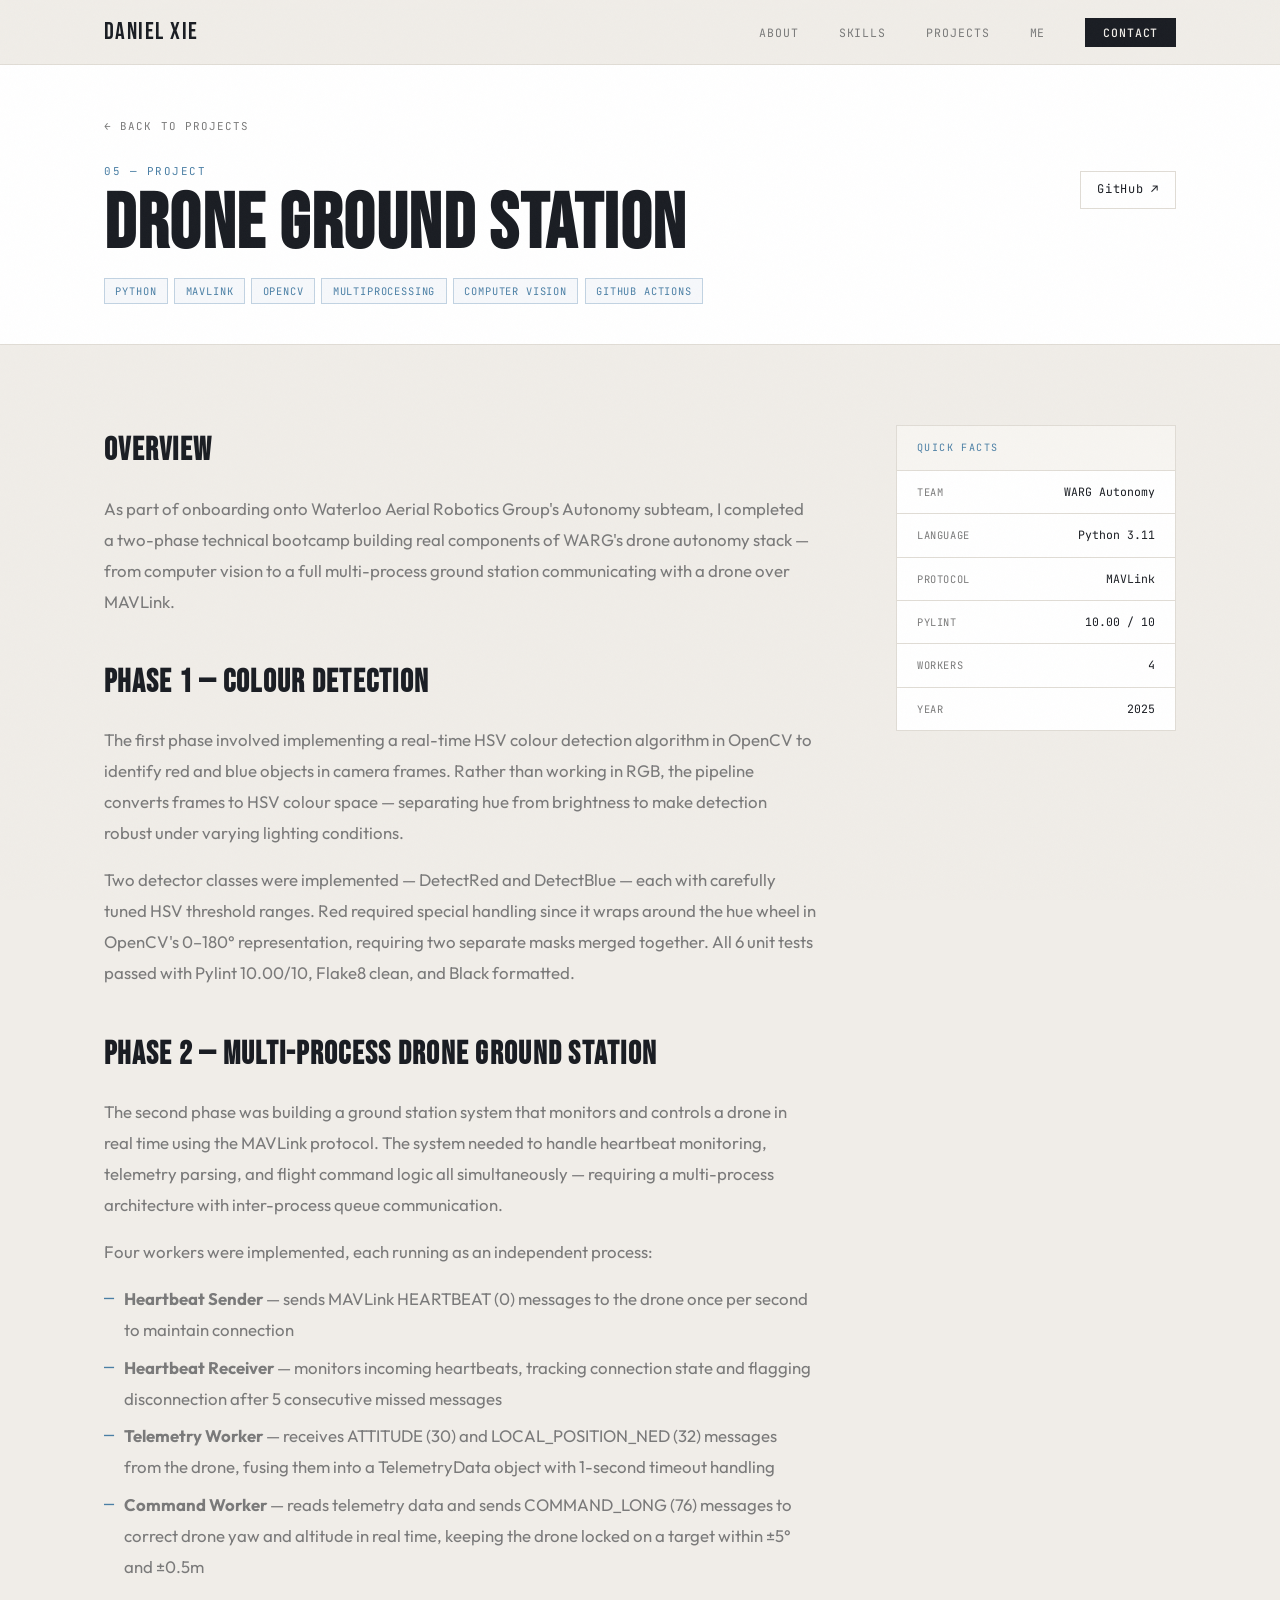
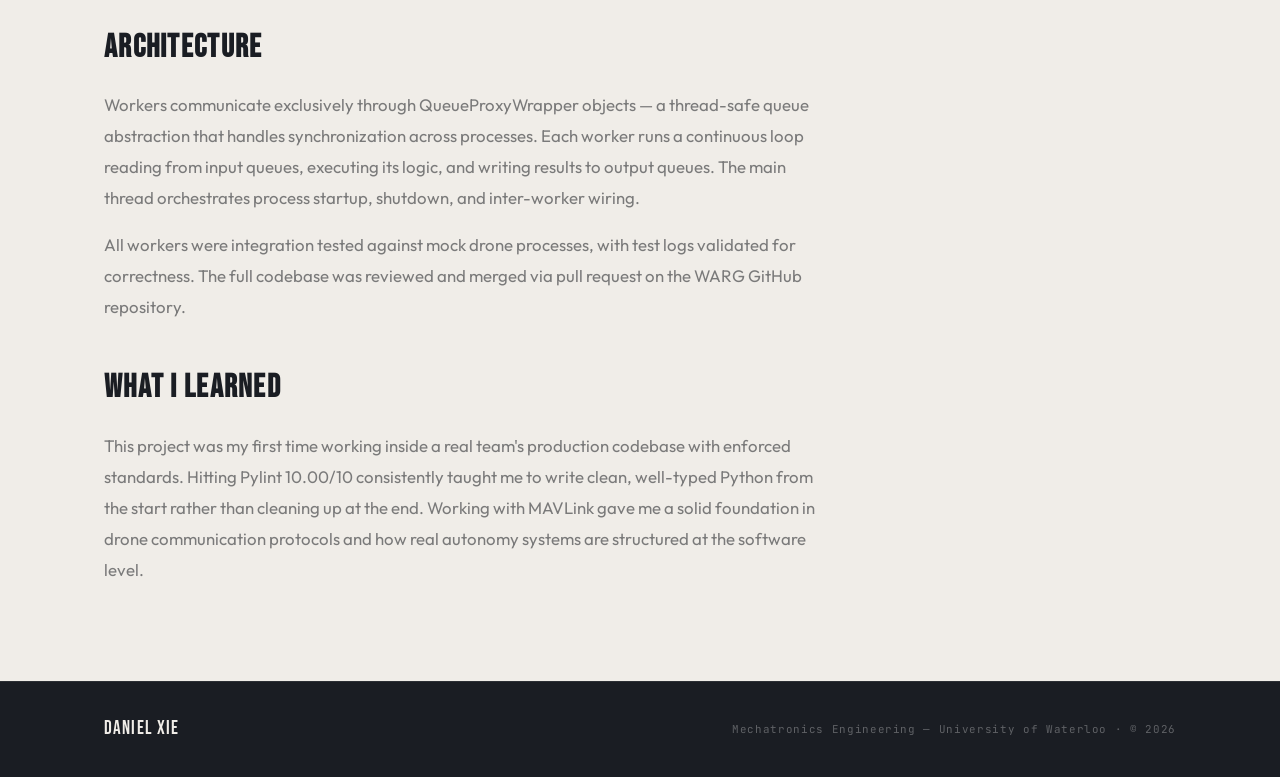
<file: projects/warg.html>
<!DOCTYPE html>
<html lang="en">
<head>
  <meta charset="UTF-8"/>
  <meta name="viewport" content="width=device-width, initial-scale=1.0"/>
  <title>WARG Drone Ground Station — Daniel Xie</title>
  <link rel="preconnect" href="https://fonts.googleapis.com"/>
  <link href="https://fonts.googleapis.com/css2?family=Bebas+Neue&family=Outfit:wght@300;400;500;600&family=JetBrains+Mono:wght@400;500&display=swap" rel="stylesheet"/>
  <link rel="stylesheet" href="../style.css"/>
  <style>
    .proj-page { background: var(--bg); min-height: 100vh; padding-top: 64px; }

    /* HEADER */
    .proj-header {
      background: var(--white);
      border-bottom: 1px solid var(--border);
      padding: 3rem 0 2.5rem;
    }
    .proj-header-inner {
      max-width: 1200px; margin: 0 auto; padding: 0 5%;
    }
    .proj-back {
      display: inline-flex; align-items: center; gap: 0.4rem;
      font-family: var(--fmono); font-size: 0.68rem;
      color: var(--muted); letter-spacing: 0.1em;
      text-transform: uppercase; margin-bottom: 1.75rem;
      transition: color 0.2s;
    }
    .proj-back:hover { color: var(--accent); }
    .proj-header-top {
      display: flex; align-items: flex-start;
      justify-content: space-between; gap: 2rem; flex-wrap: wrap;
    }
    .proj-header-left { flex: 1; }
    .proj-page-num {
      font-family: var(--fmono); font-size: 0.68rem;
      color: var(--accent); letter-spacing: 0.14em;
      text-transform: uppercase; margin-bottom: 0.5rem;
      display: block;
    }
    .proj-page-title {
      font-family: var(--fd);
      font-size: clamp(3rem, 6vw, 5.5rem);
      color: var(--text); line-height: 0.95;
      letter-spacing: 0.02em; margin-bottom: 1rem;
    }
    .proj-page-pills {
      display: flex; flex-wrap: wrap; gap: 0.4rem;
    }
    .proj-page-pills span {
      font-family: var(--fmono); font-size: 0.65rem;
      padding: 0.25rem 0.65rem; letter-spacing: 0.08em;
      text-transform: uppercase; border: 1px solid;
      color: var(--accent); border-color: rgba(74,127,165,0.3);
      background: rgba(74,127,165,0.05);
    }
    .proj-header-links {
      display: flex; flex-direction: column; gap: 0.5rem;
      padding-top: 0.5rem;
    }
    .proj-header-links a {
      display: inline-flex; align-items: center; gap: 0.5rem;
      font-family: var(--fmono); font-size: 0.75rem;
      color: var(--text); letter-spacing: 0.06em;
      border: 1px solid var(--border); padding: 0.5rem 1rem;
      transition: background 0.2s, color 0.2s;
      white-space: nowrap;
    }
    .proj-header-links a:hover {
      background: var(--text); color: var(--bg);
    }

    /* BODY */
    .proj-body-wrap {
      max-width: 1200px; margin: 0 auto;
      padding: 5rem 5%;
      display: grid;
      grid-template-columns: 1fr 280px;
      gap: 5rem;
      align-items: start;
    }

    /* WRITE-UP */
    .proj-writeup h2 {
      font-family: var(--fd);
      font-size: 2rem; letter-spacing: 0.04em;
      color: var(--text); margin-bottom: 1rem;
      margin-top: 2.5rem;
    }
    .proj-writeup h2:first-child { margin-top: 0; }
    .proj-writeup p {
      color: var(--muted); font-size: 1.05rem;
      line-height: 1.85; margin-bottom: 1rem;
    }
    .proj-writeup ul {
      list-style: none; margin-bottom: 1rem;
    }
    .proj-writeup ul li {
      color: var(--muted); font-size: 1.05rem;
      line-height: 1.85; padding-left: 1.25rem;
      position: relative; margin-bottom: 0.4rem;
    }
    .proj-writeup ul li::before {
      content: '—';
      position: absolute; left: 0;
      color: var(--accent); font-family: var(--fmono);
    }

    /* INLINE IMAGES */
    .proj-img-inline {
      width: 100%;
      margin: 1.75rem 0;
      overflow: hidden;
      border: 1px solid var(--border);
      background: var(--bg);
    }
    .proj-img-inline img {
      width: 100%; display: block;
      object-fit: cover;
      filter: saturate(0.92);
      transition: filter 0.3s;
    }
    .proj-img-inline:hover img { filter: saturate(1.05); }
    .proj-img-caption {
      font-family: var(--fmono);
      font-size: 0.65rem;
      color: var(--muted);
      letter-spacing: 0.08em;
      padding: 0.6rem 0.85rem;
      border-top: 1px solid var(--border);
      background: var(--cream);
    }
    .proj-img-pair {
      display: grid;
      grid-template-columns: 1fr 1fr;
      gap: 1px;
      margin: 1.75rem 0;
      border: 1px solid var(--border);
      background: var(--border);
    }
    .proj-img-pair .proj-img-inline {
      margin: 0;
      border: none;
    }

    /* SIDEBAR */
    .proj-sidebar {
      position: sticky; top: 84px;
      display: flex; flex-direction: column; gap: 1.5rem;
    }
    .proj-sidebar-block {
      border: 1px solid var(--border);
      background: var(--white);
    }
    .proj-sidebar-title {
      font-family: var(--fmono); font-size: 0.63rem;
      color: var(--accent); letter-spacing: 0.14em;
      text-transform: uppercase; padding: 0.85rem 1.25rem;
      border-bottom: 1px solid var(--border);
      background: var(--cream);
    }
    .proj-sidebar-row {
      display: flex; justify-content: space-between;
      align-items: baseline;
      padding: 0.75rem 1.25rem;
      border-bottom: 1px solid var(--border);
      gap: 1rem;
    }
    .proj-sidebar-row:last-child { border-bottom: none; }
    .proj-sidebar-key {
      font-family: var(--fmono); font-size: 0.65rem;
      color: var(--muted); letter-spacing: 0.06em;
      text-transform: uppercase; white-space: nowrap;
    }
    .proj-sidebar-val {
      font-family: var(--fmono); font-size: 0.72rem;
      color: var(--text); text-align: right;
    }

    @media (max-width: 900px) {
      .proj-body-wrap { grid-template-columns: 1fr; gap: 3rem; }
      .proj-sidebar { position: static; }
    }
    @media (max-width: 600px) {
      .proj-img-pair { grid-template-columns: 1fr; }
      .proj-header-top { flex-direction: column; }
    }
  </style>
</head>
<body>

  <div class="noise"></div>

  <nav id="nav">
    <div class="nav-inner">
      <a href="../index.html" class="nav-name">Daniel Xie</a>
      <ul class="nav-links">
        <li><a href="../index.html#about">About</a></li>
        <li><a href="../index.html#skills">Skills</a></li>
        <li><a href="../index.html#projects">Projects</a></li>
        <li><a href="../index.html#engineer">Me</a></li>
        <li><a href="../index.html#contact" class="nav-hire">Contact</a></li>
      </ul>
      <button class="burger" id="burger"><span></span><span></span></button>
    </div>
  </nav>

  <div class="proj-page">

    <!-- HEADER -->
    <div class="proj-header">
      <div class="proj-header-inner">
        <a href="../index.html#projects" class="proj-back">← Back to projects</a>
        <div class="proj-header-top">
          <div class="proj-header-left">
            <span class="proj-page-num">05 — Project</span>
            <h1 class="proj-page-title">Drone Ground Station</h1>
            <div class="proj-page-pills">
              <span>Python</span>
              <span>MAVLink</span>
              <span>OpenCV</span>
              <span>Multiprocessing</span>
              <span>Computer Vision</span>
              <span>GitHub Actions</span>
            </div>
          </div>
          <div class="proj-header-links">
            <a href="#" target="_blank">GitHub ↗</a>
          </div>
        </div>
      </div>
    </div>

    <!-- BODY -->
    <div class="proj-body-wrap">

      <div class="proj-writeup">

        <h2>Overview</h2>
        <p>
          As part of onboarding onto Waterloo Aerial Robotics Group's Autonomy subteam,
          I completed a two-phase technical bootcamp building real components of WARG's
          drone autonomy stack — from computer vision to a full multi-process ground
          station communicating with a drone over MAVLink.
        </p>

        <h2>Phase 1 — Colour Detection</h2>
        <p>
          The first phase involved implementing a real-time HSV colour detection algorithm
          in OpenCV to identify red and blue objects in camera frames. Rather than working
          in RGB, the pipeline converts frames to HSV colour space — separating hue from
          brightness to make detection robust under varying lighting conditions.
        </p>
        <p>
          Two detector classes were implemented — DetectRed and DetectBlue — each with
          carefully tuned HSV threshold ranges. Red required special handling since it
          wraps around the hue wheel in OpenCV's 0–180° representation, requiring two
          separate masks merged together. All 6 unit tests passed with Pylint 10.00/10,
          Flake8 clean, and Black formatted.
        </p>

        <h2>Phase 2 — Multi-Process Drone Ground Station</h2>
        <p>
          The second phase was building a ground station system that monitors and controls
          a drone in real time using the MAVLink protocol. The system needed to handle
          heartbeat monitoring, telemetry parsing, and flight command logic all
          simultaneously — requiring a multi-process architecture with inter-process
          queue communication.
        </p>
        <p>
          Four workers were implemented, each running as an independent process:
        </p>
        <ul>
          <li>
            <strong>Heartbeat Sender</strong> — sends MAVLink HEARTBEAT (0) messages to
            the drone once per second to maintain connection
          </li>
          <li>
            <strong>Heartbeat Receiver</strong> — monitors incoming heartbeats, tracking
            connection state and flagging disconnection after 5 consecutive missed messages
          </li>
          <li>
            <strong>Telemetry Worker</strong> — receives ATTITUDE (30) and
            LOCAL_POSITION_NED (32) messages from the drone, fusing them into a
            TelemetryData object with 1-second timeout handling
          </li>
          <li>
            <strong>Command Worker</strong> — reads telemetry data and sends
            COMMAND_LONG (76) messages to correct drone yaw and altitude in real time,
            keeping the drone locked on a target within ±5° and ±0.5m
          </li>
        </ul>

        <h2>Architecture</h2>
        <p>
          Workers communicate exclusively through QueueProxyWrapper objects — a
          thread-safe queue abstraction that handles synchronization across processes.
          Each worker runs a continuous loop reading from input queues, executing its
          logic, and writing results to output queues. The main thread orchestrates
          process startup, shutdown, and inter-worker wiring.
        </p>
        <p>
          All workers were integration tested against mock drone processes, with test
          logs validated for correctness. The full codebase was reviewed and merged via
          pull request on the WARG GitHub repository.
        </p>

        <h2>What I Learned</h2>
        <p>
          This project was my first time working inside a real team's production codebase
          with enforced standards. Hitting Pylint 10.00/10 consistently taught me to write
          clean, well-typed Python from the start rather than cleaning up at the end.
          Working with MAVLink gave me a solid foundation in drone communication protocols
          and how real autonomy systems are structured at the software level.
        </p>

      </div>

      <!-- SIDEBAR -->
      <div class="proj-sidebar">
        <div class="proj-sidebar-block">
          <div class="proj-sidebar-title">Quick Facts</div>
          <div class="proj-sidebar-row">
            <span class="proj-sidebar-key">Team</span>
            <span class="proj-sidebar-val">WARG Autonomy</span>
          </div>
          <div class="proj-sidebar-row">
            <span class="proj-sidebar-key">Language</span>
            <span class="proj-sidebar-val">Python 3.11</span>
          </div>
          <div class="proj-sidebar-row">
            <span class="proj-sidebar-key">Protocol</span>
            <span class="proj-sidebar-val">MAVLink</span>
          </div>
          <div class="proj-sidebar-row">
            <span class="proj-sidebar-key">Pylint</span>
            <span class="proj-sidebar-val">10.00 / 10</span>
          </div>
          <div class="proj-sidebar-row">
            <span class="proj-sidebar-key">Workers</span>
            <span class="proj-sidebar-val">4</span>
          </div>
          <div class="proj-sidebar-row">
            <span class="proj-sidebar-key">Year</span>
            <span class="proj-sidebar-val">2025</span>
          </div>
        </div>
      </div>

    </div>

  </div>

  <footer>
    <div class="container footer-row">
      <span class="footer-name">Daniel Xie</span>
      <span class="footer-copy">Mechatronics Engineering — University of Waterloo · © 2026</span>
    </div>
  </footer>

  <script>
    const burger = document.getElementById('burger');
    const mobileMenu = document.getElementById('mobile-menu');
    if (burger && mobileMenu) burger.addEventListener('click', () => mobileMenu.classList.toggle('open'));
  </script>

</body>
</html>
</file>
<file: style.css>
*, *::before, *::after { box-sizing: border-box; margin: 0; padding: 0; }

:root {
  --bg:      #f0ede8;
  --bg2:     #e8e4de;
  --cream:   #f7f5f1;
  --white:   #ffffff;
  --surface: #ffffff;
  --border:  #e0dcd5;
  --accent:  #4a7fa5;
  --accent2: #7a9e87;
  --accent3: #8a79b8;
  --text:    #1a1d23;
  --muted:   #7a7a7a;
  --fmono:   'JetBrains Mono', monospace;
  --fd:      'Bebas Neue', sans-serif;
  --fb:      'Outfit', sans-serif;
}

html { scroll-behavior: smooth; }
body { background: var(--bg); color: var(--text); font-family: var(--fb); line-height: 1.6; overflow-x: hidden; }
a { color: inherit; text-decoration: none; }
ul { list-style: none; }

.noise {
  position: fixed; inset: 0; z-index: 999; pointer-events: none; opacity: 0.025;
  background-image: url("data:image/svg+xml,%3Csvg viewBox='0 0 256 256' xmlns='http://www.w3.org/2000/svg'%3E%3Cfilter id='n'%3E%3CfeTurbulence type='fractalNoise' baseFrequency='0.9' numOctaves='4' stitchTiles='stitch'/%3E%3C/filter%3E%3Crect width='100%25' height='100%25' filter='url(%23n)'/%3E%3C/svg%3E");
  background-size: 128px;
}

/* NAV */
#nav {
  position: fixed; top: 0; left: 0; right: 0; z-index: 200;
  background: rgba(240,237,232,0.88); backdrop-filter: blur(20px);
  border-bottom: 1px solid var(--border);
}
.nav-inner { max-width: 1200px; margin: 0 auto; padding: 0 5%; height: 64px; display: flex; align-items: center; justify-content: space-between; }
.nav-name { font-family: var(--fd); font-size: 1.5rem; letter-spacing: 0.06em; color: var(--text); transition: color 0.2s; }
.nav-name:hover { color: var(--accent); }
.nav-links { display: flex; align-items: center; gap: 2.5rem; }
.nav-links a { font-family: var(--fmono); font-size: 0.72rem; letter-spacing: 0.08em; text-transform: uppercase; color: var(--muted); transition: color 0.2s; }
.nav-links a:hover { color: var(--text); }
.nav-hire { background: var(--text) !important; color: var(--bg) !important; padding: 0.45rem 1.1rem !important; font-weight: 500 !important; }
.nav-hire:hover { background: var(--accent) !important; color: #fff !important; }
.burger { display: none; flex-direction: column; gap: 6px; background: none; border: none; cursor: pointer; padding: 4px; }
.burger span { display: block; width: 22px; height: 1.5px; background: var(--text); }

.mobile-menu { display: none; flex-direction: column; position: fixed; top: 64px; left: 0; right: 0; z-index: 199; background: var(--bg); border-bottom: 1px solid var(--border); padding: 1.5rem 5%; gap: 1.25rem; }
.mobile-menu.open { display: flex; }
.mobile-menu a { font-family: var(--fmono); font-size: 0.9rem; color: var(--muted); text-transform: uppercase; letter-spacing: 0.06em; }

/* HERO */
#hero {
  min-height: 100vh; display: flex; flex-direction: column;
  justify-content: center; padding: 8rem 5% 0;
  position: relative; overflow: hidden;
  background: var(--bg);
}
/* animated dot grid */
#hero::before {
  content: '';
  position: absolute; inset: -20px;
  background-image: radial-gradient(circle, rgba(74,127,165,0.15) 1px, transparent 1px);
  background-size: 36px 36px;
  animation: gridDrift 18s ease-in-out infinite alternate;
  pointer-events: none;
}
@keyframes gridDrift {
  0%   { transform: translate(0,0); opacity: 0.4; }
  50%  { transform: translate(8px,12px); opacity: 0.8; }
  100% { transform: translate(-5px,5px); opacity: 0.5; }
}

.hero-glow { position: absolute; border-radius: 50%; pointer-events: none; filter: blur(100px); }
.g1 { width: 600px; height: 600px; top: -100px; right: -50px; background: rgba(74,127,165,0.1); animation: glow1 8s ease-in-out infinite; }
.g2 { width: 500px; height: 500px; bottom: 100px; left: -100px; background: rgba(122,158,135,0.08); animation: glow2 11s ease-in-out infinite; }
@keyframes glow1 { 0%,100% { transform: translate(0,0); opacity:0.7; } 50% { transform: translate(-40px,30px); opacity:1; } }
@keyframes glow2 { 0%,100% { transform: translate(0,0); opacity:0.5; } 50% { transform: translate(30px,-20px); opacity:0.8; } }

.hero-content { position: relative; z-index: 2; max-width: 1200px; margin: 0 auto; width: 100%; }
.hero-eyebrow { display: flex; align-items: center; gap: 0.75rem; font-family: var(--fmono); font-size: 0.75rem; color: var(--accent); letter-spacing: 0.12em; text-transform: uppercase; margin-bottom: 1.25rem; opacity: 0; animation: up 0.7s 0.1s ease forwards; }
.pulse-dot { display: inline-block; width: 8px; height: 8px; border-radius: 50%; background: var(--accent); animation: pulse 2s infinite; }
@keyframes pulse {
  0%   { box-shadow: 0 0 0 0 rgba(74,127,165,0.5); }
  70%  { box-shadow: 0 0 0 10px rgba(74,127,165,0); }
  100% { box-shadow: 0 0 0 0 rgba(74,127,165,0); }
}
.hero-name { font-family: var(--fd); font-size: clamp(5rem, 14vw, 13rem); line-height: 0.92; letter-spacing: 0.02em; display: flex; flex-direction: column; margin-bottom: 1.5rem; color: var(--text); }
.hero-name span:first-child { opacity: 0; animation: up 0.7s 0.2s ease forwards; }
.name-outline { -webkit-text-stroke: 2px var(--text); color: transparent; opacity: 0; animation: up 0.7s 0.35s ease forwards; }
.hero-desc { font-size: 1.25rem; color: var(--muted); line-height: 1.75; max-width: 480px; margin-bottom: 2.5rem; opacity: 0; animation: up 0.7s 0.5s ease forwards; }
.hero-desc em { color: var(--text); font-style: normal; font-weight: 500; }
.hero-ctas { display: flex; gap: 1rem; flex-wrap: wrap; opacity: 0; animation: up 0.7s 0.65s ease forwards; }

/* TICKER */
.ticker-wrap { margin-top: 5rem; border-top: 1px solid var(--border); border-bottom: 1px solid var(--border); overflow: hidden; padding: 0.85rem 0; position: relative; z-index: 2; background: var(--bg2); }
.ticker-track { display: flex; gap: 1.5rem; white-space: nowrap; animation: ticker 28s linear infinite; }
.ticker-track span { font-family: var(--fmono); font-size: 0.72rem; color: var(--muted); letter-spacing: 0.1em; text-transform: uppercase; }
.ticker-track .sep { color: var(--accent); }
@keyframes ticker { from { transform: translateX(0); } to { transform: translateX(-50%); } }

/* BUTTONS */
.btn-main { display: inline-block; background: var(--text); color: var(--bg); font-family: var(--fb); font-weight: 600; font-size: 1.2rem; padding: 0.8rem 2rem; transition: background 0.2s, transform 0.2s; }
.btn-main:hover { background: var(--accent); transform: translateY(-2px); }
.btn-outline { display: inline-block; border: 1px solid var(--border); color: var(--text); font-family: var(--fb); font-weight: 500; font-size: 1.2rem; padding: 0.8rem 2rem; transition: border-color 0.2s, transform 0.2s; }
.btn-outline:hover { border-color: var(--text); transform: translateY(-2px); }

/* LAYOUT */
.container { max-width: 1200px; margin: 0 auto; padding: 0 5%; }
.stag { font-family: var(--fmono); font-size: 0.8rem; color: var(--accent); letter-spacing: 0.14em; text-transform: uppercase; margin-bottom: 1rem; }
.sh { font-family: var(--fd); font-size: clamp(2.5rem, 5vw, 4rem); letter-spacing: 0.04em; line-height: 1.05; margin-bottom: 2rem; color: var(--text); }
.hl { color: var(--accent); }

/* ABOUT */
#about {
  padding: 7rem 0;
  border-top: 1px solid var(--border);
  position: relative; overflow: hidden;
  background: var(--white);
}
#about::after {
  content: '';
  position: absolute; bottom: -80px; right: -80px;
  width: 400px; height: 400px; border-radius: 50%;
  background: radial-gradient(circle, rgba(122,158,135,0.08) 0%, transparent 70%);
  pointer-events: none;
  animation: orbFloat 14s ease-in-out infinite reverse;
}
@keyframes orbFloat { 0%,100% { transform: translate(0,0) scale(1); } 33% { transform: translate(-20px,15px) scale(1.03); } 66% { transform: translate(15px,-10px) scale(0.98); } }

.about-grid { display: grid; grid-template-columns: 280px 1fr; gap: 5rem; align-items: start; position: relative; z-index: 1; }
.photo-frame { width: 100%; height: 380px; background: var(--bg); border: 1px solid var(--border); position: relative; display: flex; align-items: center; justify-content: center; overflow: hidden; }
.photo-frame::before { content: ''; position: absolute; inset: 0; background: linear-gradient(135deg, rgba(74,127,165,0.05) 0%, transparent 60%); }
.photo-frame::after { content: ''; position: absolute; top: 0; left: 0; width: 40px; height: 40px; border-top: 2px solid var(--accent); border-left: 2px solid var(--accent); }
.about-stats { display: flex; margin-top: 1.5rem; border: 1px solid var(--border); }
.ast { flex: 1; display: flex; flex-direction: column; align-items: center; padding: 1rem 0.5rem; border-right: 1px solid var(--border); }
.ast:last-child { border-right: none; }
.astn { font-family: var(--fd); font-size: 1.75rem; color: var(--accent); line-height: 1; }
.astl { font-family: var(--fmono); font-size: 0.6rem; color: var(--muted); text-transform: uppercase; letter-spacing: 0.1em; margin-top: 0.3rem; }
.about-right p { color: var(--muted); line-height: 1.8; margin-bottom: 1rem; font-size: 1.15rem; }

/* SKILLS */
#skills {
  padding: 7rem 0;
  border-top: 1px solid var(--border);
  position: relative; overflow: hidden;
  background: var(--cream);
}
#skills::before {
  content: '';
  position: absolute; top: -200px; left: -200px;
  width: 600px; height: 600px; border-radius: 50%;
  background: radial-gradient(circle, rgba(138,121,184,0.06) 0%, transparent 65%);
  animation: orbFloat 16s ease-in-out infinite;
  pointer-events: none;
}
#skills::after {
  content: '';
  position: absolute; bottom: -150px; right: -100px;
  width: 500px; height: 500px; border-radius: 50%;
  background: radial-gradient(circle, rgba(74,127,165,0.05) 0%, transparent 65%);
  animation: orbFloat 10s ease-in-out infinite reverse;
  pointer-events: none;
}

.skills-grid { display: grid; grid-template-columns: repeat(2,1fr); gap: 1px; background: var(--border); border: 1px solid var(--border); position: relative; z-index: 1; }
.sk-card { background: var(--white); padding: 2.5rem; transition: background 0.3s; position: relative; overflow: hidden; }
.sk-card::before { content: ''; position: absolute; top: 0; left: 0; right: 0; height: 2px; opacity: 0; transition: opacity 0.3s; }
.sk-card:nth-child(1)::before { background: var(--accent); }
.sk-card:nth-child(2)::before { background: var(--accent2); }
.sk-card:nth-child(3)::before { background: var(--accent3); }
.sk-card:nth-child(4)::before { background: #c07a2a; }
.sk-card:hover { background: var(--cream); }
.sk-card:hover::before { opacity: 1; }
.sk-ico { font-size: 1.75rem; margin-bottom: 1rem; }
.sk-card h3 { font-family: var(--fd); font-size: 1.4rem; letter-spacing: 0.05em; margin-bottom: 1.25rem; color: var(--text); }
.sk-pills { display: flex; flex-wrap: wrap; gap: 0.4rem; }
.sk-pills span { font-family: var(--fmono); font-size: 0.68rem; color: var(--muted); border: 1px solid var(--border); padding: 0.25rem 0.65rem; letter-spacing: 0.06em; transition: color 0.2s, border-color 0.2s; background: var(--bg); }
.sk-card:hover .sk-pills span { color: var(--text); border-color: rgba(0,0,0,0.15); }

/* PROJECTS */
#projects {
  padding: 7rem 0;
  border-top: 1px solid var(--border);
  position: relative; overflow: hidden;
  background:
    radial-gradient(ellipse at 80% 20%, rgba(74,127,165,0.06) 0%, transparent 50%),
    radial-gradient(ellipse at 10% 80%, rgba(122,158,135,0.05) 0%, transparent 50%),
    var(--white);
}

.proj-bento {
  display: grid;
  grid-template-columns: repeat(10, 1fr);
  grid-auto-rows: 280px;
  gap: 8px;
  position: relative; z-index: 1;
}
.proj-card {
  position: relative; overflow: hidden;
  cursor: pointer; border-radius: 4px;
  background: var(--bg); text-decoration: none;
}
.proj-card.wide  { grid-column: span 2; }
.proj-card.tall  { grid-row: span 2; }
.proj-card.big   { grid-column: span 2; grid-row: span 2; }
.proj-card img {
  width: 100%; height: 100%;
  object-fit: cover; display: block;
  transition: transform 0.5s ease;
}
.proj-card:hover img { transform: scale(1.05); }
.proj-card-overlay {
  position: absolute; inset: 0;
  background: linear-gradient(to top, rgba(0,0,0,0.82) 0%, rgba(0,0,0,0.3) 45%, transparent 100%);
  opacity: 0; transition: opacity 0.3s;
  display: flex; flex-direction: column;
  justify-content: flex-end; padding: 1.5rem;
}
.proj-card:hover .proj-card-overlay { opacity: 1; }
.proj-card-num {
  position: absolute; top: 14px; left: 16px;
  font-family: var(--fmono); font-size: 0.62rem;
  color: rgba(255,255,255,0.5); letter-spacing: 0.12em;
  text-transform: uppercase;
}
.proj-card-title {
  font-family: var(--fd);
  font-size: clamp(1.1rem, 2vw, 1.6rem);
  color: white; line-height: 1.1;
  letter-spacing: 0.03em; margin-bottom: 0.5rem;
  transform: translateY(8px); transition: transform 0.3s;
}
.proj-card:hover .proj-card-title { transform: translateY(0); }
.proj-card-pills {
  display: flex; flex-wrap: wrap; gap: 5px;
  transform: translateY(8px); opacity: 0;
  transition: transform 0.3s 0.05s, opacity 0.3s 0.05s;
}
.proj-card:hover .proj-card-pills { transform: translateY(0); opacity: 1; }
.proj-card-pills span {
  font-family: var(--fmono); font-size: 0.58rem;
  padding: 2px 8px; letter-spacing: 0.07em;
  text-transform: uppercase;
  background: rgba(255,255,255,0.12);
  border: 1px solid rgba(255,255,255,0.2);
  color: rgba(255,255,255,0.85); border-radius: 2px;
}
@media (max-width: 900px) {
  .proj-bento { grid-template-columns: repeat(2, 1fr); grid-auto-rows: 240px; }
  .proj-card.wide { grid-column: span 2; }
}
@media (max-width: 600px) {
  .proj-bento { grid-template-columns: 1fr; grid-auto-rows: 220px; }
  .proj-card.wide, .proj-card.tall { grid-column: span 1; grid-row: span 1; }
  .proj-card-overlay { opacity: 1; }
}

/* ENGINEER */
#engineer {
  padding: 7rem 0 5rem;
  border-top: 1px solid var(--border);
  background: var(--cream);
  position: relative; overflow: hidden;
}
#engineer::before {
  content: '';
  position: absolute; inset: 0;
  background: radial-gradient(ellipse at 50% 0%, rgba(138,121,184,0.05) 0%, transparent 55%);
  pointer-events: none;
  animation: orbFloat 18s ease-in-out infinite;
}

.engineer-header {
  display: flex;
  align-items: center;
  justify-content: space-between;
  margin-bottom: 3rem;
}
.engineer-header .sh { margin-bottom: 0; }

.hobby-arrows {
  display: flex; gap: 0.5rem;
}
.hobby-arrows button {
  width: 44px; height: 44px;
  background: var(--white); border: 1px solid var(--border);
  color: var(--text); font-size: 1rem; cursor: pointer;
  display: flex; align-items: center; justify-content: center;
  transition: background 0.2s, transform 0.15s;
  font-family: var(--fmono);
}
.hobby-arrows button:hover {
  background: var(--text); color: var(--bg);
  transform: scale(1.06);
}

.hobby-track {
  display: flex;
  overflow-x: auto;
  scroll-snap-type: x mandatory;
  -webkit-overflow-scrolling: touch;
  cursor: grab;
  scrollbar-width: none;
  padding: 2rem 5% 3rem;
  gap: 2rem;
  align-items: center;
}
.hobby-track::-webkit-scrollbar { display: none; }
.hobby-track.dragging { cursor: grabbing; }

/* polaroid cards */
.hobby-card {
  flex: 0 0 300px;
  background: #fff;
  padding: 12px 12px 52px;
  box-shadow: 0 4px 18px rgba(0,0,0,0.10), 0 1px 4px rgba(0,0,0,0.06);
  scroll-snap-align: start;
  position: relative;
  transition: transform 0.35s cubic-bezier(0.25,0.46,0.45,0.94),
              box-shadow 0.35s ease;
  cursor: pointer;
  /* each card gets a slight tilt via nth-child */
}
.hobby-card:nth-child(1) { transform: rotate(-2.5deg) translateY(6px); }
.hobby-card:nth-child(2) { transform: rotate(1.8deg) translateY(-4px); }
.hobby-card:nth-child(3) { transform: rotate(-1.2deg) translateY(8px); }
.hobby-card:nth-child(4) { transform: rotate(2.4deg) translateY(-6px); }
.hobby-card:nth-child(5) { transform: rotate(-1.8deg) translateY(7px); }
.hobby-card:nth-child(6) { transform: rotate(1.4deg) translateY(-9px); }
.hobby-card:nth-child(7) { transform: rotate(-2.1deg) translateY(5px); }
.hobby-card:nth-child(8) { transform: rotate(1.6deg) translateY(-7px); }

.hobby-card:hover {
  transform: rotate(0deg) translateY(-12px) scale(1.03) !important;
  box-shadow: 0 20px 48px rgba(0,0,0,0.16), 0 4px 12px rgba(0,0,0,0.08);
  z-index: 10;
}

/* photo area */
.hobby-card img {
  width: 100%;
  aspect-ratio: 1 / 1;
  object-fit: cover;
  display: block;
  filter: saturate(0.9);
  transition: filter 0.35s;
}
.hobby-card:hover img {
  filter: saturate(1.1);
}

/* polaroid caption */
.hobby-card-overlay {
  position: absolute;
  bottom: 0; left: 0; right: 0;
  height: 52px;
  display: flex;
  align-items: center;
  justify-content: space-between;
  padding: 0 14px;
  background: #fff;
}
.hobby-card-num {
  font-family: var(--fmono);
  font-size: 0.6rem;
  color: var(--border);
  letter-spacing: 0.1em;
}
.hobby-card-title {
  font-family: var(--fd);
  font-size: 1.1rem;
  letter-spacing: 0.08em;
  color: var(--text);
  text-transform: uppercase;
}

@media (max-width: 680px) {
  .hobby-card { flex: 0 0 200px; }
  .engineer-header { flex-direction: column; align-items: flex-start; gap: 1rem; }
}

/* CURRENTLY */
#currently {
  padding: 7rem 0;
  border-top: 1px solid var(--border);
  background: var(--white);
  position: relative; overflow: hidden;
}

.currently-grid {
  display: grid;
  grid-template-columns: 1fr 1fr;
  gap: 2.5rem;
  align-items: start;
}

.curr-card {
  background: var(--cream);
  border: 1px solid var(--border);
  padding: 2rem;
}

.curr-card-label {
  display: flex;
  align-items: center;
  gap: 0.6rem;
  font-family: var(--fmono);
  font-size: 0.7rem;
  color: var(--muted);
  letter-spacing: 0.12em;
  text-transform: uppercase;
  margin-bottom: 1.25rem;
}
.curr-icon { font-size: 1rem; }

.spotify-wrap {
  border-radius: 0;
  overflow: hidden;
}
.spotify-wrap iframe {
  display: block;
  border-radius: 0;
}

/* photo dump grid */
.dump-grid {
  display: grid;
  grid-template-columns: repeat(3, 1fr);
  gap: 3px;
}
.dump-item {
  overflow: hidden;
  aspect-ratio: 1/1;
  background: var(--bg);
}
.dump-item img {
  width: 100%; height: 100%;
  object-fit: cover; display: block;
  transition: transform 0.4s ease, filter 0.4s ease;
  filter: saturate(0.9);
}
.dump-item:hover img {
  transform: scale(1.06);
  filter: saturate(1.15);
}

@media (max-width: 900px) {
  .currently-grid { grid-template-columns: 1fr; }
}

/* CURRENTLY ROW inside engineer */
.currently-row {
  display: grid;
  grid-template-columns: 1fr 1fr;
  gap: 2rem;
  margin-top: 4rem;
  padding-top: 3rem;
  border-top: 1px solid var(--border);
}

.curr-card {
  background: var(--white);
  border: 1px solid var(--border);
  padding: 1.75rem;
}

.curr-card-label {
  display: flex;
  align-items: center;
  gap: 0.5rem;
  font-family: var(--fmono);
  font-size: 0.68rem;
  color: var(--muted);
  letter-spacing: 0.12em;
  text-transform: uppercase;
  margin-bottom: 1.25rem;
}
.curr-icon { font-size: 0.95rem; }

.spotify-wrap iframe { display: block; }

/* slideshow */
.dump-slideshow { position: relative; }
.dump-slides { position: relative; width: 100%; aspect-ratio: 1/1; overflow: hidden; background: var(--bg); }
.dump-slides img {
  position: absolute; inset: 0;
  width: 100%; height: 100%;
  object-fit: cover;
  opacity: 0;
  transition: opacity 0.5s ease;
}
.dump-slides img.active { opacity: 1; }

.dump-controls {
  display: flex;
  align-items: center;
  justify-content: space-between;
  margin-top: 0.75rem;
}
.dump-controls button {
  width: 36px; height: 36px;
  background: var(--bg); border: 1px solid var(--border);
  color: var(--text); font-family: var(--fmono);
  font-size: 0.9rem; cursor: pointer;
  display: flex; align-items: center; justify-content: center;
  transition: background 0.2s;
}
.dump-controls button:hover { background: var(--text); color: var(--bg); }
.dump-counter {
  font-family: var(--fmono);
  font-size: 0.65rem;
  color: var(--muted);
  letter-spacing: 0.1em;
}

@media (max-width: 768px) {
  .currently-row { grid-template-columns: 1fr; }
}

/* RESUME */
#resume {
  padding: 7rem 0;
  border-top: 1px solid var(--border);
  position: relative; overflow: hidden;
  background: var(--white);
}
#resume::before {
  content: '';
  position: absolute; top: 0; left: 0; right: 0; height: 2px;
  background: linear-gradient(90deg, var(--accent), var(--accent3), var(--accent2));
  opacity: 0.6;
}

.resume-band { display: flex; align-items: center; justify-content: space-between; gap: 2rem; flex-wrap: wrap; background: var(--cream); border: 1px solid var(--border); padding: 3.5rem; position: relative; overflow: hidden; }
.resume-band::before { content: ''; position: absolute; left: 0; top: 0; bottom: 0; width: 3px; background: var(--accent); }

/* CONTACT */
#contact {
  padding: 7rem 0;
  border-top: 1px solid var(--border);
  position: relative; overflow: hidden;
  background: var(--text);
}
#contact::after {
  content: '';
  position: absolute; top: -200px; left: 50%; transform: translateX(-50%);
  width: 900px; height: 500px;
  background: radial-gradient(ellipse, rgba(74,127,165,0.15) 0%, rgba(138,121,184,0.08) 40%, transparent 70%);
  animation: orbFloat 15s ease-in-out infinite;
  pointer-events: none;
}

.contact-grid { display: grid; grid-template-columns: 1fr 1.2fr; gap: 5rem; align-items: start; position: relative; z-index: 1; }
.contact-grid .sh { color: var(--bg); }
.contact-links { display: flex; flex-direction: column; }
.cl { display: flex; flex-direction: column; padding: 1.5rem 0; border-bottom: 1px solid rgba(255,255,255,0.1); transition: padding-left 0.25s; }
.cl:first-child { border-top: 1px solid rgba(255,255,255,0.1); }
.cl:hover { padding-left: 0.75rem; }
.cl-l { font-family: var(--fmono); font-size: 0.65rem; color: rgba(255,255,255,0.35); text-transform: uppercase; letter-spacing: 0.12em; margin-bottom: 0.3rem; }
.cl-v { font-size: 1rem; font-weight: 500; color: rgba(255,255,255,0.8); transition: color 0.2s; }
.cl:hover .cl-v { color: var(--accent); }
.cform { display: flex; flex-direction: column; gap: 1rem; }
.form-row { display: grid; grid-template-columns: 1fr 1fr; gap: 1rem; }
.cform input, .cform textarea { background: rgba(255,255,255,0.07); border: 1px solid rgba(255,255,255,0.12); color: #fff; font-family: var(--fb); font-size: 0.9rem; padding: 0.9rem 1rem; outline: none; transition: border-color 0.2s; resize: vertical; width: 100%; }
.cform input:focus, .cform textarea:focus { border-color: var(--accent); }
.cform input::placeholder, .cform textarea::placeholder { color: rgba(255,255,255,0.3); }
.fnote { font-family: var(--fmono); font-size: 0.75rem; color: var(--accent2); }
.cform .btn-main { background: var(--accent); color: #fff; }
.cform .btn-main:hover { background: var(--accent2); }

/* FOOTER */
footer { border-top: 1px solid rgba(255,255,255,0.08); padding: 2rem 0; background: var(--text); }
.footer-row { display: flex; align-items: center; justify-content: space-between; }
.footer-name { font-family: var(--fd); font-size: 1.2rem; letter-spacing: 0.06em; color: var(--bg); }
.footer-copy { font-family: var(--fmono); font-size: 0.68rem; color: rgba(255,255,255,0.3); letter-spacing: 0.06em; }

@keyframes up { from { opacity: 0; transform: translateY(24px); } to { opacity: 1; transform: none; } }
.reveal { opacity: 0; transform: translateY(28px); transition: opacity 0.65s ease, transform 0.65s ease; }
.reveal.visible { opacity: 1; transform: none; }

@media (max-width: 900px) {
  .about-grid { grid-template-columns: 1fr; gap: 3rem; }
  .about-left { max-width: 260px; }
  .skills-grid { grid-template-columns: 1fr; }
  .contact-grid { grid-template-columns: 1fr; gap: 3rem; }
  .form-row { grid-template-columns: 1fr; }
}
@media (max-width: 680px) {
  .nav-links { display: none; }
  .burger { display: flex; }
  .hero-name { font-size: clamp(4rem, 18vw, 7rem); }
  .sh { font-size: 2.25rem; }
  .resume-band { flex-direction: column; align-items: flex-start; }
  .hobby-list { grid-template-columns: 1fr; }
  .hobby-item { grid-column: auto !important; grid-row: auto !important; }
  .hobby-img { min-height: 260px !important; }
}
</file>
